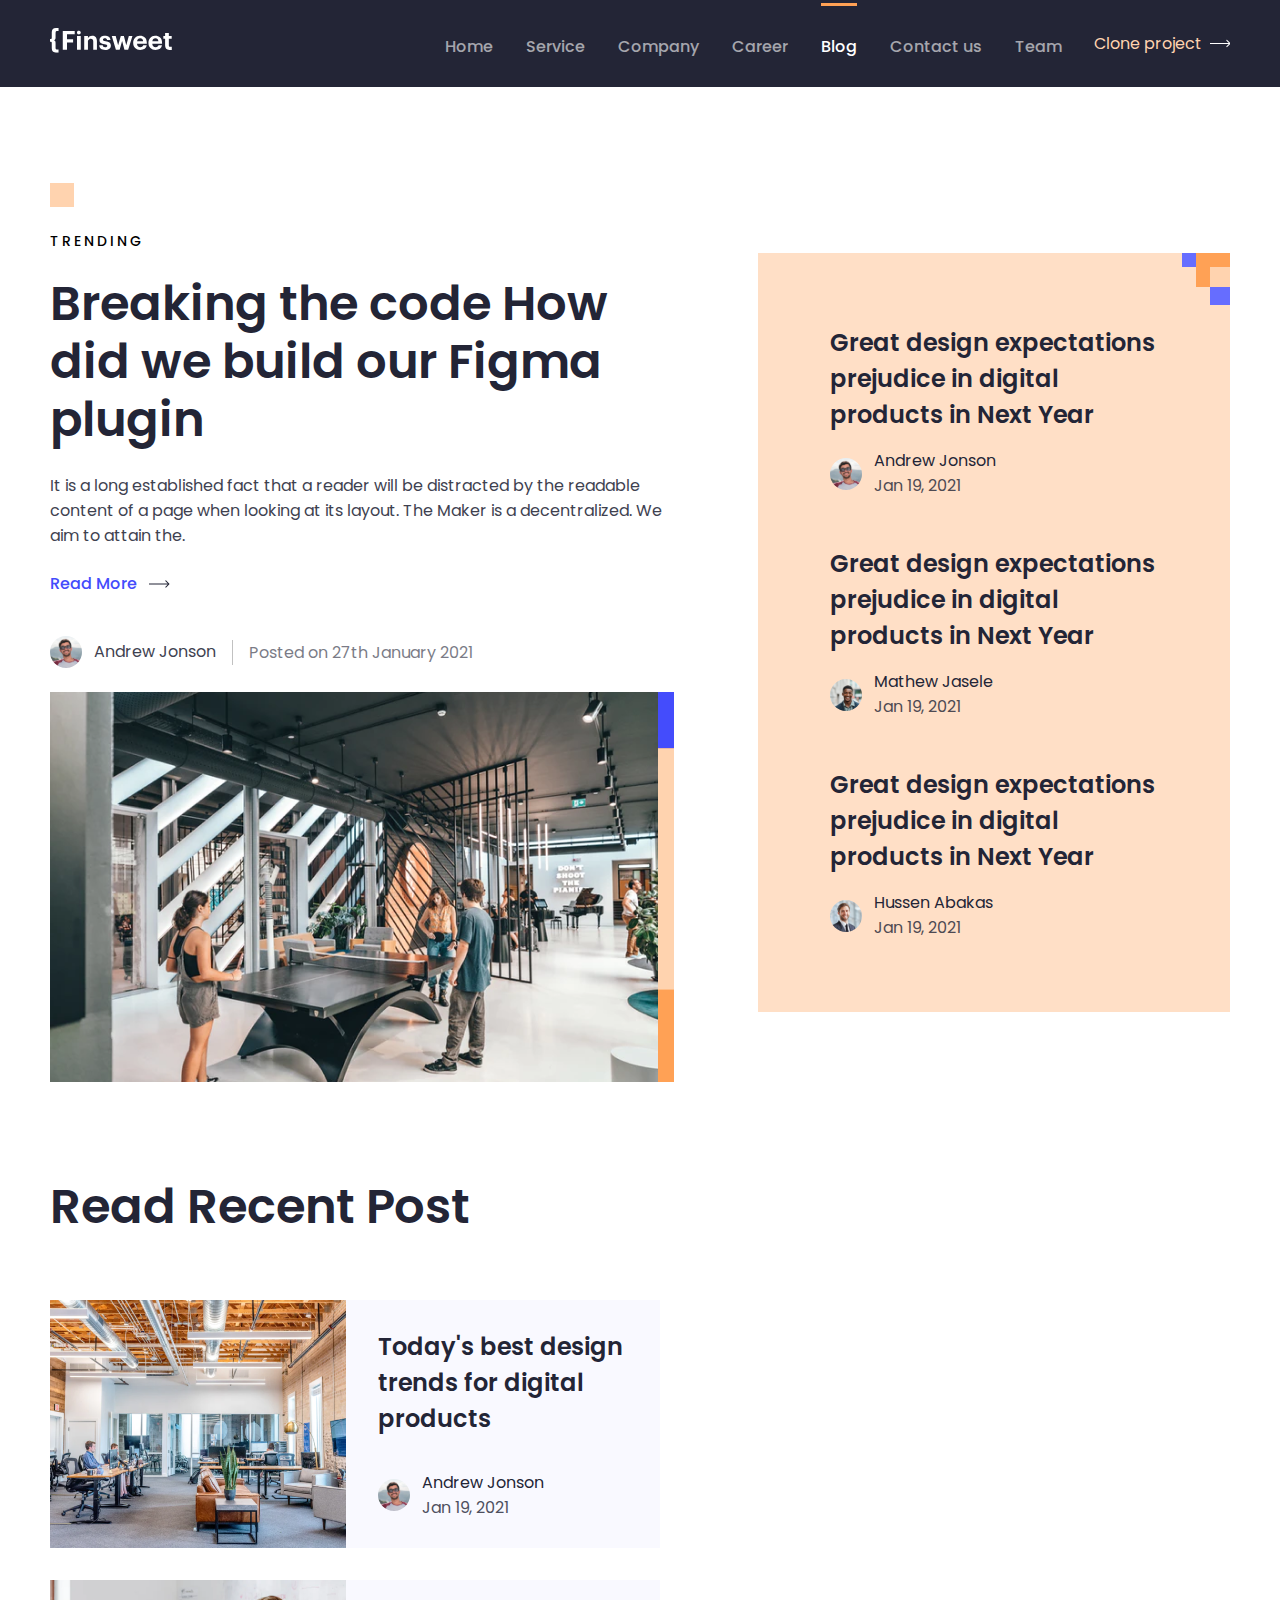
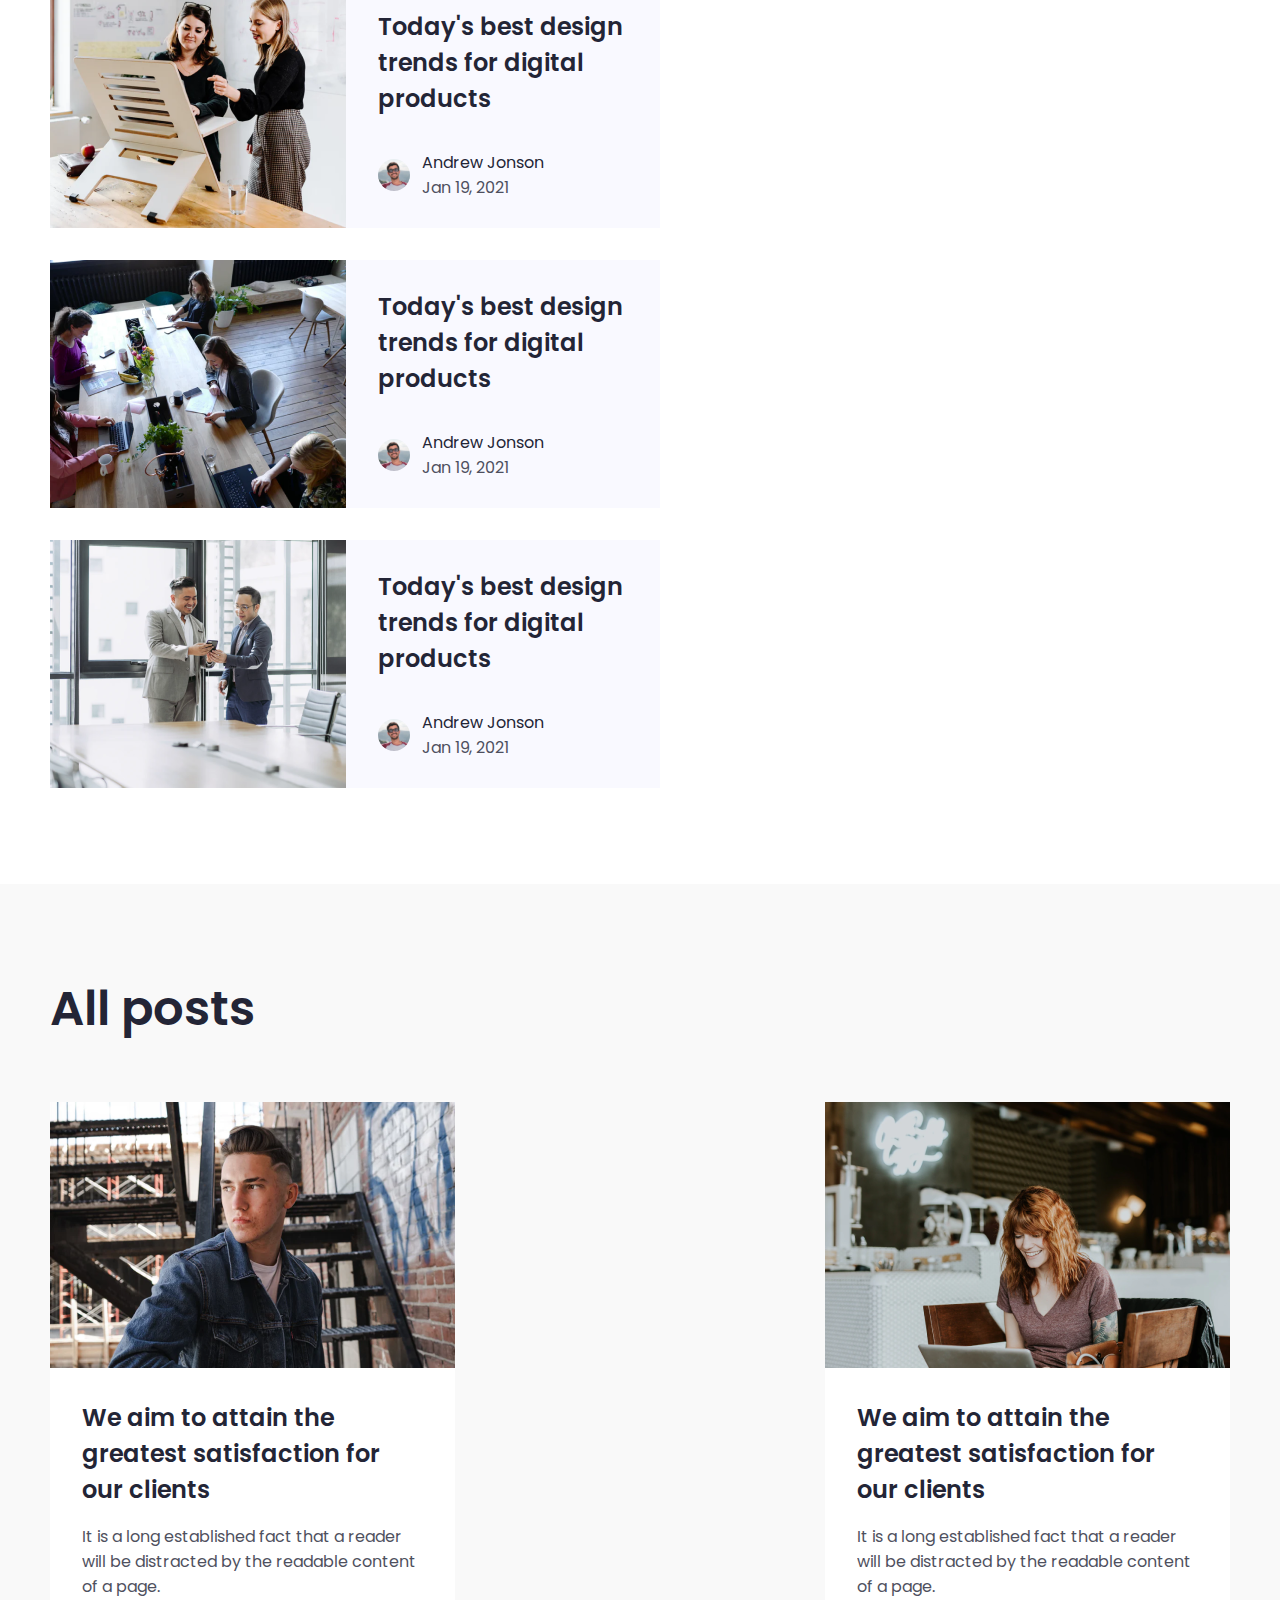
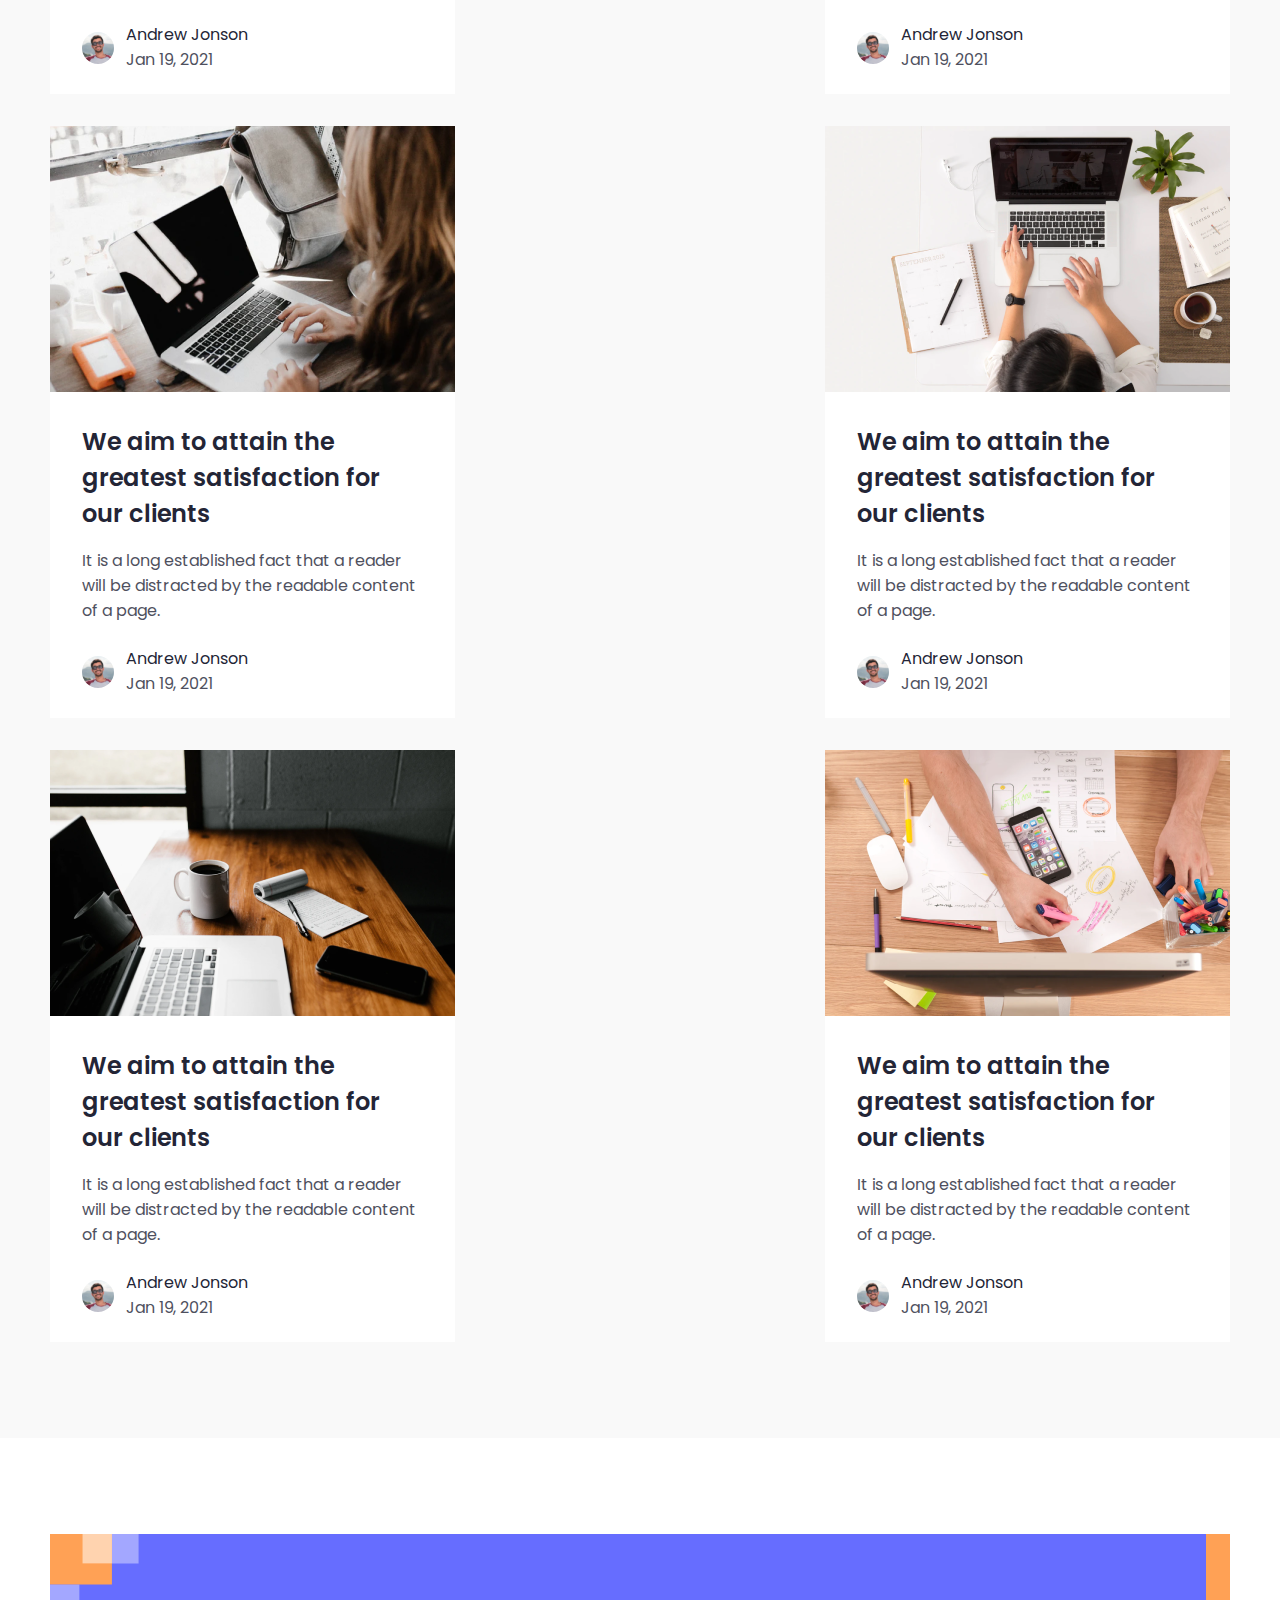
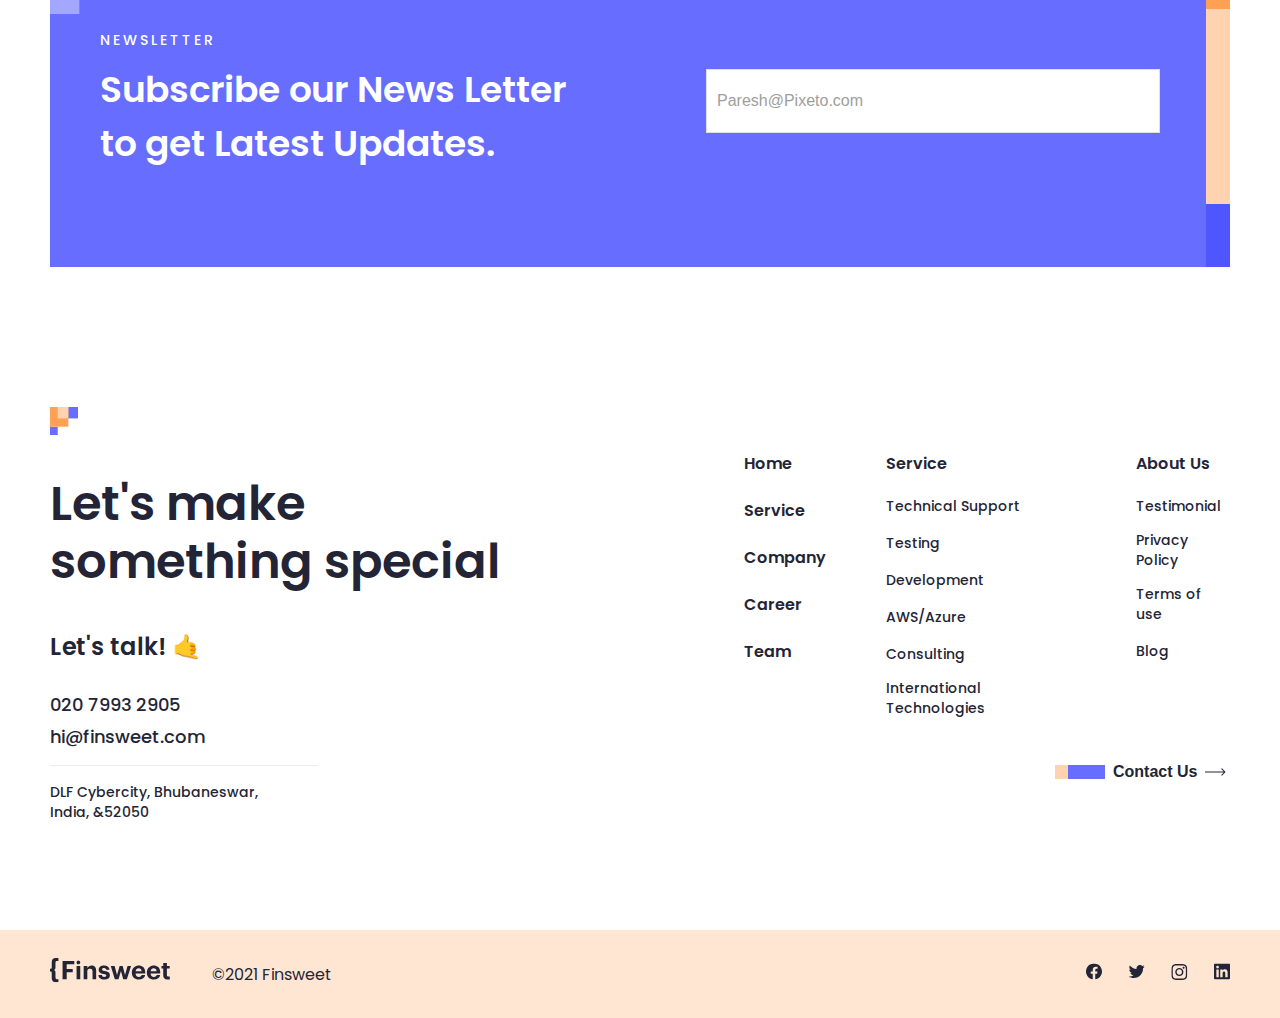
<file: pages/blog/blog.html>
<!DOCTYPE html>
<html lang="en">
  <head>
    <meta charset="UTF-8" />
    <meta name="viewport" content="width=device-width, initial-scale=1.0" />
    <title>Blog</title>
    <!-- STYLE -->
    <link rel="stylesheet" href="./blog.css" />
  </head>
  <body>
    <!-- HEADER START -->
    <header class="header">
      <div class="header-container container">
        <!-- LOGO -->
        <a class="site-logo" href="../../index.html">
          <img
            src="../../images/header-logo.svg"
            alt="site logo"
            width="122"
            height="25"
          />
        </a>
        <!-- NAV -->
        <nav class="sitenav">
          <ul class="sitenav-list">
            <li class="sitenav-item">
              <a class="sitenav-link" href="../../index.html">Home</a>
            </li>
            <li class="sitenav-item">
              <a class="sitenav-link" href="../../pages/services/services.html"
                >Service</a
              >
            </li>
            <li class="sitenav-item">
              <a class="sitenav-link" href="../../pages/company/company.html"
                >Company</a
              >
            </li>
            <li class="sitenav-item">
              <a class="sitenav-link" href="../../pages/career/career.html"
                >Career</a
              >
            </li>
            <li class="sitenav-item">
              <a
                class="sitenav-link"
                id="active"
                href="../../pages/blog/blog.html"
                >Blog</a
              >
            </li>
            <li class="sitenav-item">
              <a class="sitenav-link" href="../../pages/contact/contact.html"
                >Contact us</a
              >
            </li>
            <li class="sitenav-item">
              <a class="sitenav-link" href="../../pages/team/team.html">Team</a>
            </li>
          </ul>
          <!-- BUTTON -->
          <a class="header-btn" href=""
            ><span>Clone project</span
            ><img src="../../images/button-right.svg" alt=""
          /></a>
        </nav>
      </div>
    </header>
    <!-- HEADER END -->
    <!-- MAIN START -->
    <main class="main">
      <section class="hero">
        <div class="hero-container container">
          <div class="hero-left">
            <img
              class="blog-orange-shape"
              src="../../images/blog-orange-shape.svg"
              alt=""
            />
            <span class="subtitle">TREnding</span>
            <h1>Breaking the code How did we build our Figma plugin</h1>
            <p>
              It is a long established fact that a reader will be distracted by
              the readable content of a page when looking at its layout. The
              Maker is a decentralized. We aim to attain the.
            </p>
            <a class="hero-link" href="blog-inner/inner.html">
              <span>Read More</span>
              <img src="../../images/button-right-black.svg" alt="" />
            </a>
            <div class="hero-person-info">
              <div class="person">
                <img src="../../images/blog-person.svg" alt="" />
                <p>Andrew Jonson</p>
              </div>
              <div class="person-date">Posted on 27th January 2021</div>
            </div>
            <div class="hero-img">
              <img
                class="blog-hero-img"
                src="../../images/blog-hero-img.png"
                alt=""
              />
            </div>
          </div>
          <div class="hero-right">
            <div class="hero-right-card">
              <h4>
                Great design expectations prejudice in digital products in Next
                Year
              </h4>
              <div class="card-img">
                <img src="../../images/blog-hero-right-person-1.svg" alt="" />
                <div class="card-img-text">
                  <h6>Andrew Jonson</h6>
                  <p>Jan 19, 2021</p>
                </div>
              </div>
            </div>
            <div class="hero-right-card">
              <h4>
                Great design expectations prejudice in digital products in Next
                Year
              </h4>
              <div class="card-img">
                <img src="../../images/blog-hero-right-person-2.svg" alt="" />
                <div class="card-img-text">
                  <h6>Mathew Jasele</h6>
                  <p>Jan 19, 2021</p>
                </div>
              </div>
            </div>
            <div class="hero-right-card">
              <h4>
                Great design expectations prejudice in digital products in Next
                Year
              </h4>
              <div class="card-img">
                <img src="../../images/blog-hero-right-person-3.svg" alt="" />
                <div class="card-img-text">
                  <h6>Hussen Abakas</h6>
                  <p>Jan 19, 2021</p>
                </div>
              </div>
            </div>
          </div>
        </div>
      </section>
      <section class="posts">
        <div class="posts-container container">
          <h2>Read Recent Post</h2>
          <div class="post-cards">
            <div class="post-card">
              <img
                class="post-card-image"
                src="../../images/blog-post-img-1.png"
                alt=""
              />
              <div class="post-card-text">
                <h4>Today's best design trends for digital products</h4>
                <div class="card-img">
                  <img src="../../images/blog-hero-right-person-1.svg" alt="" />
                  <div class="card-img-text">
                    <h6>Andrew Jonson</h6>
                    <p>Jan 19, 2021</p>
                  </div>
                </div>
              </div>
            </div>
            <div class="post-card">
              <img
                class="post-card-image"
                src="../../images/blog-post-img-2.png"
                alt=""
              />
              <div class="post-card-text">
                <h4>Today's best design trends for digital products</h4>
                <div class="card-img">
                  <img src="../../images/blog-hero-right-person-1.svg" alt="" />
                  <div class="card-img-text">
                    <h6>Andrew Jonson</h6>
                    <p>Jan 19, 2021</p>
                  </div>
                </div>
              </div>
            </div>
            <div class="post-card">
              <img
                class="post-card-image"
                src="../../images/blog-post-img-3.png"
                alt=""
              />
              <div class="post-card-text">
                <h4>Today's best design trends for digital products</h4>
                <div class="card-img">
                  <img src="../../images/blog-hero-right-person-1.svg" alt="" />
                  <div class="card-img-text">
                    <h6>Andrew Jonson</h6>
                    <p>Jan 19, 2021</p>
                  </div>
                </div>
              </div>
            </div>
            <div class="post-card">
              <img
                class="post-card-image"
                src="../../images/blog-post-img-4.png"
                alt=""
              />
              <div class="post-card-text">
                <h4>Today's best design trends for digital products</h4>
                <div class="card-img">
                  <img src="../../images/blog-hero-right-person-1.svg" alt="" />
                  <div class="card-img-text">
                    <h6>Andrew Jonson</h6>
                    <p>Jan 19, 2021</p>
                  </div>
                </div>
              </div>
            </div>
          </div>
        </div>
      </section>
      <section class="all-posts">
        <div class="all-posts-container container">
          <h2>All posts</h2>
          <div class="all-post-cards">
            <div class="all-post-card">
              <img
                class="all-post-card-image"
                src="../../images/all-post-image-1.png"
                alt=""
              />
              <div class="all-post-card-text">
                <h4>
                  We aim to attain the greatest satisfaction for our clients
                </h4>
                <p class="all-post-card-text-subtitle">
                  It is a long established fact that a reader will be distracted
                  by the readable content of a page.
                </p>
                <div class="card-img">
                  <img src="../../images/blog-hero-right-person-1.svg" alt="" />
                  <div class="card-img-text">
                    <h6>Andrew Jonson</h6>
                    <p>Jan 19, 2021</p>
                  </div>
                </div>
              </div>
            </div>
            <div class="all-post-card">
              <img
                class="all-post-card-image"
                src="../../images/all-post-image-2.png"
                alt=""
              />
              <div class="all-post-card-text">
                <h4>
                  We aim to attain the greatest satisfaction for our clients
                </h4>
                <p class="all-post-card-text-subtitle">
                  It is a long established fact that a reader will be distracted
                  by the readable content of a page.
                </p>
                <div class="card-img">
                  <img src="../../images/blog-hero-right-person-1.svg" alt="" />
                  <div class="card-img-text">
                    <h6>Andrew Jonson</h6>
                    <p>Jan 19, 2021</p>
                  </div>
                </div>
              </div>
            </div>
            <div class="all-post-card">
              <img
                class="all-post-card-image"
                src="../../images/all-post-image-3.png"
                alt=""
              />
              <div class="all-post-card-text">
                <h4>
                  We aim to attain the greatest satisfaction for our clients
                </h4>
                <p class="all-post-card-text-subtitle">
                  It is a long established fact that a reader will be distracted
                  by the readable content of a page.
                </p>
                <div class="card-img">
                  <img src="../../images/blog-hero-right-person-1.svg" alt="" />
                  <div class="card-img-text">
                    <h6>Andrew Jonson</h6>
                    <p>Jan 19, 2021</p>
                  </div>
                </div>
              </div>
            </div>
            <div class="all-post-card">
              <img
                class="all-post-card-image"
                src="../../images/all-post-image-4.png"
                alt=""
              />
              <div class="all-post-card-text">
                <h4>
                  We aim to attain the greatest satisfaction for our clients
                </h4>
                <p class="all-post-card-text-subtitle">
                  It is a long established fact that a reader will be distracted
                  by the readable content of a page.
                </p>
                <div class="card-img">
                  <img src="../../images/blog-hero-right-person-1.svg" alt="" />
                  <div class="card-img-text">
                    <h6>Andrew Jonson</h6>
                    <p>Jan 19, 2021</p>
                  </div>
                </div>
              </div>
            </div>
            <div class="all-post-card">
              <img
                class="all-post-card-image"
                src="../../images/all-post-image-5.png"
                alt=""
              />
              <div class="all-post-card-text">
                <h4>
                  We aim to attain the greatest satisfaction for our clients
                </h4>
                <p class="all-post-card-text-subtitle">
                  It is a long established fact that a reader will be distracted
                  by the readable content of a page.
                </p>
                <div class="card-img">
                  <img src="../../images/blog-hero-right-person-1.svg" alt="" />
                  <div class="card-img-text">
                    <h6>Andrew Jonson</h6>
                    <p>Jan 19, 2021</p>
                  </div>
                </div>
              </div>
            </div>
            <div class="all-post-card">
              <img
                class="all-post-card-image"
                src="../../images/all-post-image-6.png"
                alt=""
              />
              <div class="all-post-card-text">
                <h4>
                  We aim to attain the greatest satisfaction for our clients
                </h4>
                <p class="all-post-card-text-subtitle">
                  It is a long established fact that a reader will be distracted
                  by the readable content of a page.
                </p>
                <div class="card-img">
                  <img src="../../images/blog-hero-right-person-1.svg" alt="" />
                  <div class="card-img-text">
                    <h6>Andrew Jonson</h6>
                    <p>Jan 19, 2021</p>
                  </div>
                </div>
              </div>
            </div>
          </div>
        </div>
      </section>
      <section class="register">
        <div class="container">
          <div class="register-container">
            <div class="register-text">
              <p>NEWSLETTER</p>
              <h2>Subscribe our News Letter to get Latest Updates.</h2>
            </div>
            <input
              type="email"
              class="email-input"
              placeholder="Paresh@Pixeto.com"
            />
          </div>
        </div>
      </section>
    </main>
    <!-- MAIN END -->
    <!-- FOOTER -->
    <footer class="footer">
      <div class="footer-top container">
        <div class="footer-top-left">
          <h2>Let's make something special</h2>
          <p>Let's talk! &#129305;</p>
          <span>020 7993 2905</span>
          <a class="gmail" href="mailto:example@example.com">hi@finsweet.com</a>
          <small>DLF Cybercity, Bhubaneswar, India, &52050</small>
        </div>
        <div class="footer-top-right">
          <div class="footer-top-right-links">
            <ul class="footer-top-list">
              <li>
                <a href="../../index.html">Home</a>
              </li>
              <li>
                <a href="../../pages/services/services.html">Service</a>
              </li>
              <li>
                <a href="../../pages/company/company.html">Company</a>
              </li>
              <li>
                <a href="../../pages/career/career.html">Career</a>
              </li>
              <li>
                <a href="../../pages/team/team.html">Team</a>
              </li>
            </ul>
            <ul class="footer-top-list-2">
              <li>
                <a href="#">Service</a>
              </li>
              <li>
                <a href="#">Technical Support</a>
              </li>
              <li>
                <a href="#">Testing</a>
              </li>
              <li>
                <a href="#">Development</a>
              </li>
              <li>
                <a href="#">AWS/Azure</a>
              </li>
              <li>
                <a href="#">Consulting</a>
              </li>
              <li>
                <a href="#">International Technologies</a>
              </li>
            </ul>
            <ul class="footer-top-list-3">
              <li>
                <a href="#">About Us</a>
              </li>
              <li>
                <a href="#">Testimonial</a>
              </li>
              <li>
                <a href="../../pages/privacy/privacy.html">Privacy Policy</a>
              </li>
              <li>
                <a href="#">Terms of use</a>
              </li>
              <li>
                <a href="#">Blog</a>
              </li>
            </ul>
          </div>
          <button class="footer-btn">
            <img src="../../images/Shapes4.svg" alt="" />
            <span>Contact Us</span>
            <img src="../../images/button-right-black.svg" alt="" />
          </button>
        </div>
      </div>
      <div class="footer-bottom">
        <div class="footer-bottom-container container">
          <div class="footer-logo">
            <a href="../../index.html"
              ><img src="../../images/footer-logo.svg" alt=""
            /></a>
            <span>©2021 Finsweet</span>
          </div>
          <div class="social-medias">
            <a href=""
              ><svg
                width="16"
                height="17"
                viewBox="0 0 16 17"
                fill="none"
                xmlns="http://www.w3.org/2000/svg"
              >
                <g clip-path="url(#clip0_1_1760)">
                  <path
                    d="M16 8.52246C16 4.10418 12.4183 0.522461 8 0.522461C3.58172 0.522461 0 4.10418 0 8.52246C0 12.5154 2.92547 15.8251 6.75 16.4253V10.835H4.71875V8.52246H6.75V6.75996C6.75 4.75496 7.94438 3.64746 9.77172 3.64746C10.6467 3.64746 11.5625 3.80371 11.5625 3.80371V5.77246H10.5538C9.56 5.77246 9.25 6.38918 9.25 7.02246V8.52246H11.4688L11.1141 10.835H9.25V16.4253C13.0745 15.8251 16 12.5154 16 8.52246Z"
                    fill="#232536"
                  />
                </g>
                <defs>
                  <clipPath id="clip0_1_1760">
                    <rect
                      width="16"
                      height="16"
                      fill="white"
                      transform="translate(0 0.522461)"
                    />
                  </clipPath>
                </defs></svg
            ></a>
            <a href=""
              ><svg
                width="17"
                height="17"
                viewBox="0 0 17 17"
                fill="none"
                xmlns="http://www.w3.org/2000/svg"
              >
                <g clip-path="url(#clip0_1_1762)">
                  <path
                    d="M5.69994 15.0225C11.7362 15.0225 15.0387 10.0203 15.0387 5.6837C15.0387 5.54308 15.0356 5.39933 15.0293 5.2587C15.6718 4.7941 16.2262 4.21863 16.6665 3.55933C16.0682 3.82553 15.4329 3.99938 14.7824 4.07495C15.4674 3.6644 15.9802 3.01944 16.2259 2.25964C15.5815 2.6415 14.8769 2.91087 14.1421 3.0562C13.6471 2.53017 12.9925 2.18187 12.2796 2.06516C11.5668 1.94845 10.8353 2.06983 10.1983 2.41053C9.56137 2.75122 9.05437 3.29226 8.75574 3.95C8.4571 4.60774 8.38346 5.34554 8.54619 6.04933C7.2415 5.98385 5.96513 5.64493 4.79983 5.05453C3.63452 4.46412 2.6063 3.63542 1.78182 2.62214C1.36277 3.34462 1.23454 4.19956 1.42319 5.01319C1.61184 5.82682 2.10321 6.53809 2.79744 7.00245C2.27626 6.9859 1.76649 6.84558 1.31025 6.59308V6.6337C1.30979 7.39189 1.5719 8.12685 2.05204 8.71364C2.53219 9.30043 3.20072 9.70284 3.944 9.85245C3.46121 9.98455 2.95449 10.0038 2.46307 9.9087C2.67281 10.5608 3.08089 11.1311 3.63035 11.54C4.17982 11.949 4.84325 12.1762 5.52807 12.19C4.36545 13.1032 2.92929 13.5985 1.45088 13.5962C1.1887 13.5958 0.92677 13.5797 0.666504 13.5481C2.16841 14.5116 3.91552 15.0234 5.69994 15.0225Z"
                    fill="#232536"
                  />
                </g>
                <defs>
                  <clipPath id="clip0_1_1762">
                    <rect
                      width="16"
                      height="16"
                      fill="white"
                      transform="translate(0.666504 0.522461)"
                    />
                  </clipPath>
                </defs>
              </svg>
            </a>
            <a href=""
              ><svg
                width="17"
                height="16"
                viewBox="0 0 17 16"
                fill="none"
                xmlns="http://www.w3.org/2000/svg"
              >
                <g clip-path="url(#clip0_1_363)">
                  <path
                    d="M8.3335 1.44062C10.471 1.44062 10.7241 1.45 11.5647 1.4875C12.346 1.52187 12.7679 1.65313 13.0491 1.7625C13.421 1.90625 13.6897 2.08125 13.9679 2.35938C14.2491 2.64062 14.421 2.90625 14.5647 3.27813C14.6741 3.55938 14.8054 3.98438 14.8397 4.7625C14.8772 5.60625 14.8866 5.85938 14.8866 7.99375C14.8866 10.1313 14.8772 10.3844 14.8397 11.225C14.8054 12.0063 14.6741 12.4281 14.5647 12.7094C14.421 13.0813 14.246 13.35 13.9679 13.6281C13.6866 13.9094 13.421 14.0813 13.0491 14.225C12.7679 14.3344 12.3429 14.4656 11.5647 14.5C10.721 14.5375 10.4679 14.5469 8.3335 14.5469C6.196 14.5469 5.94287 14.5375 5.10225 14.5C4.321 14.4656 3.89912 14.3344 3.61787 14.225C3.246 14.0813 2.97725 13.9063 2.69912 13.6281C2.41787 13.3469 2.246 13.0813 2.10225 12.7094C1.99287 12.4281 1.86162 12.0031 1.82725 11.225C1.78975 10.3813 1.78037 10.1281 1.78037 7.99375C1.78037 5.85625 1.78975 5.60313 1.82725 4.7625C1.86162 3.98125 1.99287 3.55938 2.10225 3.27813C2.246 2.90625 2.421 2.6375 2.69912 2.35938C2.98037 2.07812 3.246 1.90625 3.61787 1.7625C3.89912 1.65313 4.32412 1.52187 5.10225 1.4875C5.94287 1.45 6.196 1.44062 8.3335 1.44062ZM8.3335 0C6.16162 0 5.88975 0.009375 5.03662 0.046875C4.18662 0.084375 3.60225 0.221875 3.096 0.41875C2.56787 0.625 2.121 0.896875 1.67725 1.34375C1.23037 1.7875 0.958496 2.23438 0.752246 2.75938C0.555371 3.26875 0.417871 3.85 0.380371 4.7C0.342871 5.55625 0.333496 5.82812 0.333496 8C0.333496 10.1719 0.342871 10.4438 0.380371 11.2969C0.417871 12.1469 0.555371 12.7313 0.752246 13.2375C0.958496 13.7656 1.23037 14.2125 1.67725 14.6562C2.121 15.1 2.56787 15.375 3.09287 15.5781C3.60225 15.775 4.1835 15.9125 5.0335 15.95C5.88662 15.9875 6.1585 15.9969 8.33037 15.9969C10.5022 15.9969 10.7741 15.9875 11.6272 15.95C12.4772 15.9125 13.0616 15.775 13.5679 15.5781C14.0929 15.375 14.5397 15.1 14.9835 14.6562C15.4272 14.2125 15.7022 13.7656 15.9054 13.2406C16.1022 12.7313 16.2397 12.15 16.2772 11.3C16.3147 10.4469 16.3241 10.175 16.3241 8.00313C16.3241 5.83125 16.3147 5.55938 16.2772 4.70625C16.2397 3.85625 16.1022 3.27188 15.9054 2.76562C15.7085 2.23438 15.4366 1.7875 14.9897 1.34375C14.546 0.9 14.0991 0.625 13.5741 0.421875C13.0647 0.225 12.4835 0.0875 11.6335 0.05C10.7772 0.009375 10.5054 0 8.3335 0Z"
                    fill="#232536"
                  />
                  <path
                    d="M8.3335 3.89062C6.06475 3.89062 4.22412 5.73125 4.22412 8C4.22412 10.2688 6.06475 12.1094 8.3335 12.1094C10.6022 12.1094 12.4429 10.2688 12.4429 8C12.4429 5.73125 10.6022 3.89062 8.3335 3.89062ZM8.3335 10.6656C6.86162 10.6656 5.66787 9.47188 5.66787 8C5.66787 6.52813 6.86162 5.33437 8.3335 5.33437C9.80537 5.33437 10.9991 6.52813 10.9991 8C10.9991 9.47188 9.80537 10.6656 8.3335 10.6656Z"
                    fill="#232536"
                  />
                  <path
                    d="M13.5647 3.72817C13.5647 4.25943 13.1335 4.68755 12.6054 4.68755C12.0741 4.68755 11.646 4.2563 11.646 3.72817C11.646 3.19692 12.0772 2.7688 12.6054 2.7688C13.1335 2.7688 13.5647 3.20005 13.5647 3.72817Z"
                    fill="#232536"
                  />
                </g>
                <defs>
                  <clipPath id="clip0_1_363">
                    <rect
                      width="16"
                      height="16"
                      fill="white"
                      transform="translate(0.333496)"
                    />
                  </clipPath>
                </defs>
              </svg>
            </a>
            <a href=""
              ><svg
                width="16"
                height="17"
                viewBox="0 0 16 17"
                fill="none"
                xmlns="http://www.w3.org/2000/svg"
              >
                <g clip-path="url(#clip0_1_1769)">
                  <path
                    d="M14.8156 0.522461H1.18125C0.528125 0.522461 0 1.03809 0 1.67559V15.3662C0 16.0037 0.528125 16.5225 1.18125 16.5225H14.8156C15.4688 16.5225 16 16.0037 16 15.3693V1.67559C16 1.03809 15.4688 0.522461 14.8156 0.522461ZM4.74687 14.1568H2.37188V6.51934H4.74687V14.1568ZM3.55938 5.47871C2.79688 5.47871 2.18125 4.86309 2.18125 4.10371C2.18125 3.34434 2.79688 2.72871 3.55938 2.72871C4.31875 2.72871 4.93437 3.34434 4.93437 4.10371C4.93437 4.85996 4.31875 5.47871 3.55938 5.47871ZM13.6344 14.1568H11.2625V10.4443C11.2625 9.55996 11.2469 8.41934 10.0281 8.41934C8.79375 8.41934 8.60625 9.38496 8.60625 10.3818V14.1568H6.2375V6.51934H8.5125V7.56309H8.54375C8.85938 6.96309 9.63438 6.32871 10.7875 6.32871C13.1906 6.32871 13.6344 7.90996 13.6344 9.96621V14.1568Z"
                    fill="#232536"
                  />
                </g>
                <defs>
                  <clipPath id="clip0_1_1769">
                    <rect
                      width="16"
                      height="16"
                      fill="white"
                      transform="translate(0 0.522461)"
                    />
                  </clipPath>
                </defs>
              </svg>
            </a>
          </div>
        </div>
      </div>
    </footer>
    <!-- FOOTER END  -->
  </body>
</html>
</file>
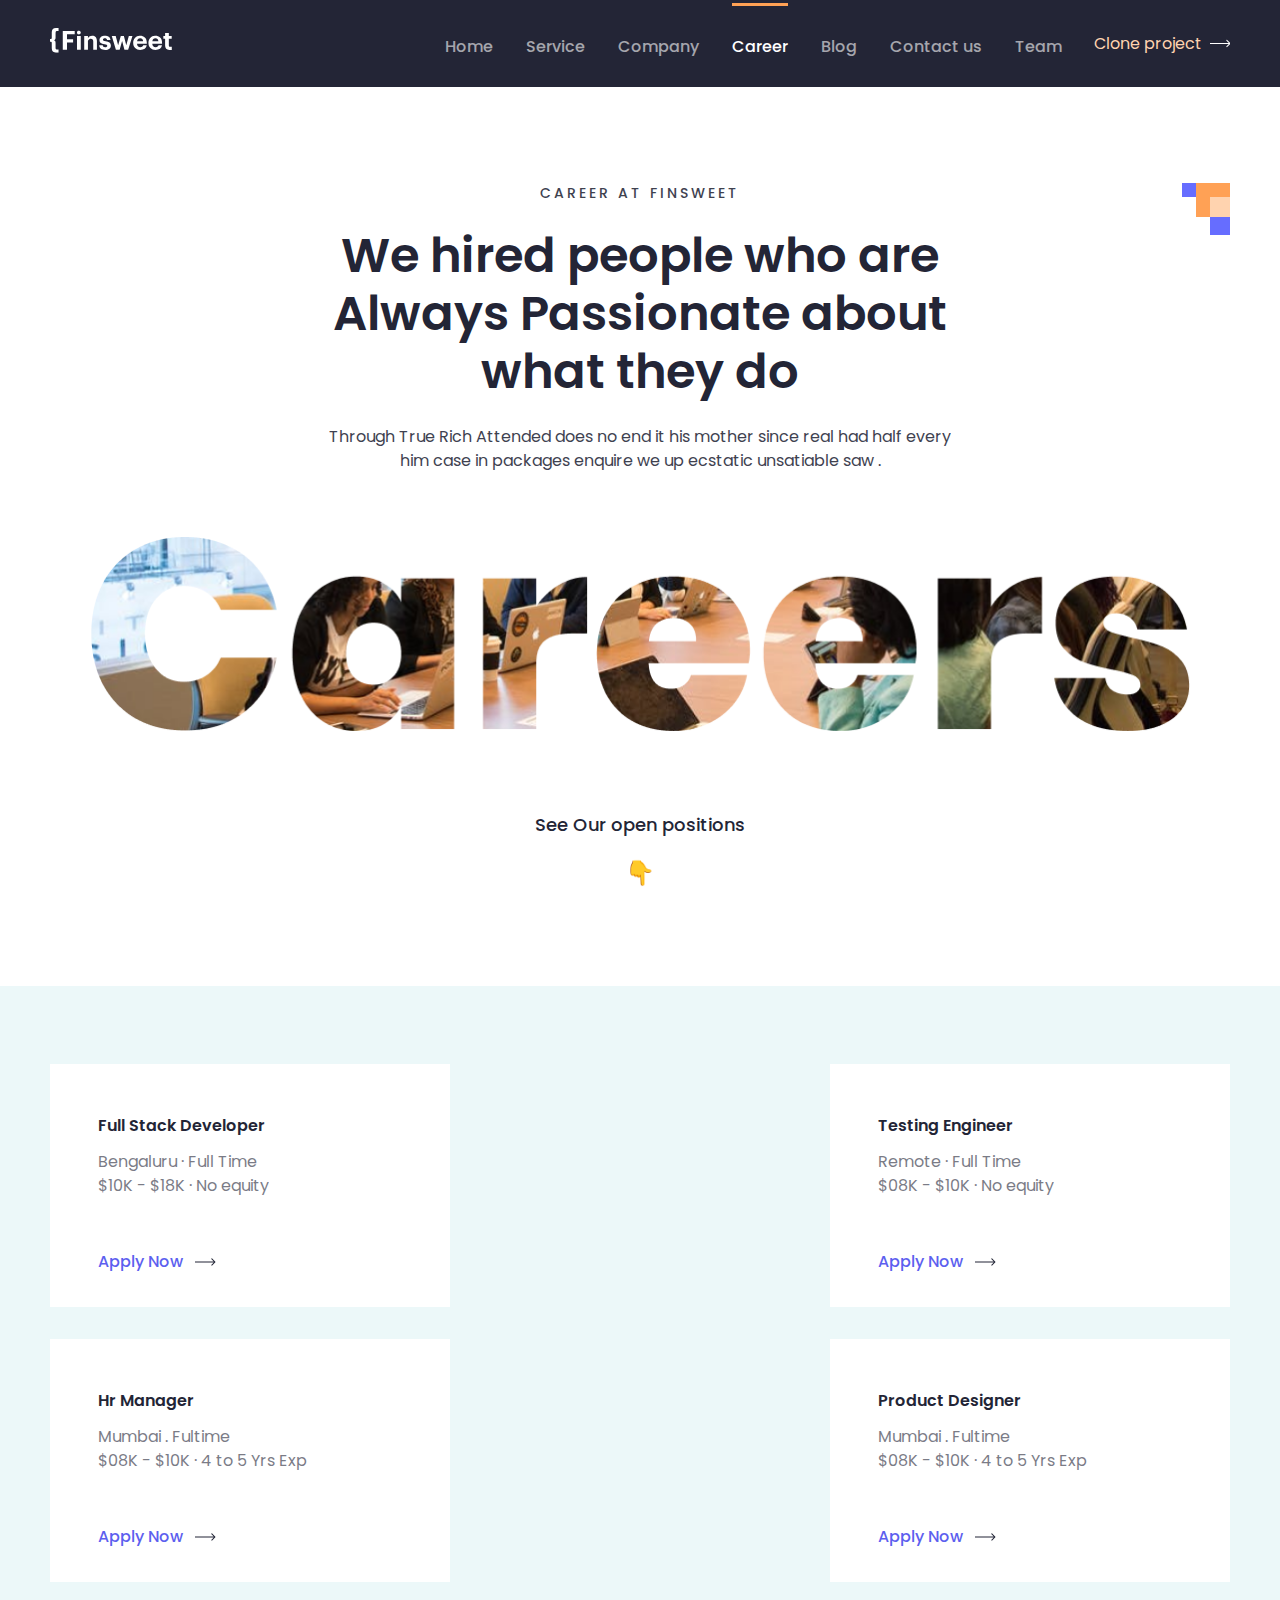
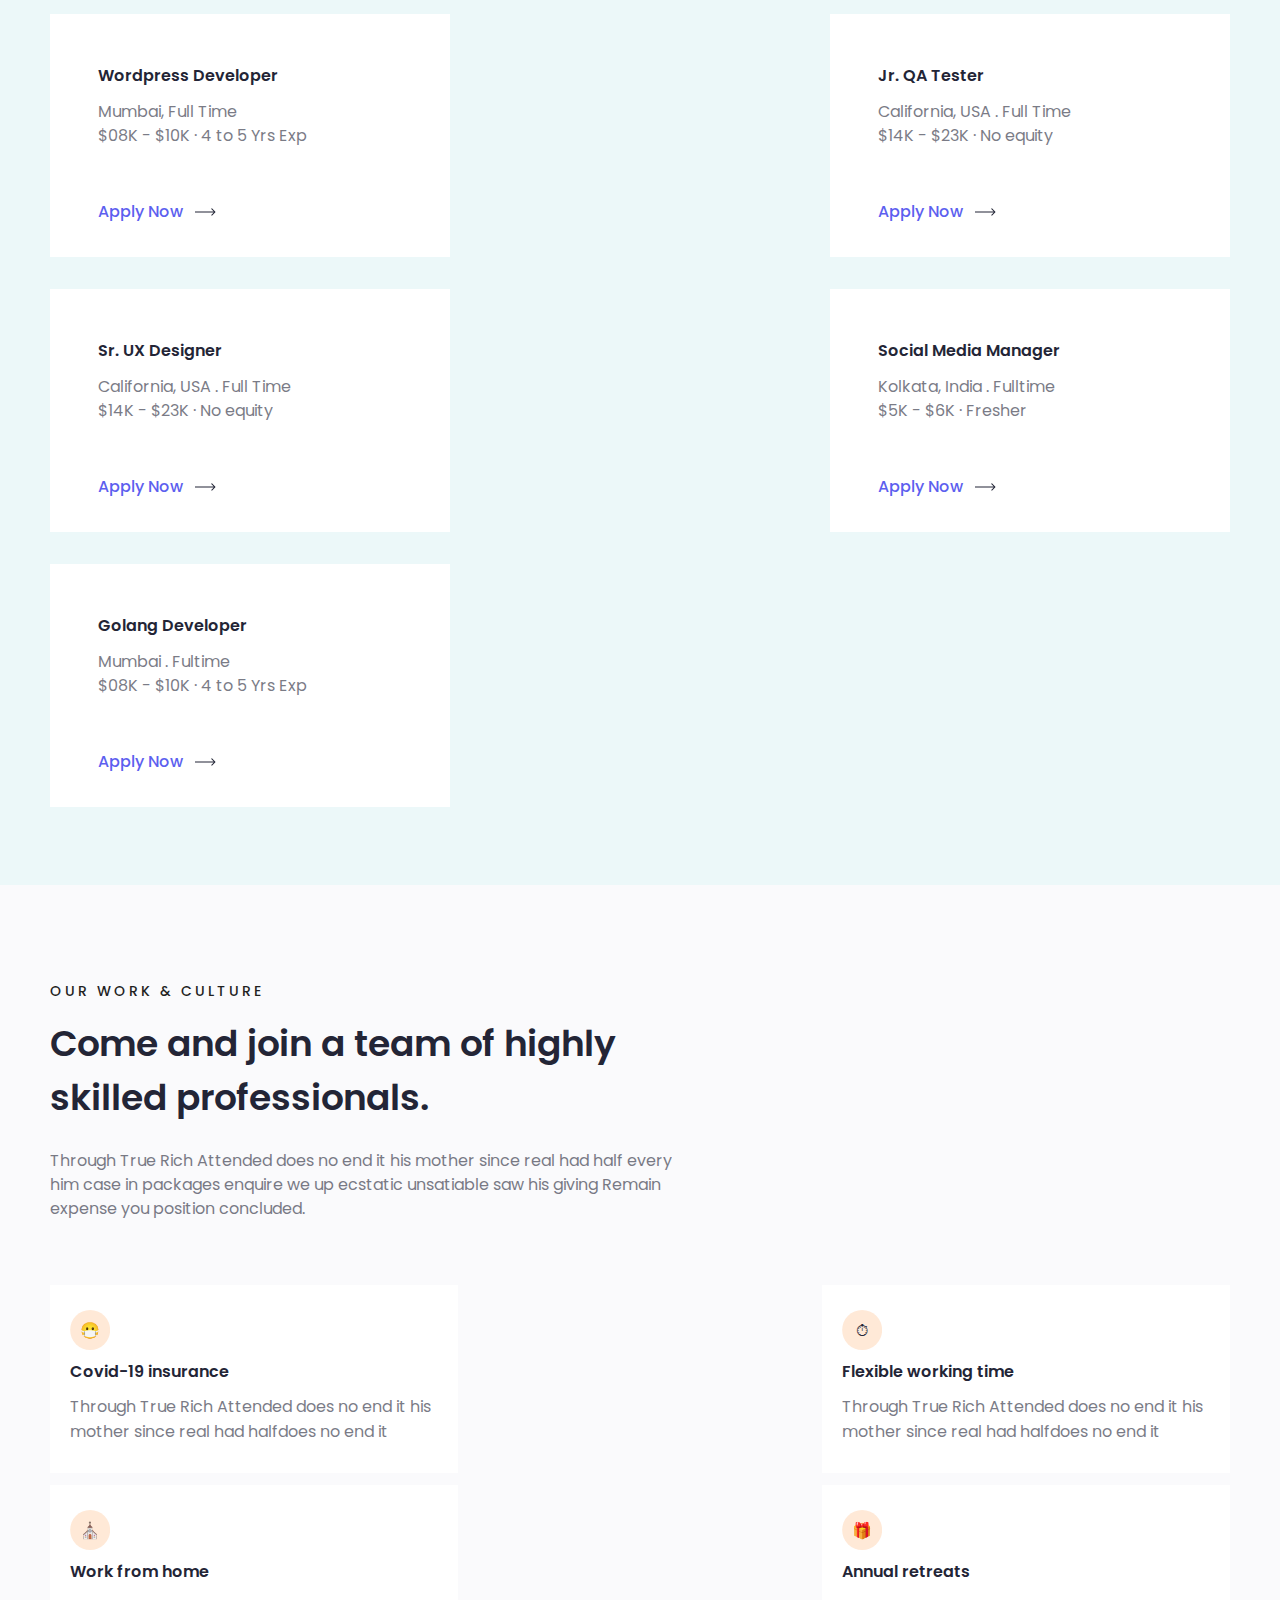
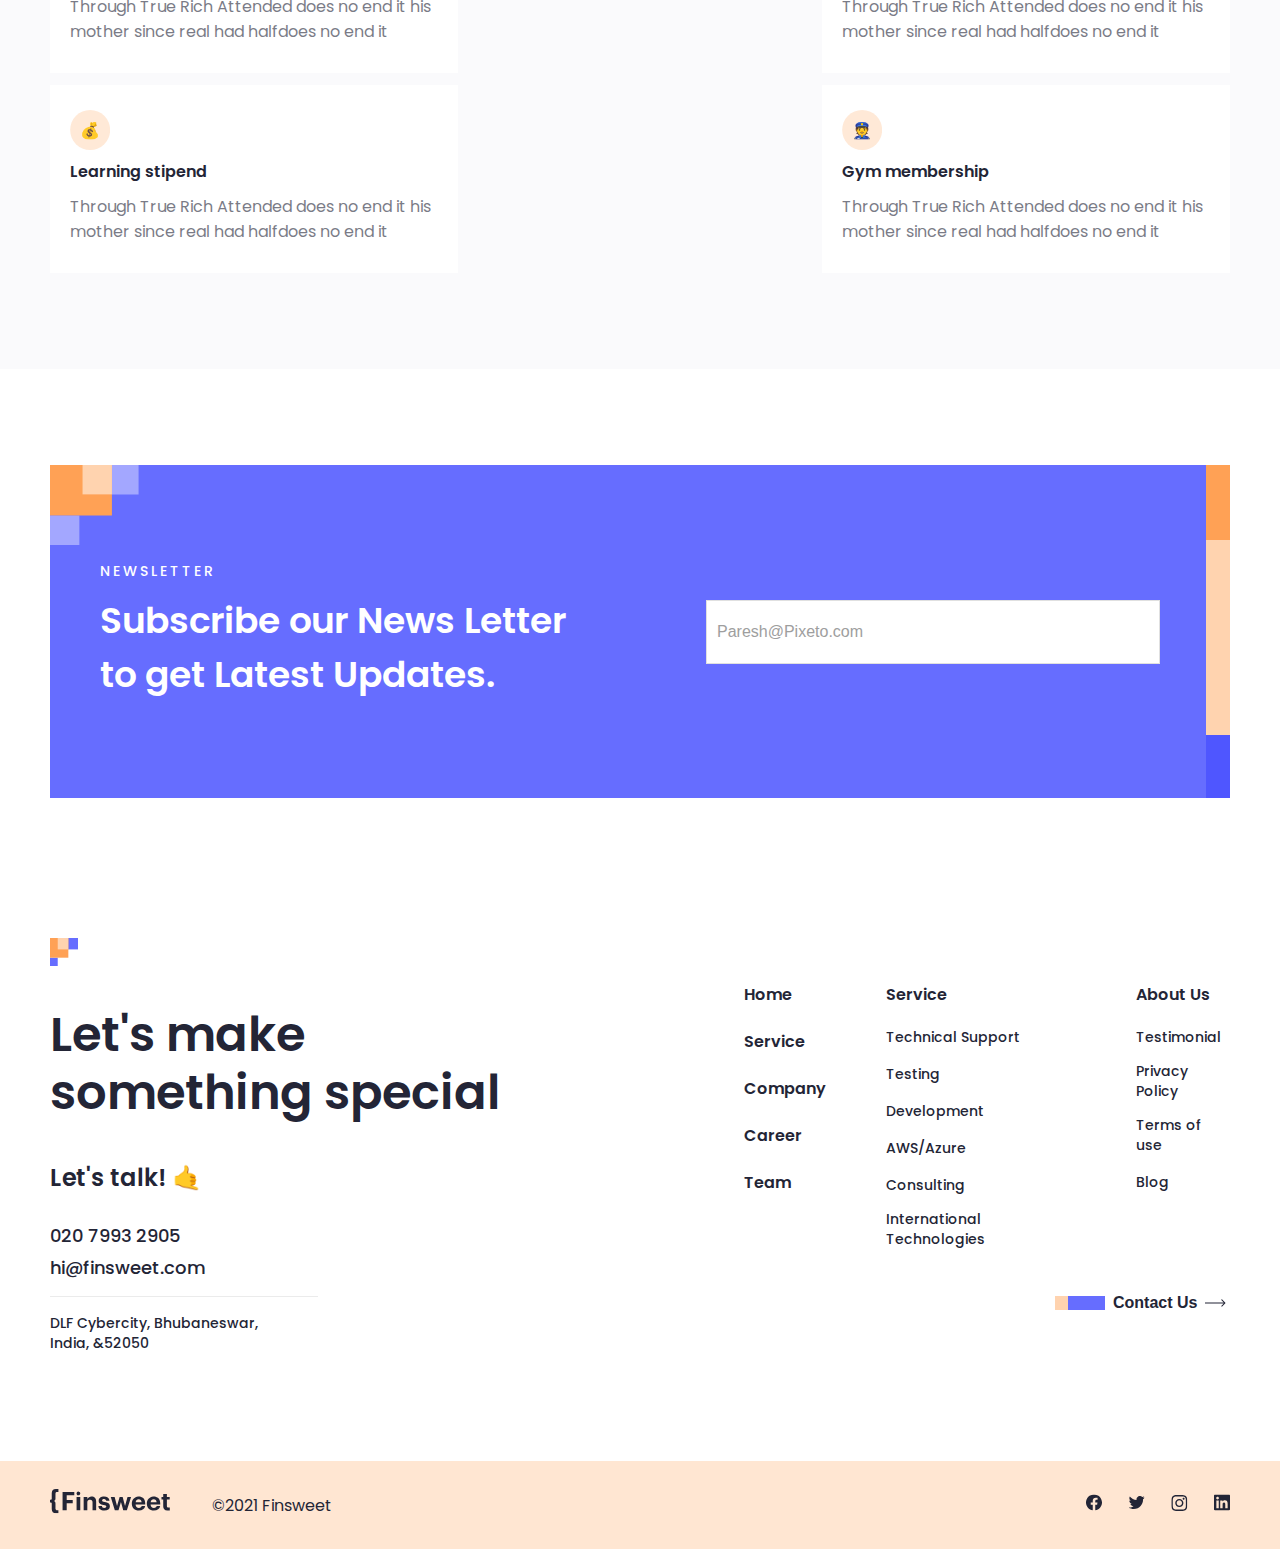
<file: pages/career/career.html>
<!DOCTYPE html>
<html lang="en">
  <head>
    <meta charset="UTF-8" />
    <meta name="viewport" content="width=device-width, initial-scale=1.0" />
    <title>Career</title>
    <!-- STYLE -->
    <link rel="stylesheet" href="./career.css" />
  </head>
  <body>
    <!-- HEADER START -->
    <header class="header">
      <div class="header-container container">
        <!-- LOGO -->
        <a class="site-logo" href="../../index.html">
          <img
            src="../../images/header-logo.svg"
            alt="site logo"
            width="122"
            height="25"
          />
        </a>
        <!-- NAV -->
        <nav class="sitenav">
          <ul class="sitenav-list">
            <li class="sitenav-item">
              <a class="sitenav-link" href="../../index.html">Home</a>
            </li>
            <li class="sitenav-item">
              <a class="sitenav-link" href="../../pages/services/services.html"
                >Service</a
              >
            </li>
            <li class="sitenav-item">
              <a class="sitenav-link" href="../../pages/company/company.html"
                >Company</a
              >
            </li>
            <li class="sitenav-item">
              <a
                class="sitenav-link"
                id="active"
                href="../../pages/career/career.html"
                >Career</a
              >
            </li>
            <li class="sitenav-item">
              <a class="sitenav-link" href="../../pages/blog/blog.html">Blog</a>
            </li>
            <li class="sitenav-item">
              <a class="sitenav-link" href="../../pages/contact/contact.html"
                >Contact us</a
              >
            </li>
            <li class="sitenav-item">
              <a class="sitenav-link" href="../../pages/team/team.html">Team</a>
            </li>
          </ul>
          <!-- BUTTON -->
          <a class="header-btn" href=""
            ><span>Clone project</span
            ><img src="../../images/button-right.svg" alt=""
          /></a>
        </nav>
      </div>
    </header>
    <!-- HEADER END -->
    <!-- MAIN START -->
    <main class="main">
      <section class="hero">
        <div class="container">
          <div class="hero-inside">
            <span> CAREER AT FINSWEET</span>
            <h2>
              We hired people who are Always Passionate about what they do
            </h2>
            <p class="hero-paragraph">
              Through True Rich Attended does no end it his mother since real
              had half every him case in packages enquire we up ecstatic
              unsatiable saw .
            </p>
            <img src="../../images/career.png" alt="" />
            <p class="hero-text-see-other">See Our open positions</p>
            <p class="hero-emogy">&#128071;</p>
          </div>
        </div>
      </section>
      <section class="cources">
        <div class="cources-container container">
          <div class="cource-card">
            <h6>Full Stack Developer</h6>
            <p>Bengaluru · Full Time</p>
            <p>$10K - $18K · No equity</p>
            <a class="cource-link" href="inner career/innnercarreer.html"
              ><span>Apply Now</span
              ><img src="../../images/button-right-black.svg" alt=""
            /></a>
          </div>
          <div class="cource-card">
            <h6>Testing Engineer</h6>
            <p>Remote · Full Time</p>
            <p>$08K - $10K · No equity</p>
            <a class="cource-link" href="inner career/innnercarreer.html"
              ><span>Apply Now</span
              ><img src="../../images/button-right-black.svg" alt=""
            /></a>
          </div>
          <div class="cource-card">
            <h6>Hr Manager</h6>
            <p>Mumbai . Fultime</p>
            <p>$08K - $10K · 4 to 5 Yrs Exp</p>
            <a class="cource-link" href="inner career/innnercarreer.html"
              ><span>Apply Now</span
              ><img src="../../images/button-right-black.svg" alt=""
            /></a>
          </div>
          <div class="cource-card">
            <h6>Product Designer</h6>
            <p>Mumbai . Fultime</p>
            <p>$08K - $10K · 4 to 5 Yrs Exp</p>
            <a class="cource-link" href="inner career/innnercarreer.html"
              ><span>Apply Now</span
              ><img src="../../images/button-right-black.svg" alt=""
            /></a>
          </div>
          <div class="cource-card">
            <h6>Wordpress Developer</h6>
            <p>Mumbai, Full Time</p>
            <p>$08K - $10K · 4 to 5 Yrs Exp</p>
            <a class="cource-link" href="inner career/innnercarreer.html"
              ><span>Apply Now</span
              ><img src="../../images/button-right-black.svg" alt=""
            /></a>
          </div>
          <div class="cource-card">
            <h6>Jr. QA Tester</h6>
            <p>California, USA . Full Time</p>
            <p>$14K - $23K · No equity</p>
            <a class="cource-link" href="inner career/innnercarreer.html"
              ><span>Apply Now</span
              ><img src="../../images/button-right-black.svg" alt=""
            /></a>
          </div>
          <div class="cource-card">
            <h6>Sr. UX Designer</h6>
            <p>California, USA . Full Time</p>
            <p>$14K - $23K · No equity</p>
            <a class="cource-link" href="inner career/innnercarreer.html"
              ><span>Apply Now</span
              ><img src="../../images/button-right-black.svg" alt=""
            /></a>
          </div>
          <div class="cource-card">
            <h6>Social Media Manager</h6>
            <p>Kolkata, India . Fulltime</p>
            <p>$5K - $6K · Fresher</p>
            <a class="cource-link" href="inner career/innnercarreer.html"
              ><span>Apply Now</span
              ><img src="../../images/button-right-black.svg" alt=""
            /></a>
          </div>
          <div class="cource-card">
            <h6>Golang Developer</h6>
            <p>Mumbai . Fultime</p>
            <p>$08K - $10K · 4 to 5 Yrs Exp</p>
            <a class="cource-link" href="inner career/innnercarreer.html"
              ><span>Apply Now</span
              ><img src="../../images/button-right-black.svg" alt=""
            /></a>
          </div>
        </div>
      </section>
      <section class="skill-of-team">
        <div class="container skill-of-team-container">
          <div class="team-top">
            <span>OUR WORK & CULTURE</span>
            <h2>Come and join a team of highly skilled professionals.</h2>
            <p>
              Through True Rich Attended does no end it his mother since real
              had half every him case in packages enquire we up ecstatic
              unsatiable saw his giving Remain expense you position concluded.
            </p>
          </div>
          <div class="card-about-work">
            <div class="card">
              <div class="place-for-icon">&#128567;</div>
              <h6>Covid-19 insurance</h6>
              <p>
                Through True Rich Attended does no end it his mother since real
                had halfdoes no end it
              </p>
            </div>
            <div class="card">
              <div class="place-for-icon">&#9201;</div>
              <h6>Flexible working time</h6>
              <p>
                Through True Rich Attended does no end it his mother since real
                had halfdoes no end it
              </p>
            </div>
            <div class="card">
              <div class="place-for-icon">&#9962;</div>
              <h6>Work from home</h6>
              <p>
                Through True Rich Attended does no end it his mother since real
                had halfdoes no end it
              </p>
            </div>
            <div class="card">
              <div class="place-for-icon">&#127873;</div>
              <h6>Annual retreats</h6>
              <p>
                Through True Rich Attended does no end it his mother since real
                had halfdoes no end it
              </p>
            </div>
            <div class="card">
              <div class="place-for-icon">&#128176;</div>
              <h6>Learning stipend</h6>
              <p>
                Through True Rich Attended does no end it his mother since real
                had halfdoes no end it
              </p>
            </div>
            <div class="card">
              <div class="place-for-icon">&#128110;</div>
              <h6>Gym membership</h6>
              <p>
                Through True Rich Attended does no end it his mother since real
                had halfdoes no end it
              </p>
            </div>
          </div>
        </div>
      </section>
      <section class="register">
        <div class="container">
          <div class="register-container">
            <div class="register-text">
              <p>NEWSLETTER</p>
              <h2>Subscribe our News Letter to get Latest Updates.</h2>
            </div>
            <input
              type="email"
              class="email-input"
              placeholder="Paresh@Pixeto.com"
            />
          </div>
        </div>
      </section>
    </main>
    <!-- MAIN END -->
    <!-- FOOTER -->
    <footer class="footer">
      <div class="footer-top container">
        <div class="footer-top-left">
          <h2>Let's make something special</h2>
          <p>Let's talk! &#129305;</p>
          <span>020 7993 2905</span>
          <a class="gmail" href="mailto:example@example.com">hi@finsweet.com</a>
          <small>DLF Cybercity, Bhubaneswar, India, &52050</small>
        </div>
        <div class="footer-top-right">
          <div class="footer-top-right-links">
            <ul class="footer-top-list">
              <li>
                <a href="../../index.html">Home</a>
              </li>
              <li>
                <a href="../../pages/services/services.html">Service</a>
              </li>
              <li>
                <a href="../../pages/company/company.html">Company</a>
              </li>
              <li>
                <a href="../../pages/career/career.html">Career</a>
              </li>
              <li>
                <a href="../../pages/team/team.html">Team</a>
              </li>
            </ul>
            <ul class="footer-top-list-2">
              <li>
                <a href="#">Service</a>
              </li>
              <li>
                <a href="#">Technical Support</a>
              </li>
              <li>
                <a href="#">Testing</a>
              </li>
              <li>
                <a href="#">Development</a>
              </li>
              <li>
                <a href="#">AWS/Azure</a>
              </li>
              <li>
                <a href="#">Consulting</a>
              </li>
              <li>
                <a href="#">International Technologies</a>
              </li>
            </ul>
            <ul class="footer-top-list-3">
              <li>
                <a href="#">About Us</a>
              </li>
              <li>
                <a href="#">Testimonial</a>
              </li>
              <li>
                <a href="../../pages/privacy/privacy.html">Privacy Policy</a>
              </li>
              <li>
                <a href="#">Terms of use</a>
              </li>
              <li>
                <a href="#">Blog</a>
              </li>
            </ul>
          </div>
          <button class="footer-btn">
            <img src="../../images/Shapes4.svg" alt="" />
            <span>Contact Us</span>
            <img src="../../images/button-right-black.svg" alt="" />
          </button>
        </div>
      </div>
      <div class="footer-bottom">
        <div class="footer-bottom-container container">
          <div class="footer-logo">
            <a href="../../index.html"
              ><img src="../../images/footer-logo.svg" alt=""
            /></a>
            <span>©2021 Finsweet</span>
          </div>
          <div class="social-medias">
            <a href=""
              ><svg
                width="16"
                height="17"
                viewBox="0 0 16 17"
                fill="none"
                xmlns="http://www.w3.org/2000/svg"
              >
                <g clip-path="url(#clip0_1_1760)">
                  <path
                    d="M16 8.52246C16 4.10418 12.4183 0.522461 8 0.522461C3.58172 0.522461 0 4.10418 0 8.52246C0 12.5154 2.92547 15.8251 6.75 16.4253V10.835H4.71875V8.52246H6.75V6.75996C6.75 4.75496 7.94438 3.64746 9.77172 3.64746C10.6467 3.64746 11.5625 3.80371 11.5625 3.80371V5.77246H10.5538C9.56 5.77246 9.25 6.38918 9.25 7.02246V8.52246H11.4688L11.1141 10.835H9.25V16.4253C13.0745 15.8251 16 12.5154 16 8.52246Z"
                    fill="#232536"
                  />
                </g>
                <defs>
                  <clipPath id="clip0_1_1760">
                    <rect
                      width="16"
                      height="16"
                      fill="white"
                      transform="translate(0 0.522461)"
                    />
                  </clipPath>
                </defs></svg
            ></a>
            <a href=""
              ><svg
                width="17"
                height="17"
                viewBox="0 0 17 17"
                fill="none"
                xmlns="http://www.w3.org/2000/svg"
              >
                <g clip-path="url(#clip0_1_1762)">
                  <path
                    d="M5.69994 15.0225C11.7362 15.0225 15.0387 10.0203 15.0387 5.6837C15.0387 5.54308 15.0356 5.39933 15.0293 5.2587C15.6718 4.7941 16.2262 4.21863 16.6665 3.55933C16.0682 3.82553 15.4329 3.99938 14.7824 4.07495C15.4674 3.6644 15.9802 3.01944 16.2259 2.25964C15.5815 2.6415 14.8769 2.91087 14.1421 3.0562C13.6471 2.53017 12.9925 2.18187 12.2796 2.06516C11.5668 1.94845 10.8353 2.06983 10.1983 2.41053C9.56137 2.75122 9.05437 3.29226 8.75574 3.95C8.4571 4.60774 8.38346 5.34554 8.54619 6.04933C7.2415 5.98385 5.96513 5.64493 4.79983 5.05453C3.63452 4.46412 2.6063 3.63542 1.78182 2.62214C1.36277 3.34462 1.23454 4.19956 1.42319 5.01319C1.61184 5.82682 2.10321 6.53809 2.79744 7.00245C2.27626 6.9859 1.76649 6.84558 1.31025 6.59308V6.6337C1.30979 7.39189 1.5719 8.12685 2.05204 8.71364C2.53219 9.30043 3.20072 9.70284 3.944 9.85245C3.46121 9.98455 2.95449 10.0038 2.46307 9.9087C2.67281 10.5608 3.08089 11.1311 3.63035 11.54C4.17982 11.949 4.84325 12.1762 5.52807 12.19C4.36545 13.1032 2.92929 13.5985 1.45088 13.5962C1.1887 13.5958 0.92677 13.5797 0.666504 13.5481C2.16841 14.5116 3.91552 15.0234 5.69994 15.0225Z"
                    fill="#232536"
                  />
                </g>
                <defs>
                  <clipPath id="clip0_1_1762">
                    <rect
                      width="16"
                      height="16"
                      fill="white"
                      transform="translate(0.666504 0.522461)"
                    />
                  </clipPath>
                </defs>
              </svg>
            </a>
            <a href=""
              ><svg
                width="17"
                height="16"
                viewBox="0 0 17 16"
                fill="none"
                xmlns="http://www.w3.org/2000/svg"
              >
                <g clip-path="url(#clip0_1_363)">
                  <path
                    d="M8.3335 1.44062C10.471 1.44062 10.7241 1.45 11.5647 1.4875C12.346 1.52187 12.7679 1.65313 13.0491 1.7625C13.421 1.90625 13.6897 2.08125 13.9679 2.35938C14.2491 2.64062 14.421 2.90625 14.5647 3.27813C14.6741 3.55938 14.8054 3.98438 14.8397 4.7625C14.8772 5.60625 14.8866 5.85938 14.8866 7.99375C14.8866 10.1313 14.8772 10.3844 14.8397 11.225C14.8054 12.0063 14.6741 12.4281 14.5647 12.7094C14.421 13.0813 14.246 13.35 13.9679 13.6281C13.6866 13.9094 13.421 14.0813 13.0491 14.225C12.7679 14.3344 12.3429 14.4656 11.5647 14.5C10.721 14.5375 10.4679 14.5469 8.3335 14.5469C6.196 14.5469 5.94287 14.5375 5.10225 14.5C4.321 14.4656 3.89912 14.3344 3.61787 14.225C3.246 14.0813 2.97725 13.9063 2.69912 13.6281C2.41787 13.3469 2.246 13.0813 2.10225 12.7094C1.99287 12.4281 1.86162 12.0031 1.82725 11.225C1.78975 10.3813 1.78037 10.1281 1.78037 7.99375C1.78037 5.85625 1.78975 5.60313 1.82725 4.7625C1.86162 3.98125 1.99287 3.55938 2.10225 3.27813C2.246 2.90625 2.421 2.6375 2.69912 2.35938C2.98037 2.07812 3.246 1.90625 3.61787 1.7625C3.89912 1.65313 4.32412 1.52187 5.10225 1.4875C5.94287 1.45 6.196 1.44062 8.3335 1.44062ZM8.3335 0C6.16162 0 5.88975 0.009375 5.03662 0.046875C4.18662 0.084375 3.60225 0.221875 3.096 0.41875C2.56787 0.625 2.121 0.896875 1.67725 1.34375C1.23037 1.7875 0.958496 2.23438 0.752246 2.75938C0.555371 3.26875 0.417871 3.85 0.380371 4.7C0.342871 5.55625 0.333496 5.82812 0.333496 8C0.333496 10.1719 0.342871 10.4438 0.380371 11.2969C0.417871 12.1469 0.555371 12.7313 0.752246 13.2375C0.958496 13.7656 1.23037 14.2125 1.67725 14.6562C2.121 15.1 2.56787 15.375 3.09287 15.5781C3.60225 15.775 4.1835 15.9125 5.0335 15.95C5.88662 15.9875 6.1585 15.9969 8.33037 15.9969C10.5022 15.9969 10.7741 15.9875 11.6272 15.95C12.4772 15.9125 13.0616 15.775 13.5679 15.5781C14.0929 15.375 14.5397 15.1 14.9835 14.6562C15.4272 14.2125 15.7022 13.7656 15.9054 13.2406C16.1022 12.7313 16.2397 12.15 16.2772 11.3C16.3147 10.4469 16.3241 10.175 16.3241 8.00313C16.3241 5.83125 16.3147 5.55938 16.2772 4.70625C16.2397 3.85625 16.1022 3.27188 15.9054 2.76562C15.7085 2.23438 15.4366 1.7875 14.9897 1.34375C14.546 0.9 14.0991 0.625 13.5741 0.421875C13.0647 0.225 12.4835 0.0875 11.6335 0.05C10.7772 0.009375 10.5054 0 8.3335 0Z"
                    fill="#232536"
                  />
                  <path
                    d="M8.3335 3.89062C6.06475 3.89062 4.22412 5.73125 4.22412 8C4.22412 10.2688 6.06475 12.1094 8.3335 12.1094C10.6022 12.1094 12.4429 10.2688 12.4429 8C12.4429 5.73125 10.6022 3.89062 8.3335 3.89062ZM8.3335 10.6656C6.86162 10.6656 5.66787 9.47188 5.66787 8C5.66787 6.52813 6.86162 5.33437 8.3335 5.33437C9.80537 5.33437 10.9991 6.52813 10.9991 8C10.9991 9.47188 9.80537 10.6656 8.3335 10.6656Z"
                    fill="#232536"
                  />
                  <path
                    d="M13.5647 3.72817C13.5647 4.25943 13.1335 4.68755 12.6054 4.68755C12.0741 4.68755 11.646 4.2563 11.646 3.72817C11.646 3.19692 12.0772 2.7688 12.6054 2.7688C13.1335 2.7688 13.5647 3.20005 13.5647 3.72817Z"
                    fill="#232536"
                  />
                </g>
                <defs>
                  <clipPath id="clip0_1_363">
                    <rect
                      width="16"
                      height="16"
                      fill="white"
                      transform="translate(0.333496)"
                    />
                  </clipPath>
                </defs>
              </svg>
            </a>
            <a href=""
              ><svg
                width="16"
                height="17"
                viewBox="0 0 16 17"
                fill="none"
                xmlns="http://www.w3.org/2000/svg"
              >
                <g clip-path="url(#clip0_1_1769)">
                  <path
                    d="M14.8156 0.522461H1.18125C0.528125 0.522461 0 1.03809 0 1.67559V15.3662C0 16.0037 0.528125 16.5225 1.18125 16.5225H14.8156C15.4688 16.5225 16 16.0037 16 15.3693V1.67559C16 1.03809 15.4688 0.522461 14.8156 0.522461ZM4.74687 14.1568H2.37188V6.51934H4.74687V14.1568ZM3.55938 5.47871C2.79688 5.47871 2.18125 4.86309 2.18125 4.10371C2.18125 3.34434 2.79688 2.72871 3.55938 2.72871C4.31875 2.72871 4.93437 3.34434 4.93437 4.10371C4.93437 4.85996 4.31875 5.47871 3.55938 5.47871ZM13.6344 14.1568H11.2625V10.4443C11.2625 9.55996 11.2469 8.41934 10.0281 8.41934C8.79375 8.41934 8.60625 9.38496 8.60625 10.3818V14.1568H6.2375V6.51934H8.5125V7.56309H8.54375C8.85938 6.96309 9.63438 6.32871 10.7875 6.32871C13.1906 6.32871 13.6344 7.90996 13.6344 9.96621V14.1568Z"
                    fill="#232536"
                  />
                </g>
                <defs>
                  <clipPath id="clip0_1_1769">
                    <rect
                      width="16"
                      height="16"
                      fill="white"
                      transform="translate(0 0.522461)"
                    />
                  </clipPath>
                </defs>
              </svg>
            </a>
          </div>
        </div>
      </div>
    </footer>
    <!-- FOOTER END  -->
  </body>
</html>
</file>
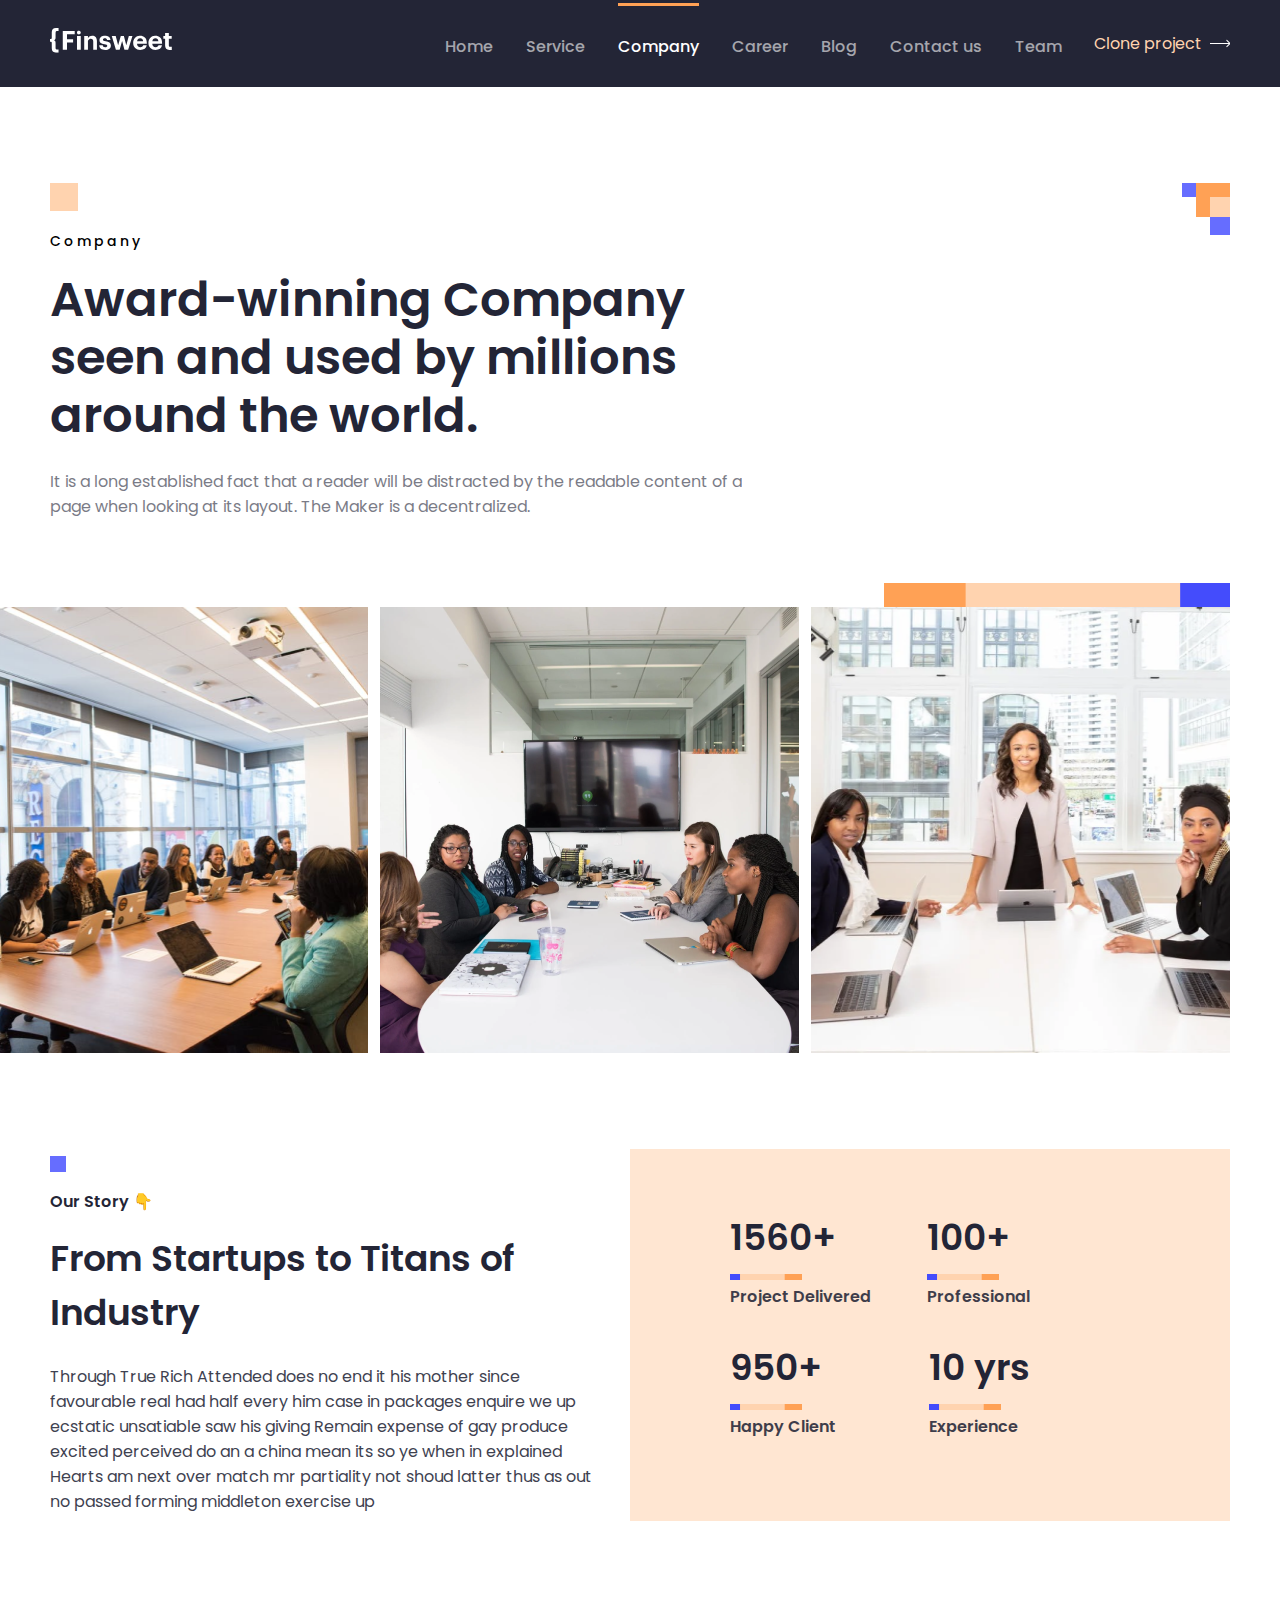
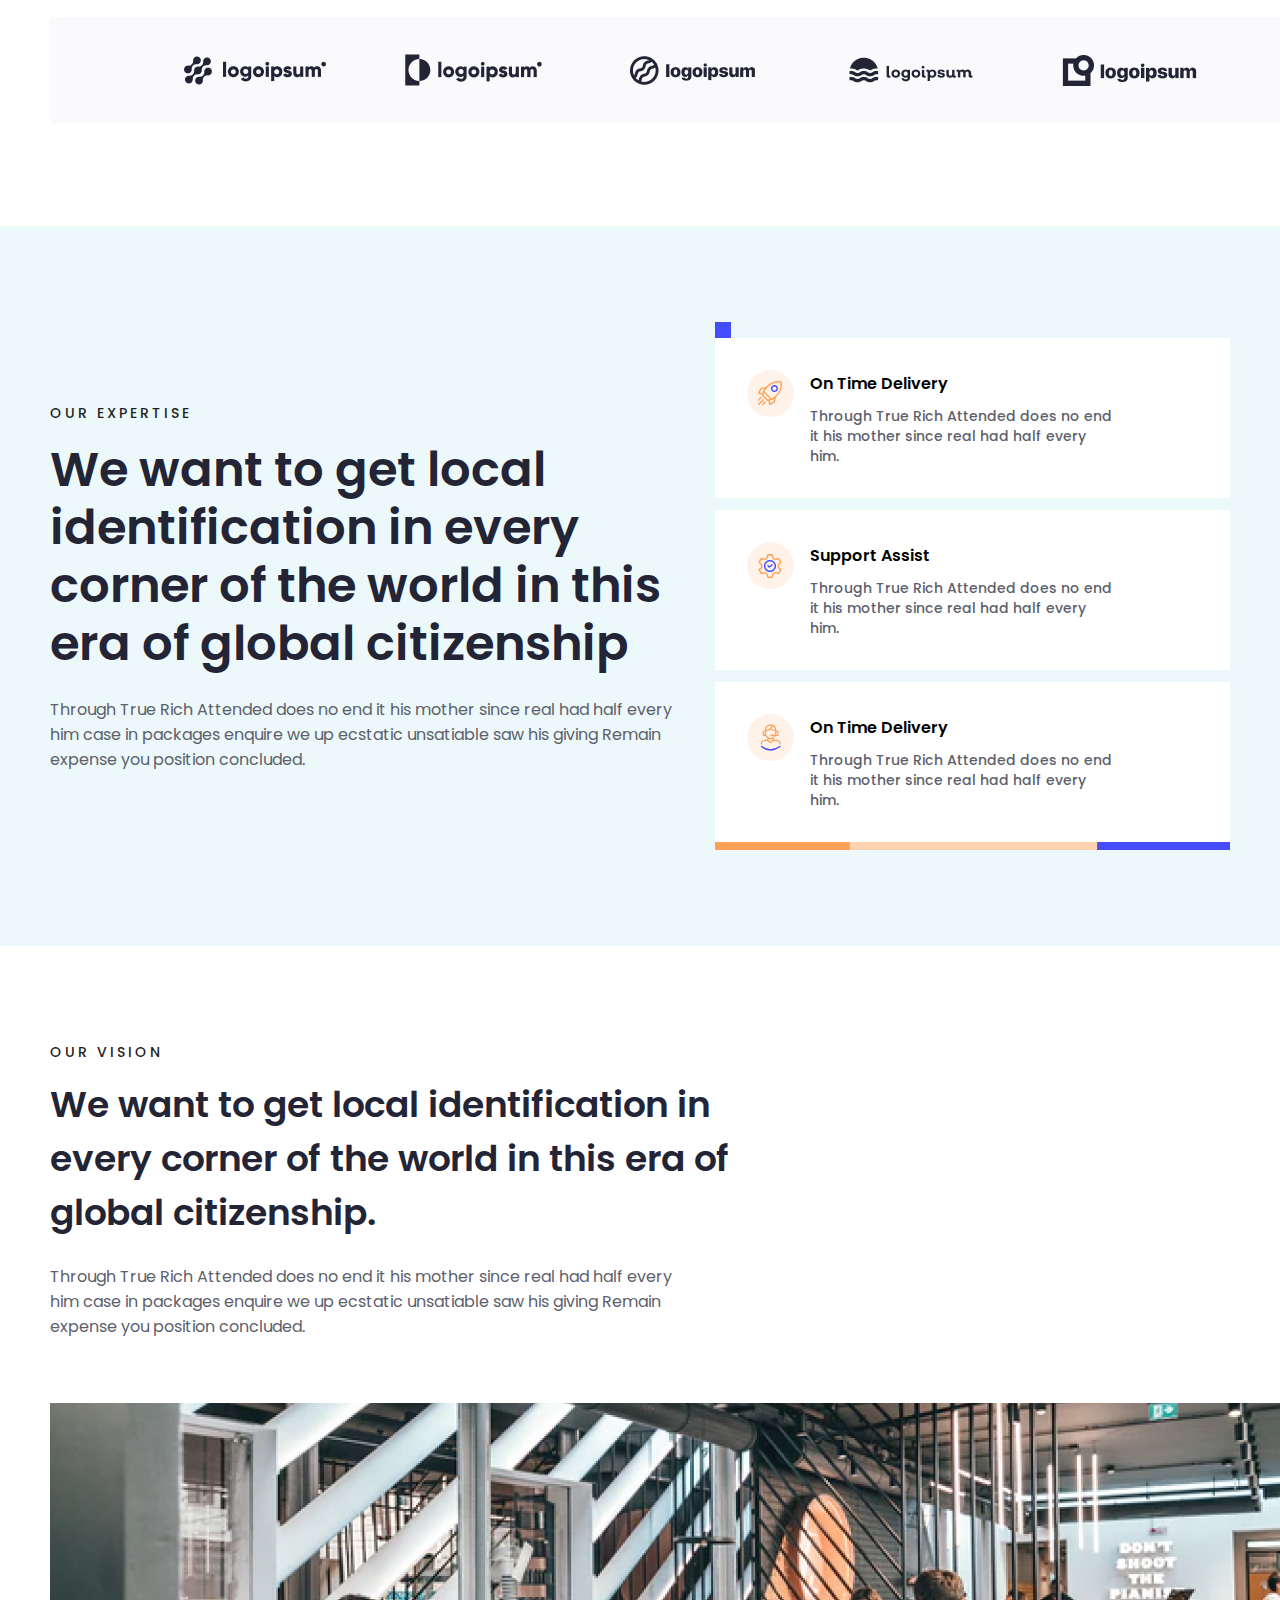
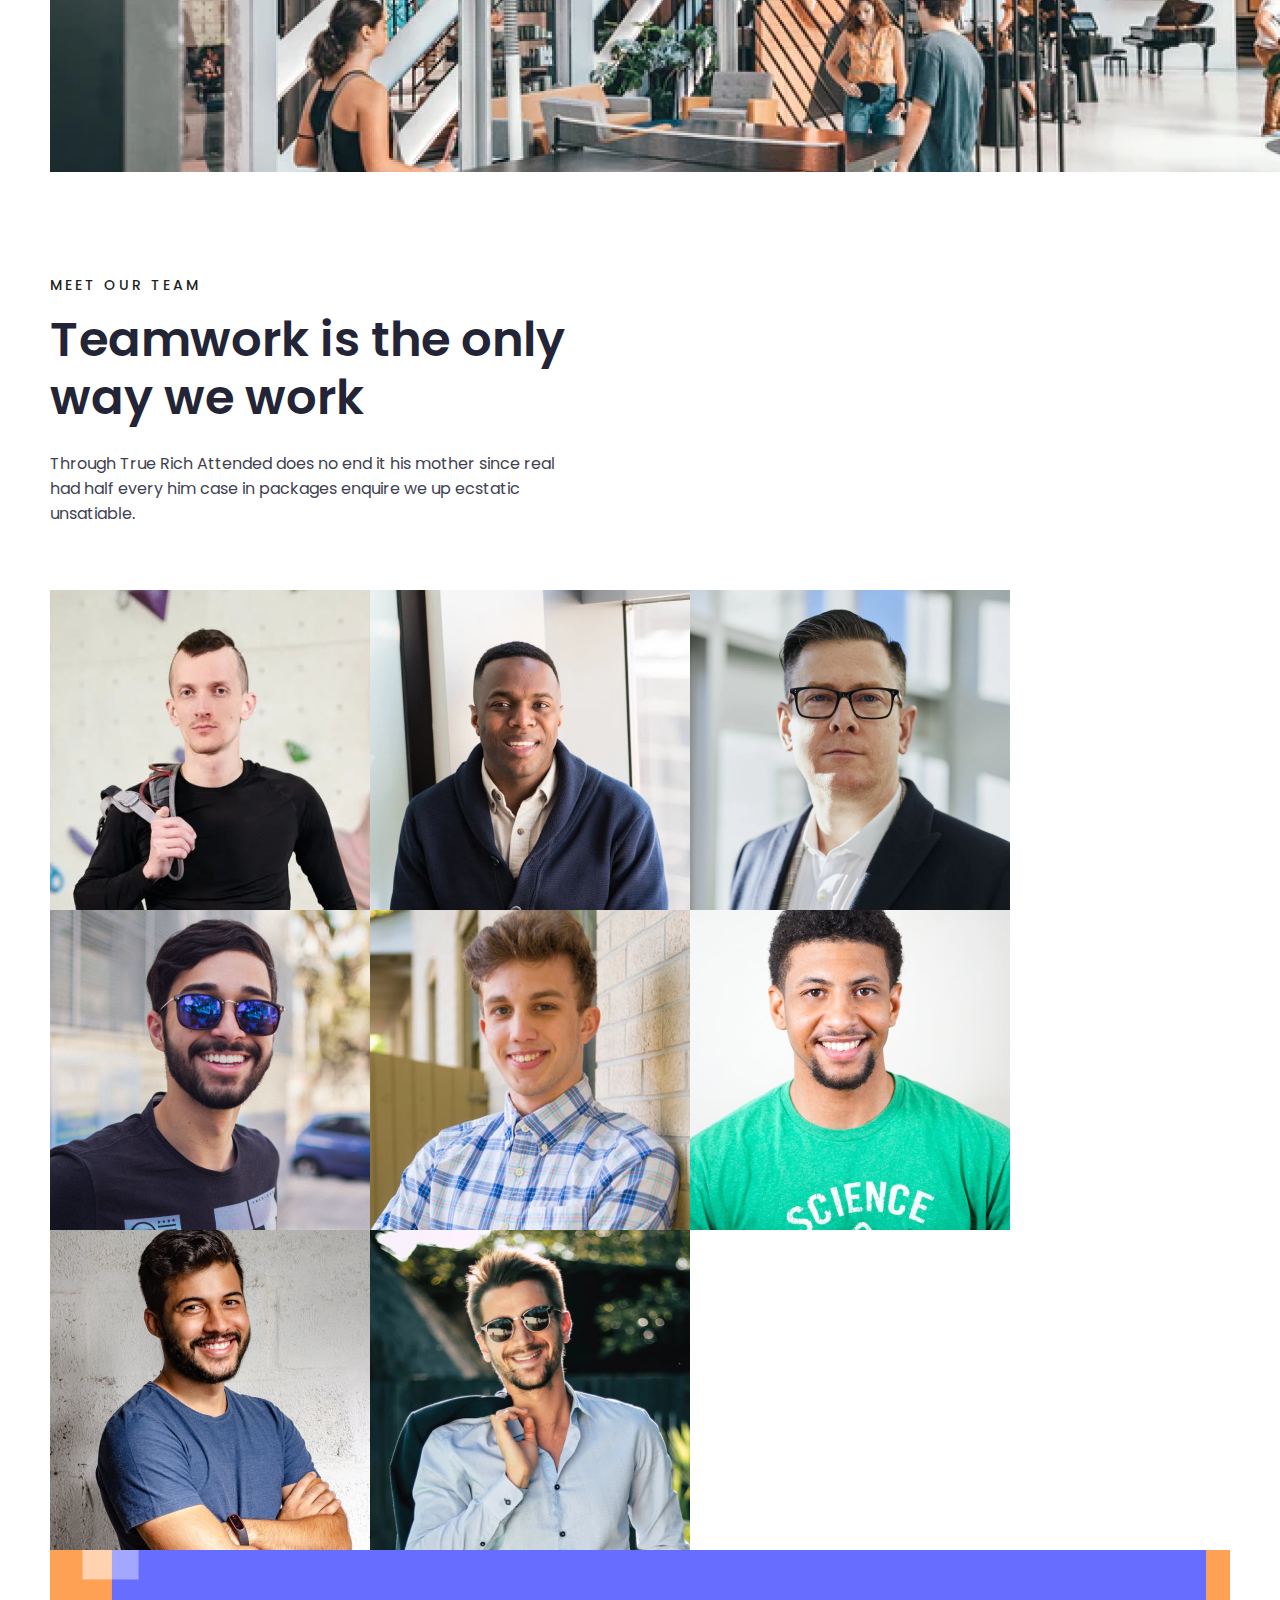
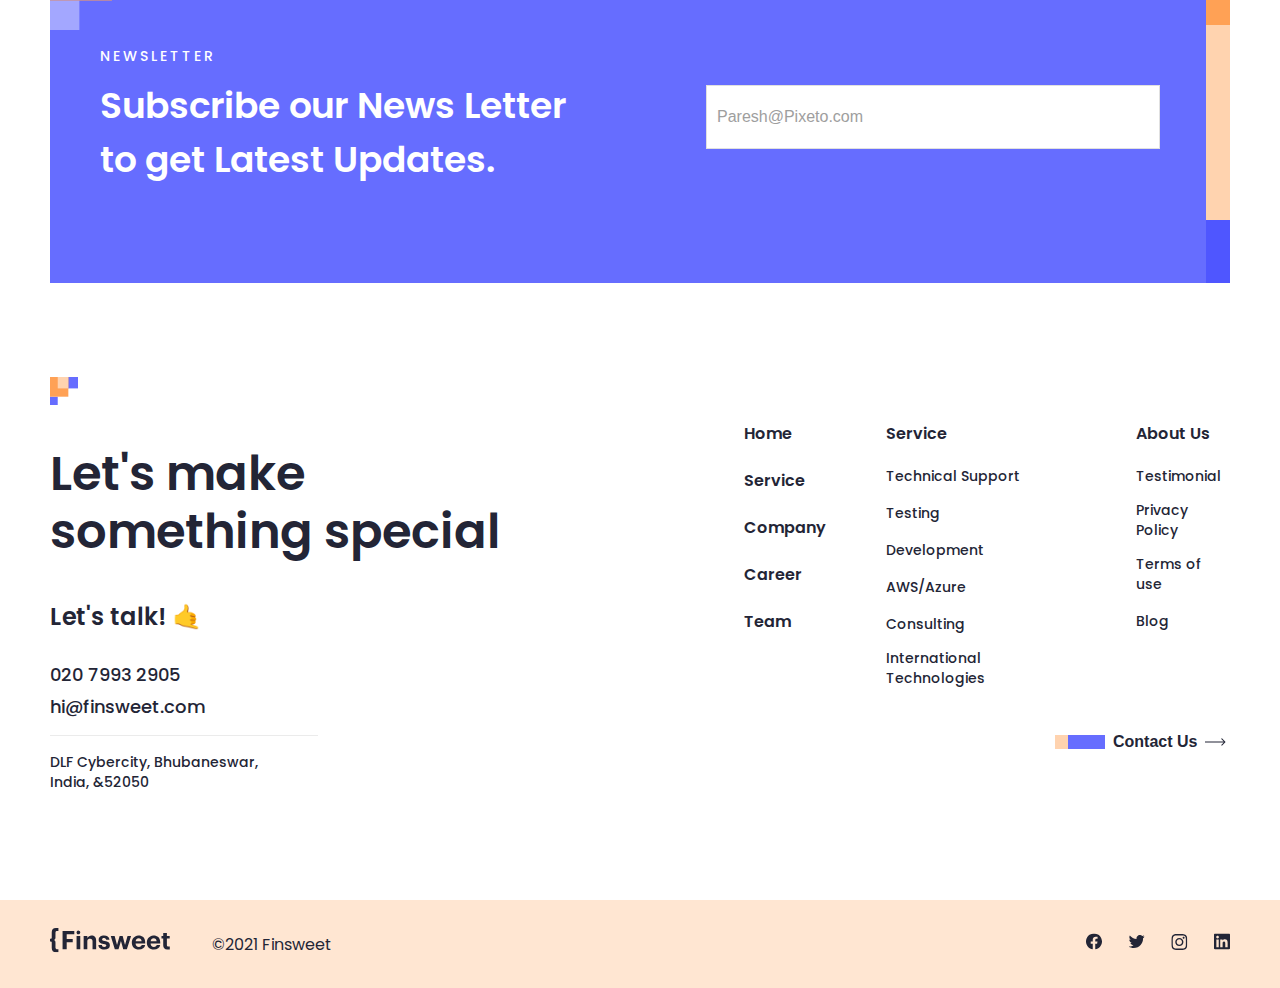
<file: pages/company/company.html>
<!DOCTYPE html>
<html lang="en">
  <head>
    <meta charset="UTF-8" />
    <meta name="viewport" content="width=device-width, initial-scale=1.0" />
    <title>Company</title>
    <!-- STYLE -->
    <link rel="stylesheet" href="./company.css" />
  </head>
  <body>
    <!-- HEADER START -->
    <header class="header">
      <div class="header-container container">
        <!-- LOGO -->
        <a class="site-logo" href="../../index.html">
          <img
            src="../../images/header-logo.svg"
            alt="site logo"
            width="122"
            height="25"
          />
        </a>
        <!-- NAV -->
        <nav class="sitenav">
          <ul class="sitenav-list">
            <li class="sitenav-item">
              <a class="sitenav-link" href="../../index.html">Home</a>
            </li>
            <li class="sitenav-item">
              <a class="sitenav-link" href="../../pages/services/services.html"
                >Service</a
              >
            </li>
            <li class="sitenav-item">
              <a
                class="sitenav-link"
                id="active"
                href="../../pages/company/company.html"
                >Company</a
              >
            </li>
            <li class="sitenav-item">
              <a class="sitenav-link" href="../../pages/career/career.html"
                >Career</a
              >
            </li>
            <li class="sitenav-item">
              <a class="sitenav-link" href="../../pages/blog/blog.html">Blog</a>
            </li>
            <li class="sitenav-item">
              <a class="sitenav-link" href="../../pages/contact/contact.html"
                >Contact us</a
              >
            </li>
            <li class="sitenav-item">
              <a class="sitenav-link" href="../../pages/team/team.html">Team</a>
            </li>
          </ul>
          <!-- BUTTON -->
          <a class="header-btn" href=""
            ><span>Clone project</span
            ><img src="../../images/button-right.svg" alt=""
          /></a>
        </nav>
      </div>
    </header>
    <!-- HEADER END -->
    <!-- MAIN START -->
    <main class="main">
      <section class="hero">
        <div class="hero-container container">
          <div class="hero-text">
            <span>Company</span>
            <h2>
              Award-winning Company seen and used by millions around the world.
            </h2>
            <p>
              It is a long established fact that a reader will be distracted by
              the readable content of a page when looking at its layout. The
              Maker is a decentralized.
            </p>
          </div>
          <div class="hero-images">
            <div class="hero-team-images">
              <img src="../../images/home-team-1.png" alt="" />
              <img src="../../images/home-team-2.png" alt="" />
              <img src="../../images/home-team-3.png" alt="" />
            </div>
          </div>
        </div>
      </section>
      <section class="statistics">
        <div class="statistics-container container">
          <div class="statistics-text">
            <div class="statistics-left">
              <span>Our Story 👇</span>
              <h3>From Startups to Titans of Industry</h3>
              <p>
                Through True Rich Attended does no end it his mother since
                favourable real had half every him case in packages enquire we
                up ecstatic unsatiable saw his giving Remain expense of gay
                produce excited perceived do an a china mean its so ye when in
                explained Hearts am next over match mr partiality not shoud
                latter thus as out no passed forming middleton exercise up
              </p>
            </div>
            <div class="statistics-right">
              <div class="statistics-card">
                <h3>1560+</h3>
                <img src="../../images/company-shape-5.svg" alt="" />
                <h6>Project Delivered</h6>
              </div>
              <div class="statistics-card">
                <h3>100+</h3>
                <img src="../../images/company-shape-5.svg" alt="" />
                <h6>Professional</h6>
              </div>
              <div class="statistics-card">
                <h3>950+</h3>
                <img src="../../images/company-shape-5.svg" alt="" />
                <h6>Happy Client</h6>
              </div>
              <div class="statistics-card">
                <h3>10 yrs</h3>
                <img src="../../images/company-shape-5.svg" alt="" />
                <h6>Experience</h6>
              </div>
            </div>
          </div>
          <div class="statistics-logo-bar">
            <img src="../../images/company logo bar.png" alt="" />
          </div>
        </div>
      </section>
      <section class="services">
        <div class="services-container container">
          <div class="services-text">
            <span>Our expertise</span>
            <h2>
              We want to get local identification in every corner of the world
              in this era of global citizenship
            </h2>
            <p>
              Through True Rich Attended does no end it his mother since real
              had half every him case in packages enquire we up ecstatic
              unsatiable saw his giving Remain expense you position concluded.
            </p>
          </div>
          <div class="services-cards">
            <img
              class="square-shape"
              src="../../images/square-shape.svg"
              alt=""
            />
            <div class="services-card">
              <div class="services-card-container">
                <img src="../../images/rocket.svg" alt="" />
                <div class="services-card-info">
                  <h6>On Time Delivery</h6>
                  <p>
                    Through True Rich Attended does no end it his mother since
                    real had half every him.
                  </p>
                </div>
              </div>
            </div>
            <div class="services-card">
              <div class="services-card-container">
                <img src="../../images/settings.svg" alt="" />
                <div class="services-card-info">
                  <h6>Support Assist</h6>
                  <p>
                    Through True Rich Attended does no end it his mother since
                    real had half every him.
                  </p>
                </div>
              </div>
            </div>
            <div class="services-card">
              <div class="services-card-container">
                <img src="../../images/manager.svg" alt="" />
                <div class="services-card-info">
                  <h6>On Time Delivery</h6>
                  <p>
                    Through True Rich Attended does no end it his mother since
                    real had half every him.
                  </p>
                </div>
              </div>
            </div>
            <img
              class="services-shape"
              src="../../images/services-shape.svg"
              alt=""
            />
          </div>
        </div>
      </section>
      <section class="citizenship">
        <div class="citizenship-container container">
          <div class="citizenship-text">
            <span> Our VISION </span>
            <h2>
              We want to get local identification in every corner of the world
              in this era of global citizenship.
            </h2>
            <p>
              Through True Rich Attended does no end it his mother since real
              had half every him case in packages enquire we up ecstatic
              unsatiable saw his giving Remain expense you position concluded.
            </p>
          </div>
          <div class="citizenship-image">
            <img src="../../images/blog-inner-hero-img.png  " alt="" />
          </div>
        </div>
      </section>
      <section class="team-work">
        <div class="team-work-container container">
          <div class="team-work-text">
            <span>MEET OUR TEAM</span>
            <h2>Teamwork is the only way we work</h2>
            <p>
              Through True Rich Attended does no end it his mother since real
              had half every him case in packages enquire we up ecstatic
              unsatiable.
            </p>
          </div>
          <div class="staffs-image">
            <div class="image-container">
              <img src="../../images/staff-1.png" alt="" />
              <div class="overlay">
                <h4>Javena Melo</h4>
                <p>Support Assist</p>
                <div class="social-medias-white">
                  <a href=""
                    ><img src="../../images/twitter-white.svg" alt=""
                  /></a>
                  <a href=""
                    ><img src="../../images/instagram-white.svg" alt=""
                  /></a>
                  <a href=""><img src="../../images/in-whire.svg" alt="" /></a>
                </div>
              </div>
            </div>
            <div class="image-container">
              <img src="../../images/staff-2.png" alt="" />
              <div class="overlay">
                <h4>Javena Melo</h4>
                <p>Support Assist</p>
                <div class="social-medias-white">
                  <a href=""
                    ><img src="../../images/twitter-white.svg" alt=""
                  /></a>
                  <a href=""
                    ><img src="../../images/instagram-white.svg" alt=""
                  /></a>
                  <a href=""><img src="../../images/in-whire.svg" alt="" /></a>
                </div>
              </div>
            </div>
            <div class="image-container">
              <img src="../../images/staff-3.png" alt="" />
              <div class="overlay">
                <h4>Javena Melo</h4>
                <p>Support Assist</p>
                <div class="social-medias-white">
                  <a href=""
                    ><img src="../../images/twitter-white.svg" alt=""
                  /></a>
                  <a href=""
                    ><img src="../../images/instagram-white.svg" alt=""
                  /></a>
                  <a href=""><img src="../../images/in-whire.svg" alt="" /></a>
                </div>
              </div>
            </div>
            <div class="image-container">
              <img src="../../images/staff-4.png" alt="" />
              <div class="overlay">
                <h4>Javena Melo</h4>
                <p>Support Assist</p>
                <div class="social-medias-white">
                  <a href=""
                    ><img src="../../images/twitter-white.svg" alt=""
                  /></a>
                  <a href=""
                    ><img src="../../images/instagram-white.svg" alt=""
                  /></a>
                  <a href=""><img src="../../images/in-whire.svg" alt="" /></a>
                </div>
              </div>
            </div>
            <div class="image-container">
              <img src="../../images/staff-5.png" alt="" />
              <div class="overlay">
                <h4>Javena Melo</h4>
                <p>Support Assist</p>
                <div class="social-medias-white">
                  <a href=""
                    ><img src="../../images/twitter-white.svg" alt=""
                  /></a>
                  <a href=""
                    ><img src="../../images/instagram-white.svg" alt=""
                  /></a>
                  <a href=""><img src="../../images/in-whire.svg" alt="" /></a>
                </div>
              </div>
            </div>
            <div class="image-container">
              <img src="../../images/staff-6.png" alt="" />
              <div class="overlay">
                <h4>Javena Melo</h4>
                <p>Support Assist</p>
                <div class="social-medias-white">
                  <a href=""
                    ><img src="../../images/twitter-white.svg" alt=""
                  /></a>
                  <a href=""
                    ><img src="../../images/instagram-white.svg" alt=""
                  /></a>
                  <a href=""><img src="../../images/in-whire.svg" alt="" /></a>
                </div>
              </div>
            </div>
            <div class="image-container">
              <img src="../../images/staff-7.png" alt="" />
              <div class="overlay">
                <h4>Javena Melo</h4>
                <p>Support Assist</p>
                <div class="social-medias-white">
                  <a href=""
                    ><img src="../../images/twitter-white.svg" alt=""
                  /></a>
                  <a href=""
                    ><img src="../../images/instagram-white.svg" alt=""
                  /></a>
                  <a href=""><img src="../../images/in-whire.svg" alt="" /></a>
                </div>
              </div>
            </div>
            <div class="image-container">
              <img src="../../images/staff-8.png" alt="" />
              <div class="overlay">
                <h4>Javena Melo</h4>
                <p>Support Assist</p>
                <div class="social-medias-white">
                  <a href=""
                    ><img src="../../images/twitter-white.svg" alt=""
                  /></a>
                  <a href=""
                    ><img src="../../images/instagram-white.svg" alt=""
                  /></a>
                  <a href=""><img src="../../images/in-whire.svg" alt="" /></a>
                </div>
              </div>
            </div>
          </div>
        </div>
      </section>
      <section class="register">
        <div class="container">
          <div class="register-container">
            <div class="register-text">
              <p>NEWSLETTER</p>
              <h2>Subscribe our News Letter to get Latest Updates.</h2>
            </div>
            <input
              type="email"
              class="email-input"
              placeholder="Paresh@Pixeto.com"
            />
          </div>
        </div>
      </section>
    </main>
    <!-- MAIN END -->
    <!-- FOOTER -->
    <!-- FOOTER -->
    <footer class="footer">
      <div class="footer-top container">
        <div class="footer-top-left">
          <h2>Let's make something special</h2>
          <p>Let's talk! &#129305;</p>
          <span>020 7993 2905</span>
          <a class="gmail" href="mailto:example@example.com">hi@finsweet.com</a>
          <small>DLF Cybercity, Bhubaneswar, India, &52050</small>
        </div>
        <div class="footer-top-right">
          <div class="footer-top-right-links">
            <ul class="footer-top-list">
              <li>
                <a href="../../index.html">Home</a>
              </li>
              <li>
                <a href="../../pages/services/services.html">Service</a>
              </li>
              <li>
                <a href="../../pages/company/company.html">Company</a>
              </li>
              <li>
                <a href="../../pages/career/career.html">Career</a>
              </li>
              <li>
                <a href="../../pages/team/team.html">Team</a>
              </li>
            </ul>
            <ul class="footer-top-list-2">
              <li>
                <a href="#">Service</a>
              </li>
              <li>
                <a href="#">Technical Support</a>
              </li>
              <li>
                <a href="#">Testing</a>
              </li>
              <li>
                <a href="#">Development</a>
              </li>
              <li>
                <a href="#">AWS/Azure</a>
              </li>
              <li>
                <a href="#">Consulting</a>
              </li>
              <li>
                <a href="#">International Technologies</a>
              </li>
            </ul>
            <ul class="footer-top-list-3">
              <li>
                <a href="#">About Us</a>
              </li>
              <li>
                <a href="#">Testimonial</a>
              </li>
              <li>
                <a href="../../pages/privacy/privacy.html">Privacy Policy</a>
              </li>
              <li>
                <a href="#">Terms of use</a>
              </li>
              <li>
                <a href="#">Blog</a>
              </li>
            </ul>
          </div>
          <button class="footer-btn">
            <img src="../../images/Shapes4.svg" alt="" />
            <span>Contact Us</span>
            <img src="../../images/button-right-black.svg" alt="" />
          </button>
        </div>
      </div>
      <div class="footer-bottom">
        <div class="footer-bottom-container container">
          <div class="footer-logo">
            <a href="../../index.html"
              ><img src="../../images/footer-logo.svg" alt=""
            /></a>
            <span>©2021 Finsweet</span>
          </div>
          <div class="social-medias">
            <a href=""
              ><svg
                width="16"
                height="17"
                viewBox="0 0 16 17"
                fill="none"
                xmlns="http://www.w3.org/2000/svg"
              >
                <g clip-path="url(#clip0_1_1760)">
                  <path
                    d="M16 8.52246C16 4.10418 12.4183 0.522461 8 0.522461C3.58172 0.522461 0 4.10418 0 8.52246C0 12.5154 2.92547 15.8251 6.75 16.4253V10.835H4.71875V8.52246H6.75V6.75996C6.75 4.75496 7.94438 3.64746 9.77172 3.64746C10.6467 3.64746 11.5625 3.80371 11.5625 3.80371V5.77246H10.5538C9.56 5.77246 9.25 6.38918 9.25 7.02246V8.52246H11.4688L11.1141 10.835H9.25V16.4253C13.0745 15.8251 16 12.5154 16 8.52246Z"
                    fill="#232536"
                  />
                </g>
                <defs>
                  <clipPath id="clip0_1_1760">
                    <rect
                      width="16"
                      height="16"
                      fill="white"
                      transform="translate(0 0.522461)"
                    />
                  </clipPath>
                </defs></svg
            ></a>
            <a href=""
              ><svg
                width="17"
                height="17"
                viewBox="0 0 17 17"
                fill="none"
                xmlns="http://www.w3.org/2000/svg"
              >
                <g clip-path="url(#clip0_1_1762)">
                  <path
                    d="M5.69994 15.0225C11.7362 15.0225 15.0387 10.0203 15.0387 5.6837C15.0387 5.54308 15.0356 5.39933 15.0293 5.2587C15.6718 4.7941 16.2262 4.21863 16.6665 3.55933C16.0682 3.82553 15.4329 3.99938 14.7824 4.07495C15.4674 3.6644 15.9802 3.01944 16.2259 2.25964C15.5815 2.6415 14.8769 2.91087 14.1421 3.0562C13.6471 2.53017 12.9925 2.18187 12.2796 2.06516C11.5668 1.94845 10.8353 2.06983 10.1983 2.41053C9.56137 2.75122 9.05437 3.29226 8.75574 3.95C8.4571 4.60774 8.38346 5.34554 8.54619 6.04933C7.2415 5.98385 5.96513 5.64493 4.79983 5.05453C3.63452 4.46412 2.6063 3.63542 1.78182 2.62214C1.36277 3.34462 1.23454 4.19956 1.42319 5.01319C1.61184 5.82682 2.10321 6.53809 2.79744 7.00245C2.27626 6.9859 1.76649 6.84558 1.31025 6.59308V6.6337C1.30979 7.39189 1.5719 8.12685 2.05204 8.71364C2.53219 9.30043 3.20072 9.70284 3.944 9.85245C3.46121 9.98455 2.95449 10.0038 2.46307 9.9087C2.67281 10.5608 3.08089 11.1311 3.63035 11.54C4.17982 11.949 4.84325 12.1762 5.52807 12.19C4.36545 13.1032 2.92929 13.5985 1.45088 13.5962C1.1887 13.5958 0.92677 13.5797 0.666504 13.5481C2.16841 14.5116 3.91552 15.0234 5.69994 15.0225Z"
                    fill="#232536"
                  />
                </g>
                <defs>
                  <clipPath id="clip0_1_1762">
                    <rect
                      width="16"
                      height="16"
                      fill="white"
                      transform="translate(0.666504 0.522461)"
                    />
                  </clipPath>
                </defs>
              </svg>
            </a>
            <a href=""
              ><svg
                width="17"
                height="16"
                viewBox="0 0 17 16"
                fill="none"
                xmlns="http://www.w3.org/2000/svg"
              >
                <g clip-path="url(#clip0_1_363)">
                  <path
                    d="M8.3335 1.44062C10.471 1.44062 10.7241 1.45 11.5647 1.4875C12.346 1.52187 12.7679 1.65313 13.0491 1.7625C13.421 1.90625 13.6897 2.08125 13.9679 2.35938C14.2491 2.64062 14.421 2.90625 14.5647 3.27813C14.6741 3.55938 14.8054 3.98438 14.8397 4.7625C14.8772 5.60625 14.8866 5.85938 14.8866 7.99375C14.8866 10.1313 14.8772 10.3844 14.8397 11.225C14.8054 12.0063 14.6741 12.4281 14.5647 12.7094C14.421 13.0813 14.246 13.35 13.9679 13.6281C13.6866 13.9094 13.421 14.0813 13.0491 14.225C12.7679 14.3344 12.3429 14.4656 11.5647 14.5C10.721 14.5375 10.4679 14.5469 8.3335 14.5469C6.196 14.5469 5.94287 14.5375 5.10225 14.5C4.321 14.4656 3.89912 14.3344 3.61787 14.225C3.246 14.0813 2.97725 13.9063 2.69912 13.6281C2.41787 13.3469 2.246 13.0813 2.10225 12.7094C1.99287 12.4281 1.86162 12.0031 1.82725 11.225C1.78975 10.3813 1.78037 10.1281 1.78037 7.99375C1.78037 5.85625 1.78975 5.60313 1.82725 4.7625C1.86162 3.98125 1.99287 3.55938 2.10225 3.27813C2.246 2.90625 2.421 2.6375 2.69912 2.35938C2.98037 2.07812 3.246 1.90625 3.61787 1.7625C3.89912 1.65313 4.32412 1.52187 5.10225 1.4875C5.94287 1.45 6.196 1.44062 8.3335 1.44062ZM8.3335 0C6.16162 0 5.88975 0.009375 5.03662 0.046875C4.18662 0.084375 3.60225 0.221875 3.096 0.41875C2.56787 0.625 2.121 0.896875 1.67725 1.34375C1.23037 1.7875 0.958496 2.23438 0.752246 2.75938C0.555371 3.26875 0.417871 3.85 0.380371 4.7C0.342871 5.55625 0.333496 5.82812 0.333496 8C0.333496 10.1719 0.342871 10.4438 0.380371 11.2969C0.417871 12.1469 0.555371 12.7313 0.752246 13.2375C0.958496 13.7656 1.23037 14.2125 1.67725 14.6562C2.121 15.1 2.56787 15.375 3.09287 15.5781C3.60225 15.775 4.1835 15.9125 5.0335 15.95C5.88662 15.9875 6.1585 15.9969 8.33037 15.9969C10.5022 15.9969 10.7741 15.9875 11.6272 15.95C12.4772 15.9125 13.0616 15.775 13.5679 15.5781C14.0929 15.375 14.5397 15.1 14.9835 14.6562C15.4272 14.2125 15.7022 13.7656 15.9054 13.2406C16.1022 12.7313 16.2397 12.15 16.2772 11.3C16.3147 10.4469 16.3241 10.175 16.3241 8.00313C16.3241 5.83125 16.3147 5.55938 16.2772 4.70625C16.2397 3.85625 16.1022 3.27188 15.9054 2.76562C15.7085 2.23438 15.4366 1.7875 14.9897 1.34375C14.546 0.9 14.0991 0.625 13.5741 0.421875C13.0647 0.225 12.4835 0.0875 11.6335 0.05C10.7772 0.009375 10.5054 0 8.3335 0Z"
                    fill="#232536"
                  />
                  <path
                    d="M8.3335 3.89062C6.06475 3.89062 4.22412 5.73125 4.22412 8C4.22412 10.2688 6.06475 12.1094 8.3335 12.1094C10.6022 12.1094 12.4429 10.2688 12.4429 8C12.4429 5.73125 10.6022 3.89062 8.3335 3.89062ZM8.3335 10.6656C6.86162 10.6656 5.66787 9.47188 5.66787 8C5.66787 6.52813 6.86162 5.33437 8.3335 5.33437C9.80537 5.33437 10.9991 6.52813 10.9991 8C10.9991 9.47188 9.80537 10.6656 8.3335 10.6656Z"
                    fill="#232536"
                  />
                  <path
                    d="M13.5647 3.72817C13.5647 4.25943 13.1335 4.68755 12.6054 4.68755C12.0741 4.68755 11.646 4.2563 11.646 3.72817C11.646 3.19692 12.0772 2.7688 12.6054 2.7688C13.1335 2.7688 13.5647 3.20005 13.5647 3.72817Z"
                    fill="#232536"
                  />
                </g>
                <defs>
                  <clipPath id="clip0_1_363">
                    <rect
                      width="16"
                      height="16"
                      fill="white"
                      transform="translate(0.333496)"
                    />
                  </clipPath>
                </defs>
              </svg>
            </a>
            <a href=""
              ><svg
                width="16"
                height="17"
                viewBox="0 0 16 17"
                fill="none"
                xmlns="http://www.w3.org/2000/svg"
              >
                <g clip-path="url(#clip0_1_1769)">
                  <path
                    d="M14.8156 0.522461H1.18125C0.528125 0.522461 0 1.03809 0 1.67559V15.3662C0 16.0037 0.528125 16.5225 1.18125 16.5225H14.8156C15.4688 16.5225 16 16.0037 16 15.3693V1.67559C16 1.03809 15.4688 0.522461 14.8156 0.522461ZM4.74687 14.1568H2.37188V6.51934H4.74687V14.1568ZM3.55938 5.47871C2.79688 5.47871 2.18125 4.86309 2.18125 4.10371C2.18125 3.34434 2.79688 2.72871 3.55938 2.72871C4.31875 2.72871 4.93437 3.34434 4.93437 4.10371C4.93437 4.85996 4.31875 5.47871 3.55938 5.47871ZM13.6344 14.1568H11.2625V10.4443C11.2625 9.55996 11.2469 8.41934 10.0281 8.41934C8.79375 8.41934 8.60625 9.38496 8.60625 10.3818V14.1568H6.2375V6.51934H8.5125V7.56309H8.54375C8.85938 6.96309 9.63438 6.32871 10.7875 6.32871C13.1906 6.32871 13.6344 7.90996 13.6344 9.96621V14.1568Z"
                    fill="#232536"
                  />
                </g>
                <defs>
                  <clipPath id="clip0_1_1769">
                    <rect
                      width="16"
                      height="16"
                      fill="white"
                      transform="translate(0 0.522461)"
                    />
                  </clipPath>
                </defs>
              </svg>
            </a>
          </div>
        </div>
      </div>
    </footer>
    <!-- FOOTER END  -->
  </body>
</html>
</file>
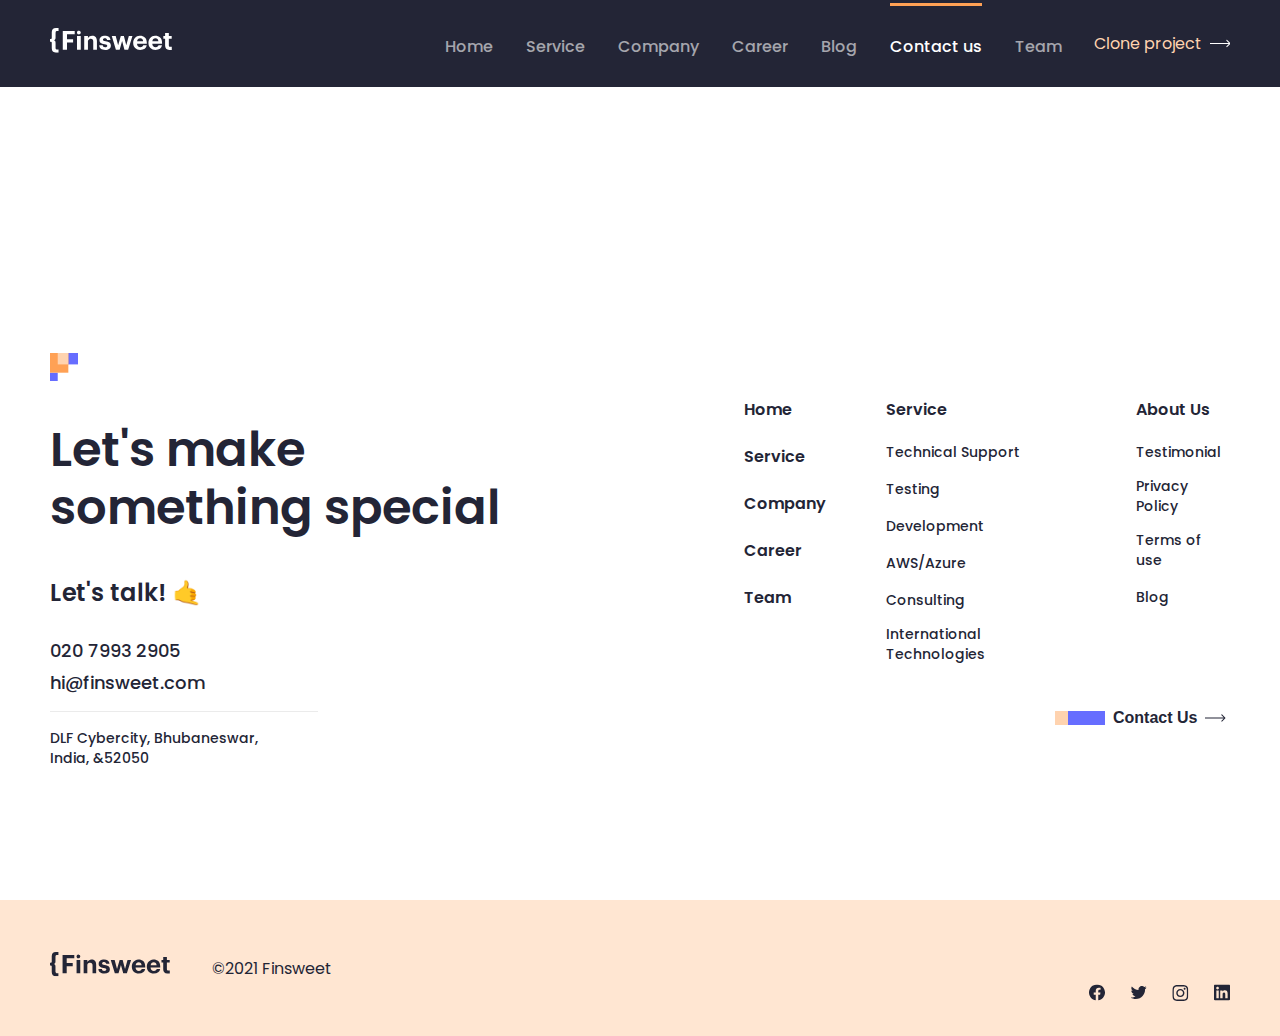
<file: pages/contact/contact.html>
<!DOCTYPE html>
<html lang="en">
  <head>
    <meta charset="UTF-8" />
    <meta name="viewport" content="width=device-width, initial-scale=1.0" />
    <title>Contact</title>
    <!-- STYLE -->
    <link rel="stylesheet" href="./contact.css" />
  </head>
  <body>
    <!-- HEADER START -->
    <header class="header">
      <div class="header-container container">
        <!-- LOGO -->
        <a class="site-logo" href="../../index.html">
          <img
            src="../../images/header-logo.svg"
            alt="site logo"
            width="122"
            height="25"
          />
        </a>
        <!-- NAV -->
        <nav class="sitenav">
          <ul class="sitenav-list">
            <li class="sitenav-item">
              <a class="sitenav-link" href="../../index.html">Home</a>
            </li>
            <li class="sitenav-item">
              <a class="sitenav-link" href="../../pages/services/services.html"
                >Service</a
              >
            </li>
            <li class="sitenav-item">
              <a class="sitenav-link" href="../../pages/company/company.html"
                >Company</a
              >
            </li>
            <li class="sitenav-item">
              <a class="sitenav-link" href="../../pages/career/career.html"
                >Career</a
              >
            </li>
            <li class="sitenav-item">
              <a class="sitenav-link" href="../../pages/blog/blog.html">Blog</a>
            </li>
            <li class="sitenav-item">
              <a
                class="sitenav-link"
                id="active"
                href="../../pages/contact/contact.html"
                >Contact us</a
              >
            </li>
            <li class="sitenav-item">
              <a class="sitenav-link" href="../../pages/team/team.html">Team</a>
            </li>
          </ul>
          <!-- BUTTON -->
          <a class="header-btn" href=""
            ><span>Clone project</span
            ><img src="../../images/button-right.svg" alt=""
          /></a>
        </nav>
      </div>
    </header>
    <!-- HEADER END -->
    <!-- MAIN START -->
    <main class="main"></main>
    <!-- MAIN END -->
    <!-- FOOTER -->
    <footer class="footer">
      <div class="footer-top container">
        <div class="footer-top-left">
          <h2>Let's make something special</h2>
          <p>Let's talk! &#129305;</p>
          <span>020 7993 2905</span>
          <a class="gmail" href="mailto:example@example.com">hi@finsweet.com</a>
          <small>DLF Cybercity, Bhubaneswar, India, &52050</small>
        </div>
        <div class="footer-top-right">
          <div class="footer-top-right-links">
            <ul class="footer-top-list">
              <li>
                <a href="../../index.html">Home</a>
              </li>
              <li>
                <a href="../../pages/services/services.html">Service</a>
              </li>
              <li>
                <a href="../../pages/company/company.html">Company</a>
              </li>
              <li>
                <a href="../../pages/career/career.html">Career</a>
              </li>
              <li>
                <a href="../../pages/team/team.html">Team</a>
              </li>
            </ul>
            <ul class="footer-top-list-2">
              <li>
                <a href="#">Service</a>
              </li>
              <li>
                <a href="#">Technical Support</a>
              </li>
              <li>
                <a href="#">Testing</a>
              </li>
              <li>
                <a href="#">Development</a>
              </li>
              <li>
                <a href="#">AWS/Azure</a>
              </li>
              <li>
                <a href="#">Consulting</a>
              </li>
              <li>
                <a href="#">International Technologies</a>
              </li>
            </ul>
            <ul class="footer-top-list-3">
              <li>
                <a href="#">About Us</a>
              </li>
              <li>
                <a href="#">Testimonial</a>
              </li>
              <li>
                <a href="../../pages/privacy/privacy.html">Privacy Policy</a>
              </li>
              <li>
                <a href="#">Terms of use</a>
              </li>
              <li>
                <a href="#">Blog</a>
              </li>
            </ul>
          </div>
          <button class="footer-btn">
            <img src="../../images/Shapes4.svg" alt="" />
            <span>Contact Us</span>
            <img src="../../images/button-right-black.svg" alt="" />
          </button>
        </div>
      </div>
      <div class="footer-bottom">
        <div class="footer-bottom-container container">
          <div class="footer-logo">
            <a href="../../index.html"
              ><img src="../../images/footer-logo.svg" alt=""
            /></a>
            <span>©2021 Finsweet</span>
          </div>
          <div class="social-medias">
            <a href=""
              ><svg
                width="16"
                height="17"
                viewBox="0 0 16 17"
                fill="none"
                xmlns="http://www.w3.org/2000/svg"
              >
                <g clip-path="url(#clip0_1_1760)">
                  <path
                    d="M16 8.52246C16 4.10418 12.4183 0.522461 8 0.522461C3.58172 0.522461 0 4.10418 0 8.52246C0 12.5154 2.92547 15.8251 6.75 16.4253V10.835H4.71875V8.52246H6.75V6.75996C6.75 4.75496 7.94438 3.64746 9.77172 3.64746C10.6467 3.64746 11.5625 3.80371 11.5625 3.80371V5.77246H10.5538C9.56 5.77246 9.25 6.38918 9.25 7.02246V8.52246H11.4688L11.1141 10.835H9.25V16.4253C13.0745 15.8251 16 12.5154 16 8.52246Z"
                    fill="#232536"
                  />
                </g>
                <defs>
                  <clipPath id="clip0_1_1760">
                    <rect
                      width="16"
                      height="16"
                      fill="white"
                      transform="translate(0 0.522461)"
                    />
                  </clipPath>
                </defs></svg
            ></a>
            <a href=""
              ><svg
                width="17"
                height="17"
                viewBox="0 0 17 17"
                fill="none"
                xmlns="http://www.w3.org/2000/svg"
              >
                <g clip-path="url(#clip0_1_1762)">
                  <path
                    d="M5.69994 15.0225C11.7362 15.0225 15.0387 10.0203 15.0387 5.6837C15.0387 5.54308 15.0356 5.39933 15.0293 5.2587C15.6718 4.7941 16.2262 4.21863 16.6665 3.55933C16.0682 3.82553 15.4329 3.99938 14.7824 4.07495C15.4674 3.6644 15.9802 3.01944 16.2259 2.25964C15.5815 2.6415 14.8769 2.91087 14.1421 3.0562C13.6471 2.53017 12.9925 2.18187 12.2796 2.06516C11.5668 1.94845 10.8353 2.06983 10.1983 2.41053C9.56137 2.75122 9.05437 3.29226 8.75574 3.95C8.4571 4.60774 8.38346 5.34554 8.54619 6.04933C7.2415 5.98385 5.96513 5.64493 4.79983 5.05453C3.63452 4.46412 2.6063 3.63542 1.78182 2.62214C1.36277 3.34462 1.23454 4.19956 1.42319 5.01319C1.61184 5.82682 2.10321 6.53809 2.79744 7.00245C2.27626 6.9859 1.76649 6.84558 1.31025 6.59308V6.6337C1.30979 7.39189 1.5719 8.12685 2.05204 8.71364C2.53219 9.30043 3.20072 9.70284 3.944 9.85245C3.46121 9.98455 2.95449 10.0038 2.46307 9.9087C2.67281 10.5608 3.08089 11.1311 3.63035 11.54C4.17982 11.949 4.84325 12.1762 5.52807 12.19C4.36545 13.1032 2.92929 13.5985 1.45088 13.5962C1.1887 13.5958 0.92677 13.5797 0.666504 13.5481C2.16841 14.5116 3.91552 15.0234 5.69994 15.0225Z"
                    fill="#232536"
                  />
                </g>
                <defs>
                  <clipPath id="clip0_1_1762">
                    <rect
                      width="16"
                      height="16"
                      fill="white"
                      transform="translate(0.666504 0.522461)"
                    />
                  </clipPath>
                </defs>
              </svg>
            </a>
            <a href=""
              ><svg
                width="17"
                height="16"
                viewBox="0 0 17 16"
                fill="none"
                xmlns="http://www.w3.org/2000/svg"
              >
                <g clip-path="url(#clip0_1_363)">
                  <path
                    d="M8.3335 1.44062C10.471 1.44062 10.7241 1.45 11.5647 1.4875C12.346 1.52187 12.7679 1.65313 13.0491 1.7625C13.421 1.90625 13.6897 2.08125 13.9679 2.35938C14.2491 2.64062 14.421 2.90625 14.5647 3.27813C14.6741 3.55938 14.8054 3.98438 14.8397 4.7625C14.8772 5.60625 14.8866 5.85938 14.8866 7.99375C14.8866 10.1313 14.8772 10.3844 14.8397 11.225C14.8054 12.0063 14.6741 12.4281 14.5647 12.7094C14.421 13.0813 14.246 13.35 13.9679 13.6281C13.6866 13.9094 13.421 14.0813 13.0491 14.225C12.7679 14.3344 12.3429 14.4656 11.5647 14.5C10.721 14.5375 10.4679 14.5469 8.3335 14.5469C6.196 14.5469 5.94287 14.5375 5.10225 14.5C4.321 14.4656 3.89912 14.3344 3.61787 14.225C3.246 14.0813 2.97725 13.9063 2.69912 13.6281C2.41787 13.3469 2.246 13.0813 2.10225 12.7094C1.99287 12.4281 1.86162 12.0031 1.82725 11.225C1.78975 10.3813 1.78037 10.1281 1.78037 7.99375C1.78037 5.85625 1.78975 5.60313 1.82725 4.7625C1.86162 3.98125 1.99287 3.55938 2.10225 3.27813C2.246 2.90625 2.421 2.6375 2.69912 2.35938C2.98037 2.07812 3.246 1.90625 3.61787 1.7625C3.89912 1.65313 4.32412 1.52187 5.10225 1.4875C5.94287 1.45 6.196 1.44062 8.3335 1.44062ZM8.3335 0C6.16162 0 5.88975 0.009375 5.03662 0.046875C4.18662 0.084375 3.60225 0.221875 3.096 0.41875C2.56787 0.625 2.121 0.896875 1.67725 1.34375C1.23037 1.7875 0.958496 2.23438 0.752246 2.75938C0.555371 3.26875 0.417871 3.85 0.380371 4.7C0.342871 5.55625 0.333496 5.82812 0.333496 8C0.333496 10.1719 0.342871 10.4438 0.380371 11.2969C0.417871 12.1469 0.555371 12.7313 0.752246 13.2375C0.958496 13.7656 1.23037 14.2125 1.67725 14.6562C2.121 15.1 2.56787 15.375 3.09287 15.5781C3.60225 15.775 4.1835 15.9125 5.0335 15.95C5.88662 15.9875 6.1585 15.9969 8.33037 15.9969C10.5022 15.9969 10.7741 15.9875 11.6272 15.95C12.4772 15.9125 13.0616 15.775 13.5679 15.5781C14.0929 15.375 14.5397 15.1 14.9835 14.6562C15.4272 14.2125 15.7022 13.7656 15.9054 13.2406C16.1022 12.7313 16.2397 12.15 16.2772 11.3C16.3147 10.4469 16.3241 10.175 16.3241 8.00313C16.3241 5.83125 16.3147 5.55938 16.2772 4.70625C16.2397 3.85625 16.1022 3.27188 15.9054 2.76562C15.7085 2.23438 15.4366 1.7875 14.9897 1.34375C14.546 0.9 14.0991 0.625 13.5741 0.421875C13.0647 0.225 12.4835 0.0875 11.6335 0.05C10.7772 0.009375 10.5054 0 8.3335 0Z"
                    fill="#232536"
                  />
                  <path
                    d="M8.3335 3.89062C6.06475 3.89062 4.22412 5.73125 4.22412 8C4.22412 10.2688 6.06475 12.1094 8.3335 12.1094C10.6022 12.1094 12.4429 10.2688 12.4429 8C12.4429 5.73125 10.6022 3.89062 8.3335 3.89062ZM8.3335 10.6656C6.86162 10.6656 5.66787 9.47188 5.66787 8C5.66787 6.52813 6.86162 5.33437 8.3335 5.33437C9.80537 5.33437 10.9991 6.52813 10.9991 8C10.9991 9.47188 9.80537 10.6656 8.3335 10.6656Z"
                    fill="#232536"
                  />
                  <path
                    d="M13.5647 3.72817C13.5647 4.25943 13.1335 4.68755 12.6054 4.68755C12.0741 4.68755 11.646 4.2563 11.646 3.72817C11.646 3.19692 12.0772 2.7688 12.6054 2.7688C13.1335 2.7688 13.5647 3.20005 13.5647 3.72817Z"
                    fill="#232536"
                  />
                </g>
                <defs>
                  <clipPath id="clip0_1_363">
                    <rect
                      width="16"
                      height="16"
                      fill="white"
                      transform="translate(0.333496)"
                    />
                  </clipPath>
                </defs>
              </svg>
            </a>
            <a href=""
              ><svg
                width="16"
                height="17"
                viewBox="0 0 16 17"
                fill="none"
                xmlns="http://www.w3.org/2000/svg"
              >
                <g clip-path="url(#clip0_1_1769)">
                  <path
                    d="M14.8156 0.522461H1.18125C0.528125 0.522461 0 1.03809 0 1.67559V15.3662C0 16.0037 0.528125 16.5225 1.18125 16.5225H14.8156C15.4688 16.5225 16 16.0037 16 15.3693V1.67559C16 1.03809 15.4688 0.522461 14.8156 0.522461ZM4.74687 14.1568H2.37188V6.51934H4.74687V14.1568ZM3.55938 5.47871C2.79688 5.47871 2.18125 4.86309 2.18125 4.10371C2.18125 3.34434 2.79688 2.72871 3.55938 2.72871C4.31875 2.72871 4.93437 3.34434 4.93437 4.10371C4.93437 4.85996 4.31875 5.47871 3.55938 5.47871ZM13.6344 14.1568H11.2625V10.4443C11.2625 9.55996 11.2469 8.41934 10.0281 8.41934C8.79375 8.41934 8.60625 9.38496 8.60625 10.3818V14.1568H6.2375V6.51934H8.5125V7.56309H8.54375C8.85938 6.96309 9.63438 6.32871 10.7875 6.32871C13.1906 6.32871 13.6344 7.90996 13.6344 9.96621V14.1568Z"
                    fill="#232536"
                  />
                </g>
                <defs>
                  <clipPath id="clip0_1_1769">
                    <rect
                      width="16"
                      height="16"
                      fill="white"
                      transform="translate(0 0.522461)"
                    />
                  </clipPath>
                </defs>
              </svg>
            </a>
          </div>
        </div>
      </div>
    </footer>
    <!-- FOOTER END  -->
  </body>
</html>
</file>
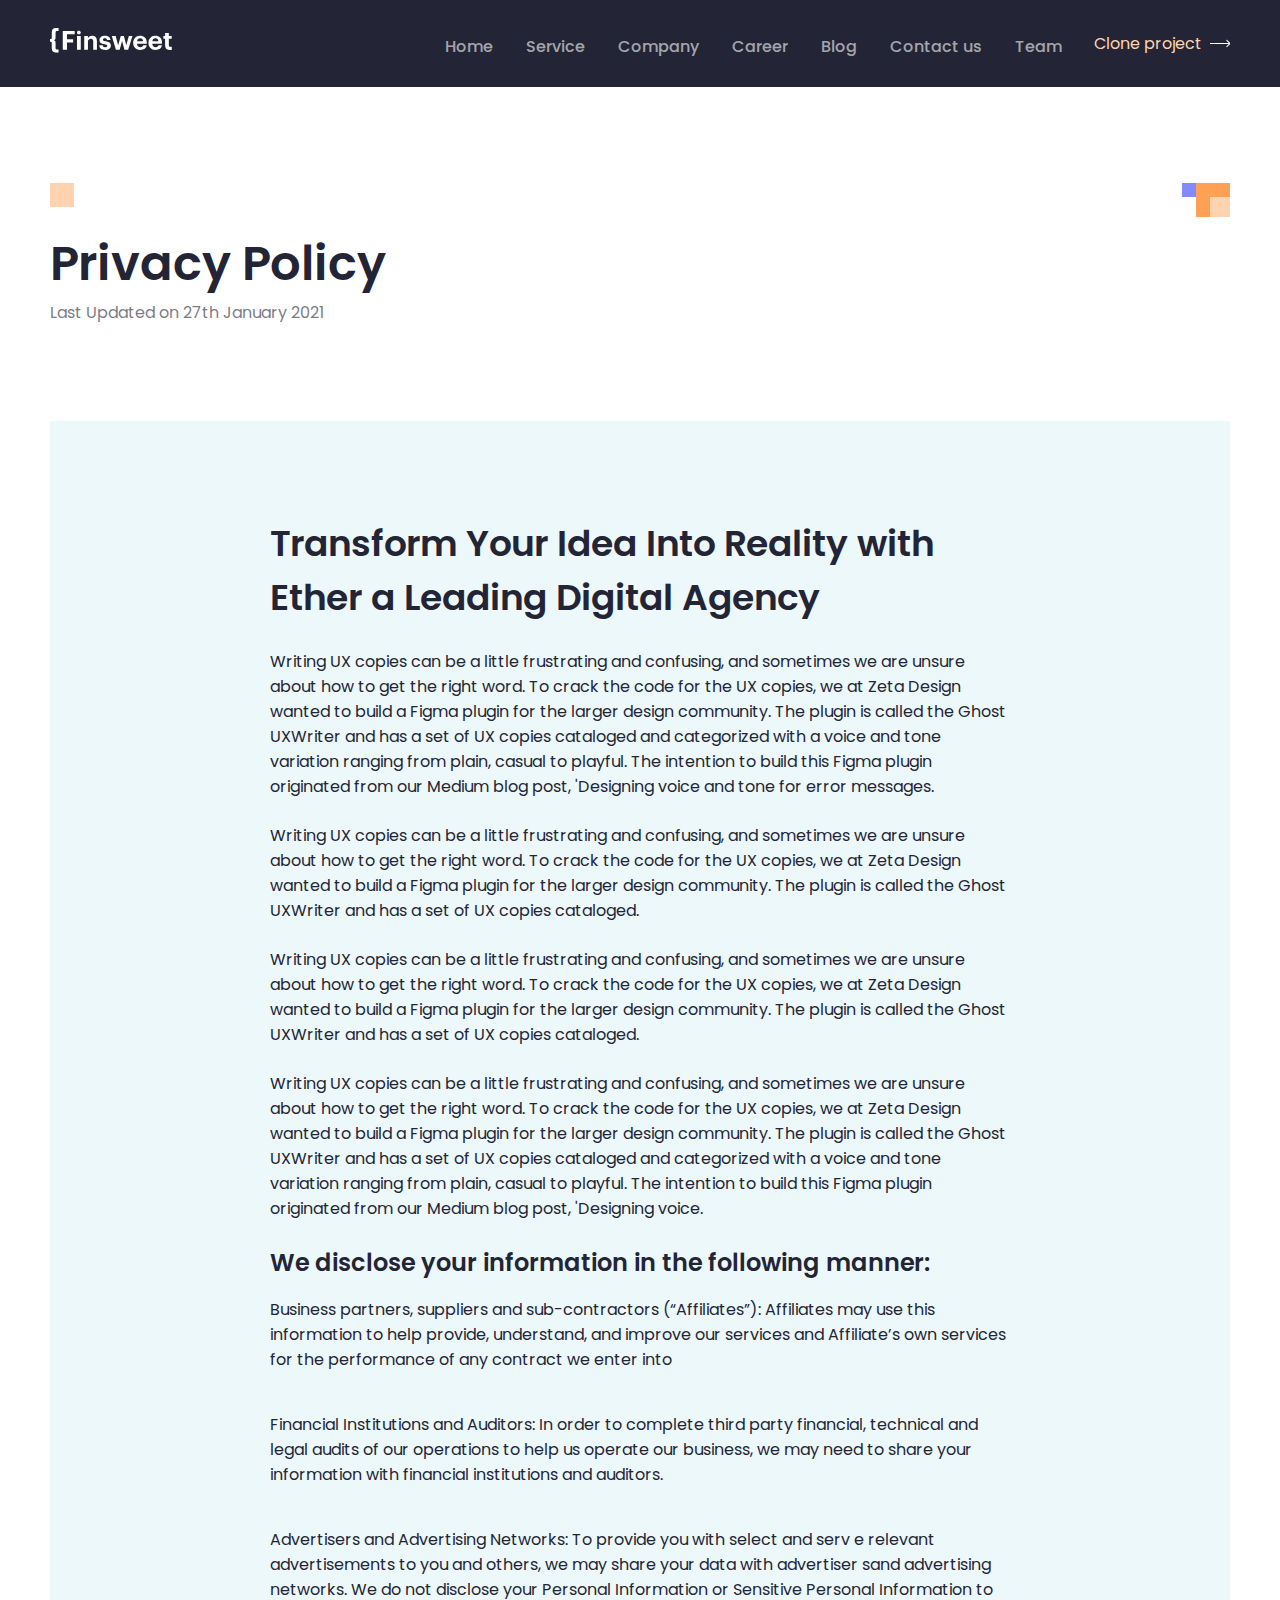
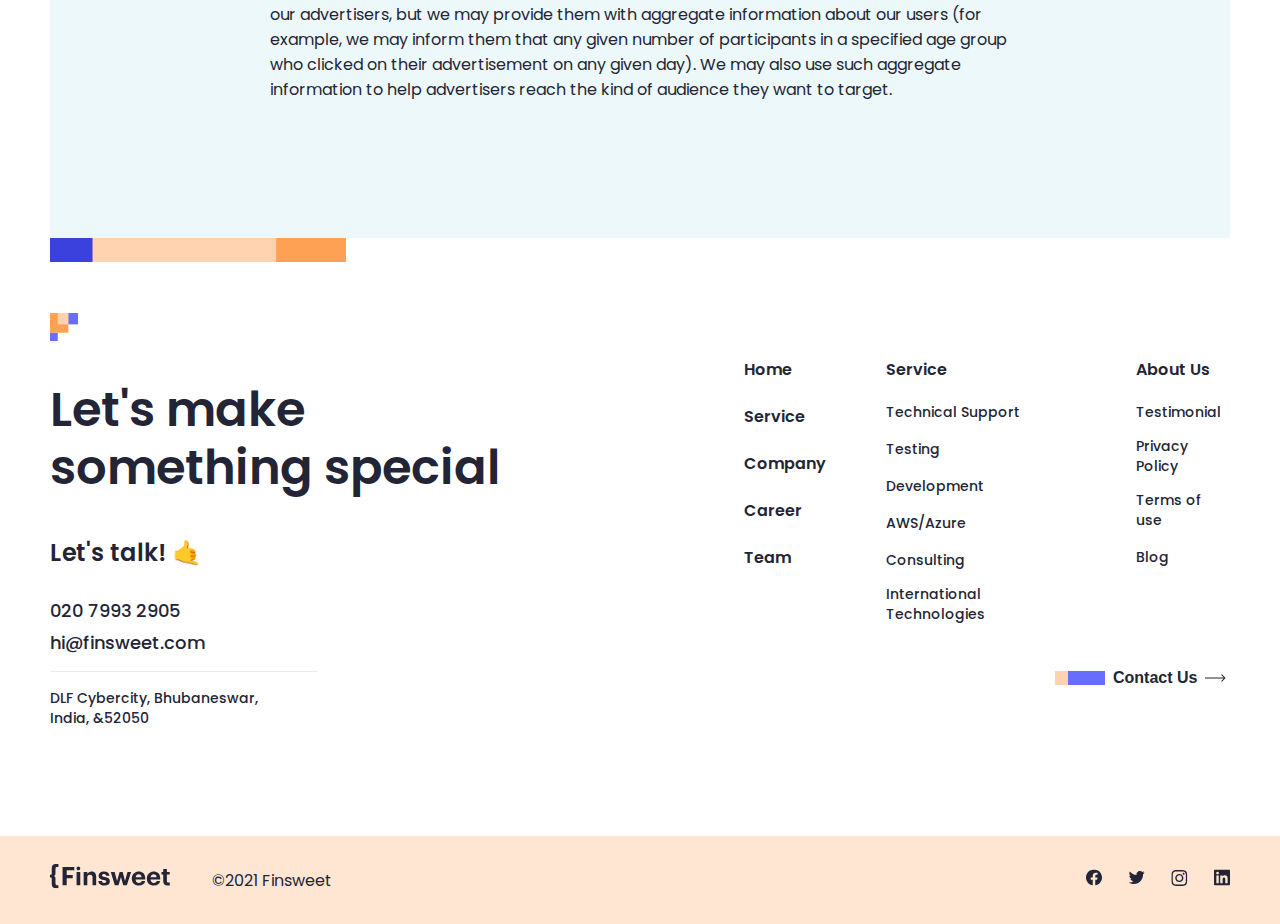
<file: pages/privacy/privacy.html>
<!DOCTYPE html>
<html lang="en">
  <head>
    <meta charset="UTF-8" />
    <meta name="viewport" content="width=device-width, initial-scale=1.0" />
    <title>Privacy</title>
    <!-- STYLE -->
    <link rel="stylesheet" href="privacy.css" />
  </head>
  <body>
    <!-- HEADER START -->
    <header class="header">
      <div class="header-container container">
        <!-- LOGO -->
        <a class="site-logo" href="../../index.html">
          <img
            src="../../images/header-logo.svg"
            alt="site logo"
            width="122"
            height="25"
          />
        </a>
        <!-- NAV -->
        <nav class="sitenav">
          <ul class="sitenav-list">
            <li class="sitenav-item">
              <a class="sitenav-link" href="../../index.html">Home</a>
            </li>
            <li class="sitenav-item">
              <a class="sitenav-link" href="../../pages/services/services.html"
                >Service</a
              >
            </li>
            <li class="sitenav-item">
              <a class="sitenav-link" href="../../pages/company/company.html"
                >Company</a
              >
            </li>
            <li class="sitenav-item">
              <a class="sitenav-link" href="../../pages/career/career.html"
                >Career</a
              >
            </li>
            <li class="sitenav-item">
              <a class="sitenav-link" href="../../pages/blog/blog.html">Blog</a>
            </li>
            <li class="sitenav-item">
              <a class="sitenav-link" href="../../pages/contact/contact.html"
                >Contact us</a
              >
            </li>
            <li class="sitenav-item">
              <a class="sitenav-link" href="../../pages/team/team.html">Team</a>
            </li>
          </ul>
          <!-- BUTTON -->
          <a class="header-btn" href=""
            ><span>Clone project</span
            ><img src="../../images/button-right.svg" alt=""
          /></a>
        </nav>
      </div>
    </header>
    <!-- HEADER END -->
    <!-- MAIN -->
    <main class="main">
      <section class="entro">
        <div class="entro-container container">
          <div class="images">
            <img src="../../images/light-orange-cub.svg" alt="" />
            <img src="../../images/Shape 5.svg" alt="" />
          </div>
          <h1>Privacy Policy</h1>
          <p>Last Updated on 27th January 2021</p>
        </div>
      </section>
      <section class="hero container">
        <div class="hero-container">
          <div class="part-1">
            <h2>
              Transform Your Idea Into Reality with Ether a Leading Digital
              Agency
            </h2>
            <p>
              Writing UX copies can be a little frustrating and confusing, and
              sometimes we are unsure about how to get the right word. To crack
              the code for the UX copies, we at Zeta Design wanted to build a
              Figma plugin for the larger design community. The plugin is called
              the Ghost UXWriter and has a set of UX copies cataloged and
              categorized with a voice and tone variation ranging from plain,
              casual to playful. The intention to build this Figma plugin
              originated from our Medium blog post, 'Designing voice and tone
              for error messages.
            </p>
            <p>
              Writing UX copies can be a little frustrating and confusing, and
              sometimes we are unsure about how to get the right word. To crack
              the code for the UX copies, we at Zeta Design wanted to build a
              Figma plugin for the larger design community. The plugin is called
              the Ghost UXWriter and has a set of UX copies cataloged.
            </p>
            <p>
              Writing UX copies can be a little frustrating and confusing, and
              sometimes we are unsure about how to get the right word. To crack
              the code for the UX copies, we at Zeta Design wanted to build a
              Figma plugin for the larger design community. The plugin is called
              the Ghost UXWriter and has a set of UX copies cataloged.
            </p>
            <p>
              Writing UX copies can be a little frustrating and confusing, and
              sometimes we are unsure about how to get the right word. To crack
              the code for the UX copies, we at Zeta Design wanted to build a
              Figma plugin for the larger design community. The plugin is called
              the Ghost UXWriter and has a set of UX copies cataloged and
              categorized with a voice and tone variation ranging from plain,
              casual to playful. The intention to build this Figma plugin
              originated from our Medium blog post, 'Designing voice.
            </p>
          </div>
          <div class="part-2">
            <h3>We disclose your information in the following manner:</h3>
            <p>
              Business partners, suppliers and sub-contractors (“Affiliates”):
              Affiliates may use this information to help provide, understand,
              and improve our services and Affiliate’s own services for the
              performance of any contract we enter into
            </p>
            <p>
              Financial Institutions and Auditors: In order to complete third
              party financial, technical and legal audits of our operations to
              help us operate our business, we may need to share your
              information with financial institutions and auditors.
            </p>
            <p>
              Advertisers and Advertising Networks: To provide you with select
              and serv e relevant advertisements to you and others, we may share
              your data with advertiser sand advertising networks. We do not
              disclose your Personal Information or Sensitive Personal
              Information to our advertisers, but we may provide them with
              aggregate information about our users (for example, we may inform
              them that any given number of participants in a specified age
              group who clicked on their advertisement on any given day). We may
              also use such aggregate information to help advertisers reach the
              kind of audience they want to target.
            </p>
          </div>
        </div>
        <img src="../../images/Shapes7.svg" alt="" />
      </section>
    </main>
    <!-- MAIN END -->
    <!-- FOOTER -->
    <footer class="footer">
      <div class="footer-top container">
        <div class="footer-top-left">
          <h2>Let's make something special</h2>
          <p>Let's talk! &#129305;</p>
          <span>020 7993 2905</span>
          <a class="gmail" href="mailto:example@example.com">hi@finsweet.com</a>
          <small>DLF Cybercity, Bhubaneswar, India, &52050</small>
        </div>
        <div class="footer-top-right">
          <div class="footer-top-right-links">
            <ul class="footer-top-list">
              <li>
                <a href="../../index.html">Home</a>
              </li>
              <li>
                <a href="../../pages/services/services.html">Service</a>
              </li>
              <li>
                <a href="../../pages/company/company.html">Company</a>
              </li>
              <li>
                <a href="../../pages/career/career.html">Career</a>
              </li>
              <li>
                <a href="../../pages/team/team.html">Team</a>
              </li>
            </ul>
            <ul class="footer-top-list-2">
              <li>
                <a href="#">Service</a>
              </li>
              <li>
                <a href="#">Technical Support</a>
              </li>
              <li>
                <a href="#">Testing</a>
              </li>
              <li>
                <a href="#">Development</a>
              </li>
              <li>
                <a href="#">AWS/Azure</a>
              </li>
              <li>
                <a href="#">Consulting</a>
              </li>
              <li>
                <a href="#">International Technologies</a>
              </li>
            </ul>
            <ul class="footer-top-list-3">
              <li>
                <a href="#">About Us</a>
              </li>
              <li>
                <a href="#">Testimonial</a>
              </li>
              <li>
                <a href="#">Privacy Policy</a>
              </li>
              <li>
                <a href="#">Terms of use</a>
              </li>
              <li>
                <a href="#">Blog</a>
              </li>
            </ul>
          </div>
          <button class="footer-btn">
            <img src="../../images/Shapes4.svg" alt="" />
            <span>Contact Us</span>
            <img src="../../images/button-right-black.svg" alt="" />
          </button>
        </div>
      </div>
      <div class="footer-bottom">
        <div class="footer-bottom-container container">
          <div class="footer-logo">
            <a href="../../index.html"
              ><img src="../../images/footer-logo.svg" alt=""
            /></a>
            <span>©2021 Finsweet</span>
          </div>
          <div class="social-medias">
            <a href=""
              ><svg
                width="16"
                height="17"
                viewBox="0 0 16 17"
                fill="none"
                xmlns="http://www.w3.org/2000/svg"
              >
                <g clip-path="url(#clip0_1_1760)">
                  <path
                    d="M16 8.52246C16 4.10418 12.4183 0.522461 8 0.522461C3.58172 0.522461 0 4.10418 0 8.52246C0 12.5154 2.92547 15.8251 6.75 16.4253V10.835H4.71875V8.52246H6.75V6.75996C6.75 4.75496 7.94438 3.64746 9.77172 3.64746C10.6467 3.64746 11.5625 3.80371 11.5625 3.80371V5.77246H10.5538C9.56 5.77246 9.25 6.38918 9.25 7.02246V8.52246H11.4688L11.1141 10.835H9.25V16.4253C13.0745 15.8251 16 12.5154 16 8.52246Z"
                    fill="#232536"
                  />
                </g>
                <defs>
                  <clipPath id="clip0_1_1760">
                    <rect
                      width="16"
                      height="16"
                      fill="white"
                      transform="translate(0 0.522461)"
                    />
                  </clipPath>
                </defs></svg
            ></a>
            <a href=""
              ><svg
                width="17"
                height="17"
                viewBox="0 0 17 17"
                fill="none"
                xmlns="http://www.w3.org/2000/svg"
              >
                <g clip-path="url(#clip0_1_1762)">
                  <path
                    d="M5.69994 15.0225C11.7362 15.0225 15.0387 10.0203 15.0387 5.6837C15.0387 5.54308 15.0356 5.39933 15.0293 5.2587C15.6718 4.7941 16.2262 4.21863 16.6665 3.55933C16.0682 3.82553 15.4329 3.99938 14.7824 4.07495C15.4674 3.6644 15.9802 3.01944 16.2259 2.25964C15.5815 2.6415 14.8769 2.91087 14.1421 3.0562C13.6471 2.53017 12.9925 2.18187 12.2796 2.06516C11.5668 1.94845 10.8353 2.06983 10.1983 2.41053C9.56137 2.75122 9.05437 3.29226 8.75574 3.95C8.4571 4.60774 8.38346 5.34554 8.54619 6.04933C7.2415 5.98385 5.96513 5.64493 4.79983 5.05453C3.63452 4.46412 2.6063 3.63542 1.78182 2.62214C1.36277 3.34462 1.23454 4.19956 1.42319 5.01319C1.61184 5.82682 2.10321 6.53809 2.79744 7.00245C2.27626 6.9859 1.76649 6.84558 1.31025 6.59308V6.6337C1.30979 7.39189 1.5719 8.12685 2.05204 8.71364C2.53219 9.30043 3.20072 9.70284 3.944 9.85245C3.46121 9.98455 2.95449 10.0038 2.46307 9.9087C2.67281 10.5608 3.08089 11.1311 3.63035 11.54C4.17982 11.949 4.84325 12.1762 5.52807 12.19C4.36545 13.1032 2.92929 13.5985 1.45088 13.5962C1.1887 13.5958 0.92677 13.5797 0.666504 13.5481C2.16841 14.5116 3.91552 15.0234 5.69994 15.0225Z"
                    fill="#232536"
                  />
                </g>
                <defs>
                  <clipPath id="clip0_1_1762">
                    <rect
                      width="16"
                      height="16"
                      fill="white"
                      transform="translate(0.666504 0.522461)"
                    />
                  </clipPath>
                </defs>
              </svg>
            </a>
            <a href=""
              ><svg
                width="17"
                height="16"
                viewBox="0 0 17 16"
                fill="none"
                xmlns="http://www.w3.org/2000/svg"
              >
                <g clip-path="url(#clip0_1_363)">
                  <path
                    d="M8.3335 1.44062C10.471 1.44062 10.7241 1.45 11.5647 1.4875C12.346 1.52187 12.7679 1.65313 13.0491 1.7625C13.421 1.90625 13.6897 2.08125 13.9679 2.35938C14.2491 2.64062 14.421 2.90625 14.5647 3.27813C14.6741 3.55938 14.8054 3.98438 14.8397 4.7625C14.8772 5.60625 14.8866 5.85938 14.8866 7.99375C14.8866 10.1313 14.8772 10.3844 14.8397 11.225C14.8054 12.0063 14.6741 12.4281 14.5647 12.7094C14.421 13.0813 14.246 13.35 13.9679 13.6281C13.6866 13.9094 13.421 14.0813 13.0491 14.225C12.7679 14.3344 12.3429 14.4656 11.5647 14.5C10.721 14.5375 10.4679 14.5469 8.3335 14.5469C6.196 14.5469 5.94287 14.5375 5.10225 14.5C4.321 14.4656 3.89912 14.3344 3.61787 14.225C3.246 14.0813 2.97725 13.9063 2.69912 13.6281C2.41787 13.3469 2.246 13.0813 2.10225 12.7094C1.99287 12.4281 1.86162 12.0031 1.82725 11.225C1.78975 10.3813 1.78037 10.1281 1.78037 7.99375C1.78037 5.85625 1.78975 5.60313 1.82725 4.7625C1.86162 3.98125 1.99287 3.55938 2.10225 3.27813C2.246 2.90625 2.421 2.6375 2.69912 2.35938C2.98037 2.07812 3.246 1.90625 3.61787 1.7625C3.89912 1.65313 4.32412 1.52187 5.10225 1.4875C5.94287 1.45 6.196 1.44062 8.3335 1.44062ZM8.3335 0C6.16162 0 5.88975 0.009375 5.03662 0.046875C4.18662 0.084375 3.60225 0.221875 3.096 0.41875C2.56787 0.625 2.121 0.896875 1.67725 1.34375C1.23037 1.7875 0.958496 2.23438 0.752246 2.75938C0.555371 3.26875 0.417871 3.85 0.380371 4.7C0.342871 5.55625 0.333496 5.82812 0.333496 8C0.333496 10.1719 0.342871 10.4438 0.380371 11.2969C0.417871 12.1469 0.555371 12.7313 0.752246 13.2375C0.958496 13.7656 1.23037 14.2125 1.67725 14.6562C2.121 15.1 2.56787 15.375 3.09287 15.5781C3.60225 15.775 4.1835 15.9125 5.0335 15.95C5.88662 15.9875 6.1585 15.9969 8.33037 15.9969C10.5022 15.9969 10.7741 15.9875 11.6272 15.95C12.4772 15.9125 13.0616 15.775 13.5679 15.5781C14.0929 15.375 14.5397 15.1 14.9835 14.6562C15.4272 14.2125 15.7022 13.7656 15.9054 13.2406C16.1022 12.7313 16.2397 12.15 16.2772 11.3C16.3147 10.4469 16.3241 10.175 16.3241 8.00313C16.3241 5.83125 16.3147 5.55938 16.2772 4.70625C16.2397 3.85625 16.1022 3.27188 15.9054 2.76562C15.7085 2.23438 15.4366 1.7875 14.9897 1.34375C14.546 0.9 14.0991 0.625 13.5741 0.421875C13.0647 0.225 12.4835 0.0875 11.6335 0.05C10.7772 0.009375 10.5054 0 8.3335 0Z"
                    fill="#232536"
                  />
                  <path
                    d="M8.3335 3.89062C6.06475 3.89062 4.22412 5.73125 4.22412 8C4.22412 10.2688 6.06475 12.1094 8.3335 12.1094C10.6022 12.1094 12.4429 10.2688 12.4429 8C12.4429 5.73125 10.6022 3.89062 8.3335 3.89062ZM8.3335 10.6656C6.86162 10.6656 5.66787 9.47188 5.66787 8C5.66787 6.52813 6.86162 5.33437 8.3335 5.33437C9.80537 5.33437 10.9991 6.52813 10.9991 8C10.9991 9.47188 9.80537 10.6656 8.3335 10.6656Z"
                    fill="#232536"
                  />
                  <path
                    d="M13.5647 3.72817C13.5647 4.25943 13.1335 4.68755 12.6054 4.68755C12.0741 4.68755 11.646 4.2563 11.646 3.72817C11.646 3.19692 12.0772 2.7688 12.6054 2.7688C13.1335 2.7688 13.5647 3.20005 13.5647 3.72817Z"
                    fill="#232536"
                  />
                </g>
                <defs>
                  <clipPath id="clip0_1_363">
                    <rect
                      width="16"
                      height="16"
                      fill="white"
                      transform="translate(0.333496)"
                    />
                  </clipPath>
                </defs>
              </svg>
            </a>
            <a href=""
              ><svg
                width="16"
                height="17"
                viewBox="0 0 16 17"
                fill="none"
                xmlns="http://www.w3.org/2000/svg"
              >
                <g clip-path="url(#clip0_1_1769)">
                  <path
                    d="M14.8156 0.522461H1.18125C0.528125 0.522461 0 1.03809 0 1.67559V15.3662C0 16.0037 0.528125 16.5225 1.18125 16.5225H14.8156C15.4688 16.5225 16 16.0037 16 15.3693V1.67559C16 1.03809 15.4688 0.522461 14.8156 0.522461ZM4.74687 14.1568H2.37188V6.51934H4.74687V14.1568ZM3.55938 5.47871C2.79688 5.47871 2.18125 4.86309 2.18125 4.10371C2.18125 3.34434 2.79688 2.72871 3.55938 2.72871C4.31875 2.72871 4.93437 3.34434 4.93437 4.10371C4.93437 4.85996 4.31875 5.47871 3.55938 5.47871ZM13.6344 14.1568H11.2625V10.4443C11.2625 9.55996 11.2469 8.41934 10.0281 8.41934C8.79375 8.41934 8.60625 9.38496 8.60625 10.3818V14.1568H6.2375V6.51934H8.5125V7.56309H8.54375C8.85938 6.96309 9.63438 6.32871 10.7875 6.32871C13.1906 6.32871 13.6344 7.90996 13.6344 9.96621V14.1568Z"
                    fill="#232536"
                  />
                </g>
                <defs>
                  <clipPath id="clip0_1_1769">
                    <rect
                      width="16"
                      height="16"
                      fill="white"
                      transform="translate(0 0.522461)"
                    />
                  </clipPath>
                </defs>
              </svg>
            </a>
          </div>
        </div>
      </div>
    </footer>
    <!-- FOOTER END  -->
  </body>
</html>
</file>
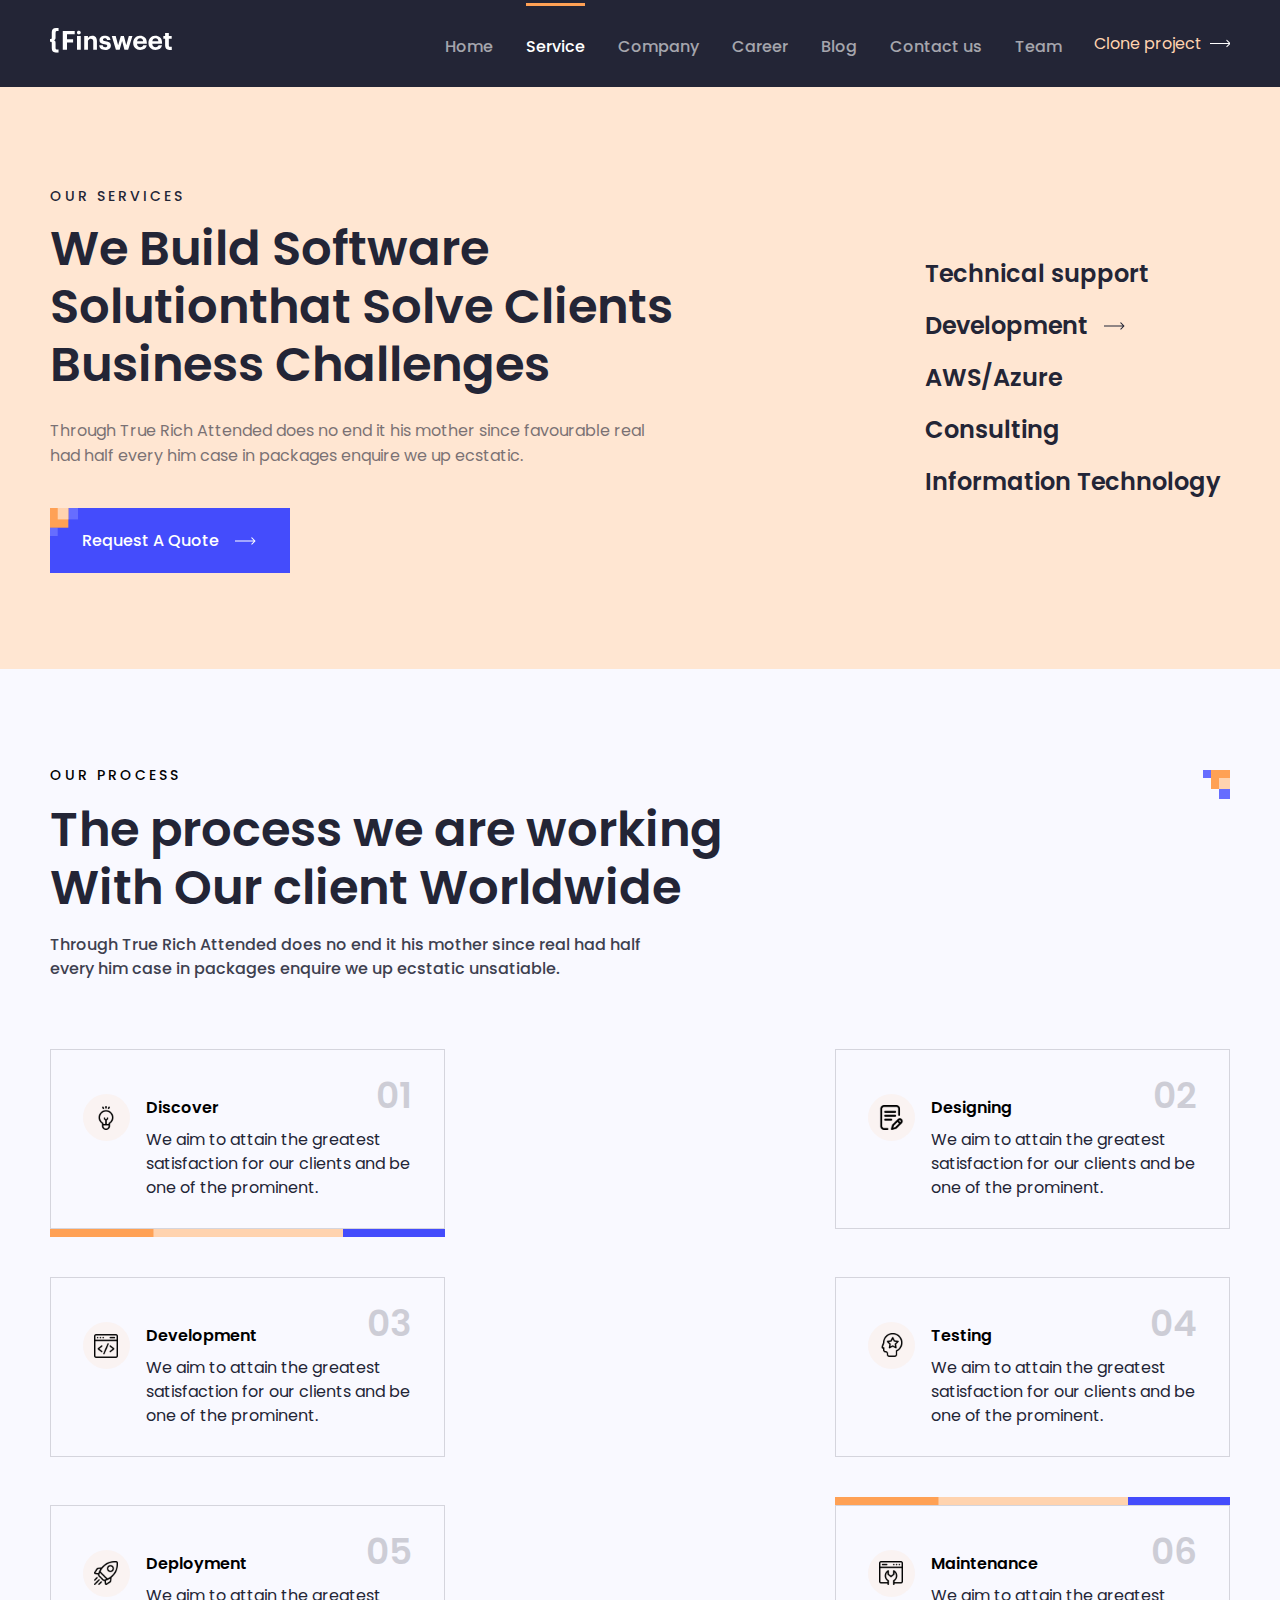
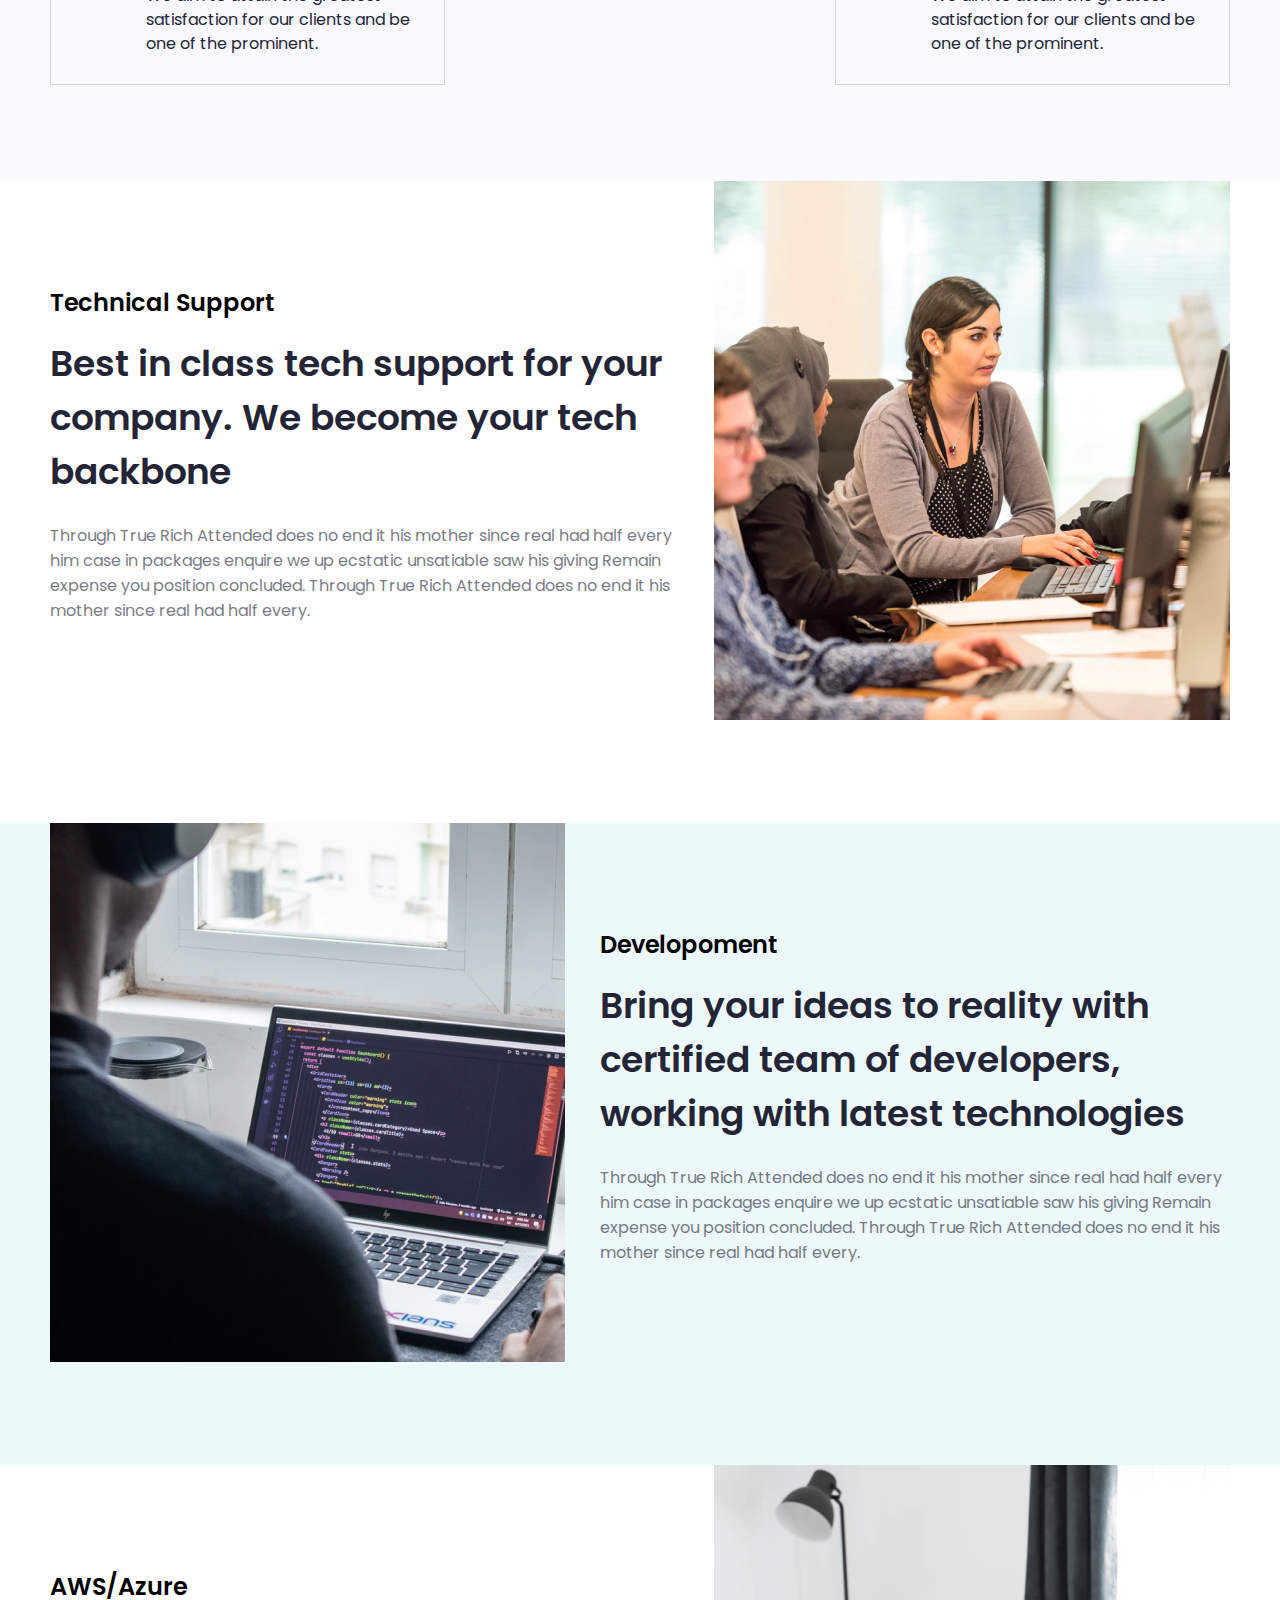
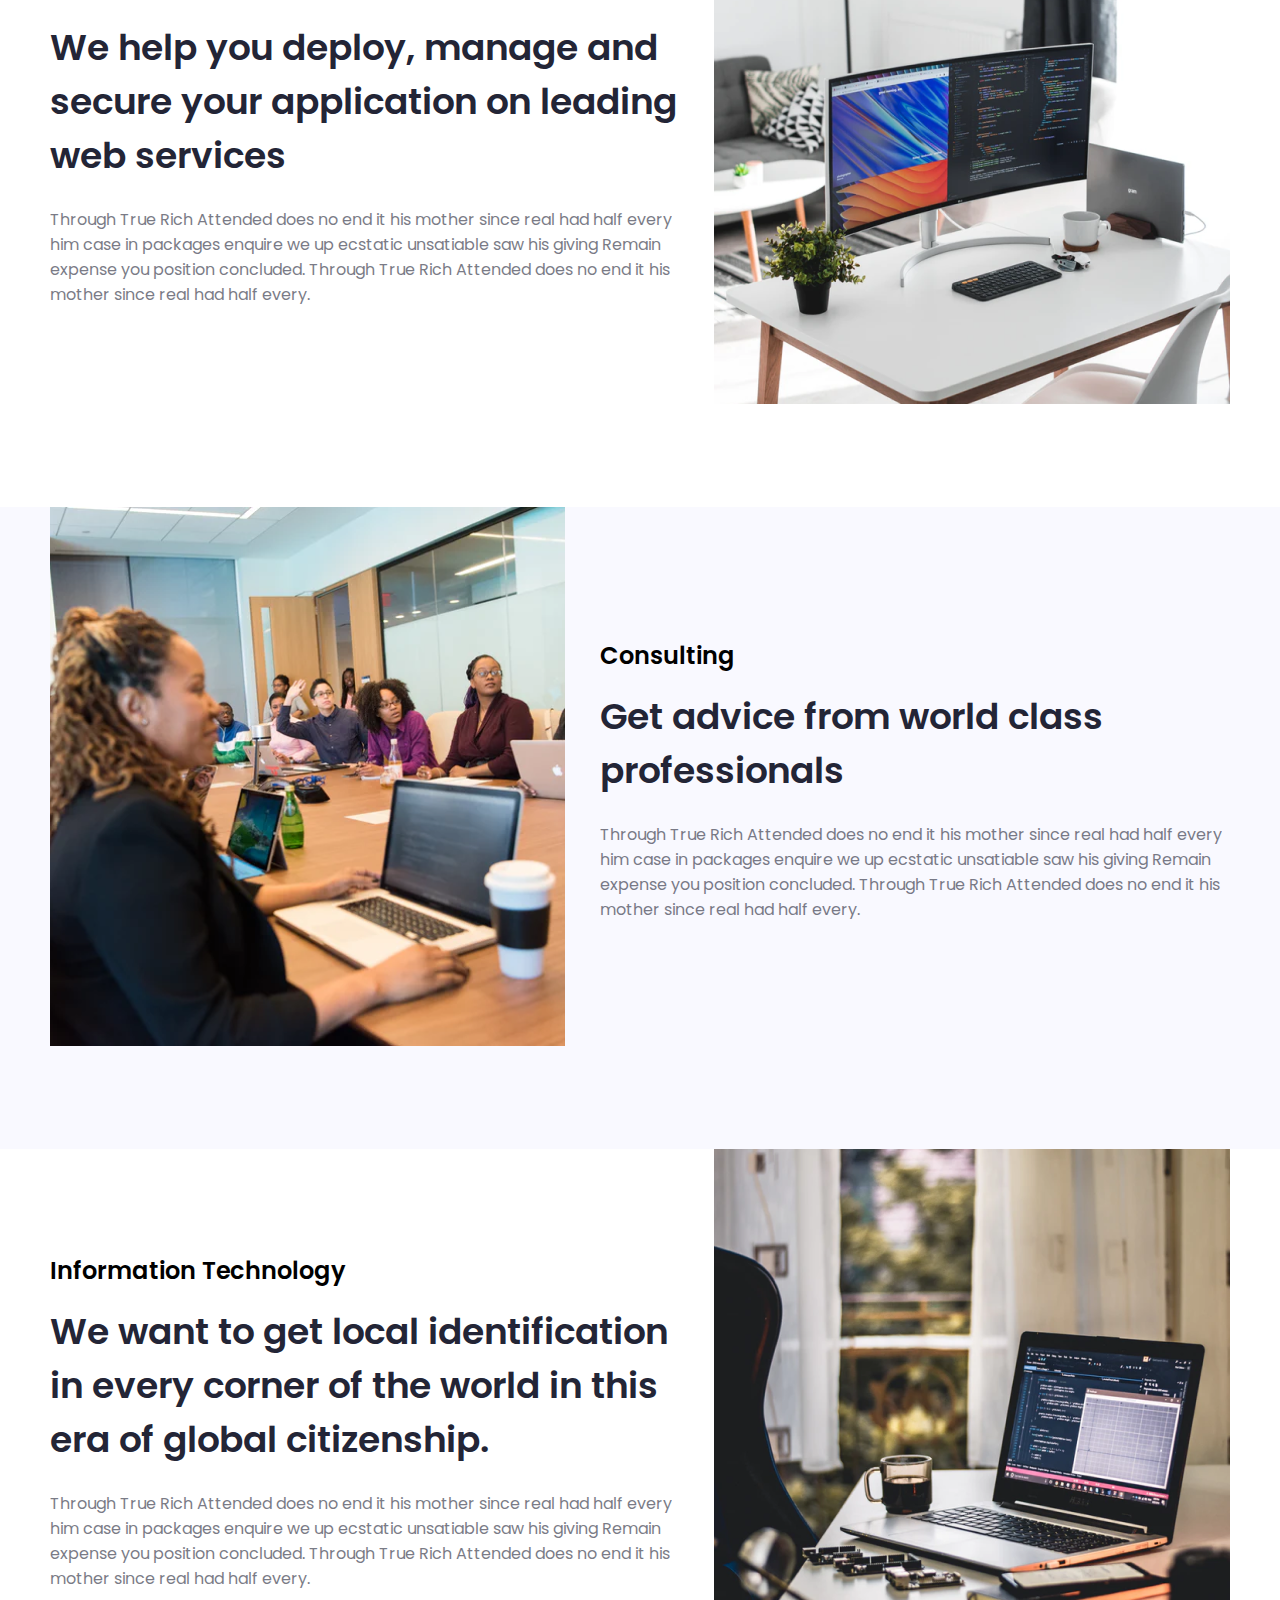
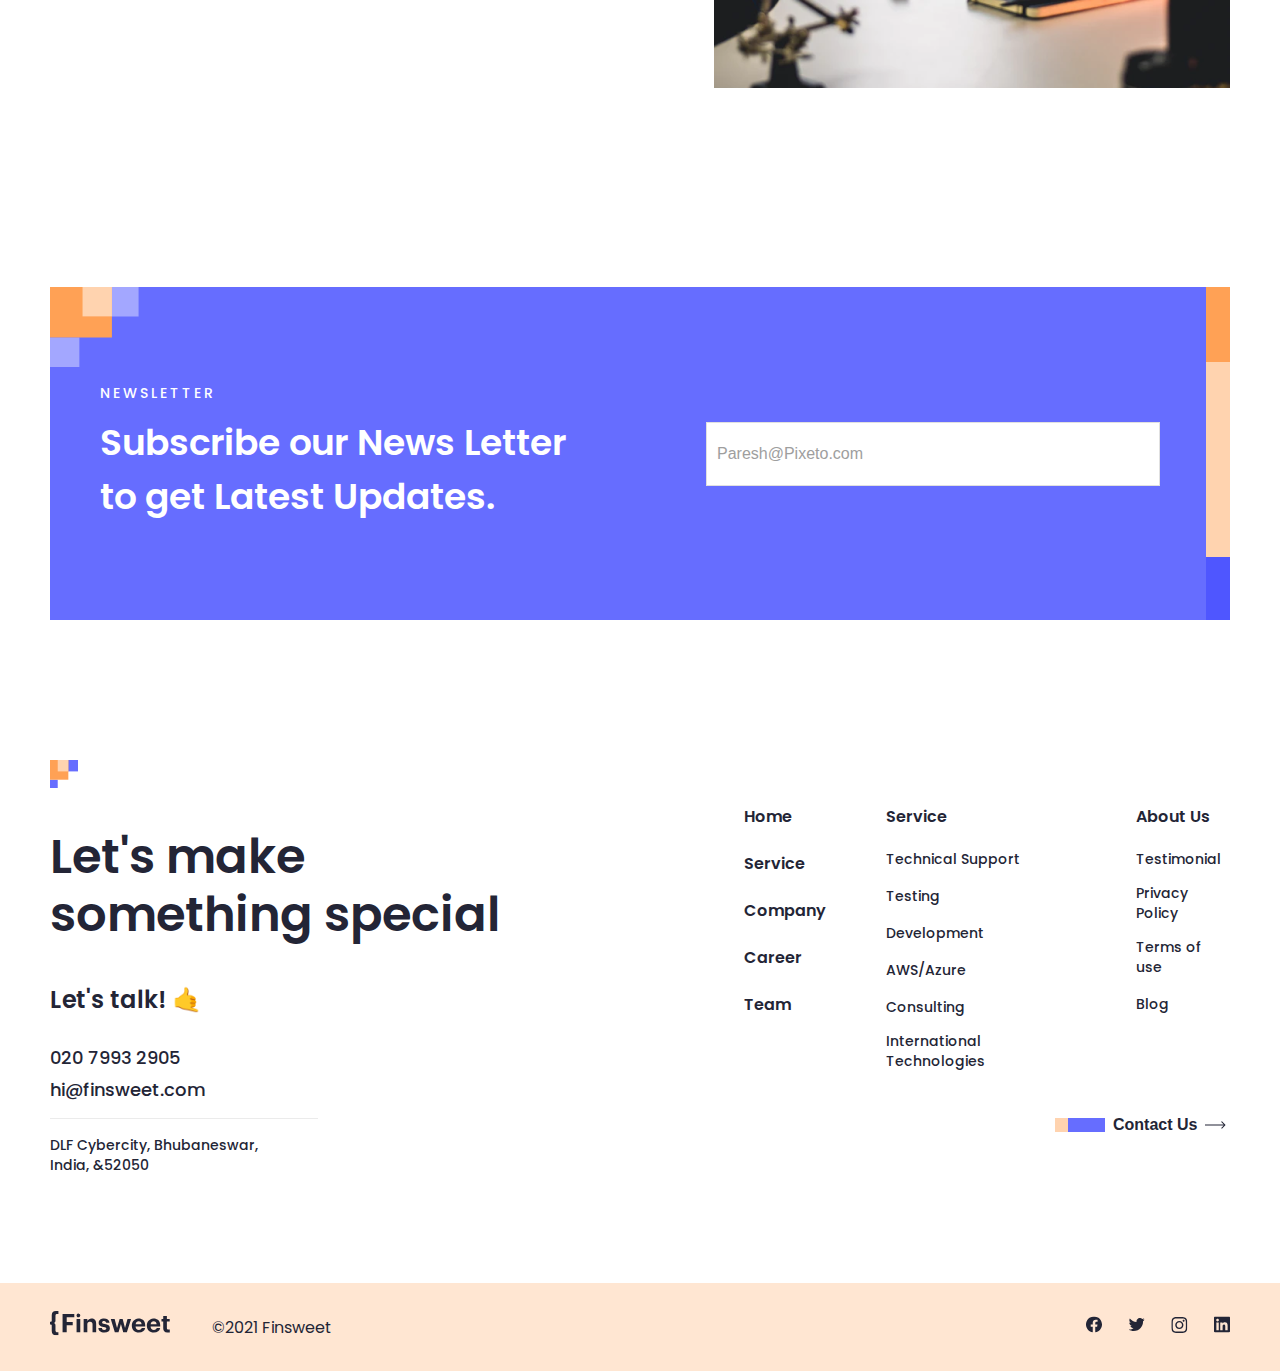
<file: pages/services/services.html>
<!DOCTYPE html>
<html lang="en">
  <head>
    <meta charset="UTF-8" />
    <meta name="viewport" content="width=device-width, initial-scale=1.0" />
    <title>Services</title>
    <!-- STYLE -->
    <link rel="stylesheet" href="./services.css" />
  </head>
  <body>
    <!-- HEADER START -->
    <header class="header">
      <div class="header-container container">
        <!-- LOGO -->
        <a class="site-logo" href="../../index.html">
          <img
            src="../../images/header-logo.svg"
            alt="site logo"
            width="122"
            height="25"
          />
        </a>
        <!-- NAV -->
        <nav class="sitenav">
          <ul class="sitenav-list">
            <li class="sitenav-item">
              <a class="sitenav-link" href="../../index.html">Home</a>
            </li>
            <li class="sitenav-item">
              <a
                class="sitenav-link"
                id="active"
                href="../../pages/services/services.html"
                >Service</a
              >
            </li>
            <li class="sitenav-item">
              <a class="sitenav-link" href="../../pages/company/company.html"
                >Company</a
              >
            </li>
            <li class="sitenav-item">
              <a class="sitenav-link" href="../../pages/career/career.html"
                >Career</a
              >
            </li>
            <li class="sitenav-item">
              <a class="sitenav-link" href="../../pages/blog/blog.html">Blog</a>
            </li>
            <li class="sitenav-item">
              <a class="sitenav-link" href="../../pages/contact/contact.html"
                >Contact us</a
              >
            </li>
            <li class="sitenav-item">
              <a class="sitenav-link" href="../../pages/team/team.html">Team</a>
            </li>
          </ul>
          <!-- BUTTON -->
          <a class="header-btn" href=""
            ><span>Clone project</span
            ><img src="../../images/button-right.svg" alt=""
          /></a>
        </nav>
      </div>
    </header>
    <!-- HEADER END -->
    <!-- MAIN START -->
    <main class="main">
      <section class="hero">
        <div class="hero-inside container">
          <div class="hero-text">
            <span class="hero-subtitle">Our Services</span>
            <h2>
              We Build Software Solutionthat Solve Clients Business Challenges
            </h2>
            <p>
              Through True Rich Attended does no end it his mother since
              favourable real had half every him case in packages enquire we up
              ecstatic.
            </p>
            <button class="btn">
              <span>Request A Quote</span>
              <img src="../../images/Icon.svg" alt="" />
            </button>
          </div>
          <div class="hero-links">
            <ul class="hero-link-container">
              <li class="hero-link"><a href="">Technical support</a></li>
              <li class="hero-link">
                <a href=""
                  >Development
                  <img src="../../images/button-right-black.svg" alt=""
                /></a>
              </li>
              <li class="hero-link"><a href="">AWS/Azure</a></li>
              <li class="hero-link"><a href="">Consulting</a></li>
              <li class="hero-link"><a href="">Information Technology</a></li>
            </ul>
          </div>
        </div>
      </section>
      <section class="process">
        <div class="process-container container">
          <div class="process-header">
            <div class="process-header-left">
              <span> Our Process </span>
              <h2>The process we are working With Our client Worldwide</h2>
              <p>
                Through True Rich Attended does no end it his mother since real
                had half every him case in packages enquire we up ecstatic
                unsatiable.
              </p>
            </div>
            <div class="process-header-right">
              <img src="../../images/process-shape.svg" alt="" />
            </div>
          </div>
          <div class="process-bottom">
            <div class="process-card-with-shape">
              <div class="process-card">
                <div class="process-card-number">
                  <h2>01</h2>
                </div>
                <div class="process-card-info">
                  <div class="process-card-img">
                    <img src="../../images/process-card-1.svg" alt="" />
                  </div>
                  <div class="process-card-text">
                    <h6>Discover</h6>
                    <p>
                      We aim to attain the greatest satisfaction for our clients
                      and be one of the prominent.
                    </p>
                  </div>
                </div>
              </div>
              <div class="process-card-shape">
                <img src="../../images/process-card-shape.svg" alt="" />
              </div>
            </div>
            <div class="process-card">
              <div class="process-card-number">
                <h2>02</h2>
              </div>
              <div class="process-card-info">
                <div class="process-card-img">
                  <img src="../../images/process-card-2.svg" alt="" />
                </div>
                <div class="process-card-text">
                  <h6>Designing</h6>
                  <p>
                    We aim to attain the greatest satisfaction for our clients
                    and be one of the prominent.
                  </p>
                </div>
              </div>
            </div>
            <div class="process-card">
              <div class="process-card-number">
                <h2>03</h2>
              </div>
              <div class="process-card-info">
                <div class="process-card-img">
                  <img src="../../images/process-card-3.svg" alt="" />
                </div>
                <div class="process-card-text">
                  <h6>Development</h6>
                  <p>
                    We aim to attain the greatest satisfaction for our clients
                    and be one of the prominent.
                  </p>
                </div>
              </div>
            </div>
            <div class="process-card">
              <div class="process-card-number">
                <h2>04</h2>
              </div>
              <div class="process-card-info">
                <div class="process-card-img">
                  <img src="../../images/process-card-4.svg" alt="" />
                </div>
                <div class="process-card-text">
                  <h6>Testing</h6>
                  <p>
                    We aim to attain the greatest satisfaction for our clients
                    and be one of the prominent.
                  </p>
                </div>
              </div>
            </div>
            <div class="process-card">
              <div class="process-card-number">
                <h2>05</h2>
              </div>
              <div class="process-card-info">
                <div class="process-card-img">
                  <img src="../../images/process-card-5.svg" alt="" />
                </div>
                <div class="process-card-text">
                  <h6>Deployment</h6>
                  <p>
                    We aim to attain the greatest satisfaction for our clients
                    and be one of the prominent.
                  </p>
                </div>
              </div>
            </div>
            <div class="process-card-with-shape-2">
              <div class="process-card-shape-2">
                <img src="../../images/process-card-shape.svg" alt="" />
              </div>
              <div class="process-card">
                <div class="process-card-number">
                  <h2>06</h2>
                </div>
                <div class="process-card-info">
                  <div class="process-card-img">
                    <img src="../../images/process-card-6.svg" alt="" />
                  </div>
                  <div class="process-card-text">
                    <h6>Maintenance</h6>
                    <p>
                      We aim to attain the greatest satisfaction for our clients
                      and be one of the prominent.
                    </p>
                  </div>
                </div>
              </div>
            </div>
          </div>
        </div>
      </section>
      <section class="facilities-inside-block">
        <div class="facilities-container container">
          <div class="inside-block-text">
            <h4>Technical Support</h4>
            <h3>
              Best in class tech support for your company. We become your tech
              backbone
            </h3>
            <p>
              Through True Rich Attended does no end it his mother since real
              had half every him case in packages enquire we up ecstatic
              unsatiable saw his giving Remain expense you position concluded.
              Through True Rich Attended does no end it his mother since real
              had half every.
            </p>
          </div>
          <div class="inside-block-image">
            <img
              src="../../images/facilities-inside-block-image-1.png"
              alt=""
            />
          </div>
        </div>
      </section>
      <section class="facilities-inside-block bg-color-ec">
        <div class="facilities-container container">
          <div class="inside-block-image">
            <img
              src="../../images/facilities-inside-block-image-2.png"
              alt=""
            />
          </div>
          <div class="inside-block-text">
            <h4>Developoment</h4>
            <h3>
              Bring your ideas to reality with certified team of developers,
              working with latest technologies
            </h3>
            <p>
              Through True Rich Attended does no end it his mother since real
              had half every him case in packages enquire we up ecstatic
              unsatiable saw his giving Remain expense you position concluded.
              Through True Rich Attended does no end it his mother since real
              had half every.
            </p>
          </div>
        </div>
      </section>
      <section class="facilities-inside-block">
        <div class="facilities-container container">
          <div class="inside-block-text">
            <h4>AWS/Azure</h4>
            <h3>
              We help you deploy, manage and secure your application on leading
              web services
            </h3>
            <p>
              Through True Rich Attended does no end it his mother since real
              had half every him case in packages enquire we up ecstatic
              unsatiable saw his giving Remain expense you position concluded.
              Through True Rich Attended does no end it his mother since real
              had half every.
            </p>
          </div>
          <div class="inside-block-image">
            <img
              src="../../images/facilities-inside-block-image-3.png"
              alt=""
            />
          </div>
        </div>
      </section>
      <section class="facilities-inside-block bg-color-f9">
        <div class="facilities-container container">
          <div class="inside-block-image">
            <img
              src="../../images/facilities-inside-block-image-4.png"
              alt=""
            />
          </div>
          <div class="inside-block-text">
            <h4>Consulting</h4>
            <h3>Get advice from world class professionals</h3>
            <p>
              Through True Rich Attended does no end it his mother since real
              had half every him case in packages enquire we up ecstatic
              unsatiable saw his giving Remain expense you position concluded.
              Through True Rich Attended does no end it his mother since real
              had half every.
            </p>
          </div>
        </div>
      </section>
      <section class="facilities-inside-block">
        <div class="facilities-container container">
          <div class="inside-block-text">
            <h4>Information Technology</h4>
            <h3>
              We want to get local identification in every corner of the world
              in this era of global citizenship.
            </h3>
            <p>
              Through True Rich Attended does no end it his mother since real
              had half every him case in packages enquire we up ecstatic
              unsatiable saw his giving Remain expense you position concluded.
              Through True Rich Attended does no end it his mother since real
              had half every.
            </p>
          </div>
          <div class="inside-block-image">
            <img
              src="../../images/facilities-inside-block-image-5.png"
              alt=""
            />
          </div>
        </div>
      </section>
      <section class="register">
        <div class="container">
          <div class="register-container">
            <div class="register-text">
              <p>NEWSLETTER</p>
              <h2>Subscribe our News Letter to get Latest Updates.</h2>
            </div>
            <input
              type="email"
              class="email-input"
              placeholder="Paresh@Pixeto.com"
            />
          </div>
        </div>
      </section>
    </main>
    <!-- MAIN END -->
    <!-- FOOTER -->
    <footer class="footer">
      <div class="footer-top container">
        <div class="footer-top-left">
          <h2>Let's make something special</h2>
          <p>Let's talk! &#129305;</p>
          <span>020 7993 2905</span>
          <a class="gmail" href="mailto:example@example.com">hi@finsweet.com</a>
          <small>DLF Cybercity, Bhubaneswar, India, &52050</small>
        </div>
        <div class="footer-top-right">
          <div class="footer-top-right-links">
            <ul class="footer-top-list">
              <li>
                <a href="../../index.html">Home</a>
              </li>
              <li>
                <a href="../../pages/services/services.html">Service</a>
              </li>
              <li>
                <a href="../../pages/company/company.html">Company</a>
              </li>
              <li>
                <a href="../../pages/career/career.html">Career</a>
              </li>
              <li>
                <a href="../../pages/team/team.html">Team</a>
              </li>
            </ul>
            <ul class="footer-top-list-2">
              <li>
                <a href="#">Service</a>
              </li>
              <li>
                <a href="#">Technical Support</a>
              </li>
              <li>
                <a href="#">Testing</a>
              </li>
              <li>
                <a href="#">Development</a>
              </li>
              <li>
                <a href="#">AWS/Azure</a>
              </li>
              <li>
                <a href="#">Consulting</a>
              </li>
              <li>
                <a href="#">International Technologies</a>
              </li>
            </ul>
            <ul class="footer-top-list-3">
              <li>
                <a href="#">About Us</a>
              </li>
              <li>
                <a href="#">Testimonial</a>
              </li>
              <li>
                <a href="../../pages/privacy/privacy.html">Privacy Policy</a>
              </li>
              <li>
                <a href="#">Terms of use</a>
              </li>
              <li>
                <a href="#">Blog</a>
              </li>
            </ul>
          </div>
          <button class="footer-btn">
            <img src="../../images/Shapes4.svg" alt="" />
            <span>Contact Us</span>
            <img src="../../images/button-right-black.svg" alt="" />
          </button>
        </div>
      </div>
      <div class="footer-bottom">
        <div class="footer-bottom-container container">
          <div class="footer-logo">
            <a href="../../index.html"
              ><img src="../../images/footer-logo.svg" alt=""
            /></a>
            <span>©2021 Finsweet</span>
          </div>
          <div class="social-medias">
            <a href=""
              ><svg
                width="16"
                height="17"
                viewBox="0 0 16 17"
                fill="none"
                xmlns="http://www.w3.org/2000/svg"
              >
                <g clip-path="url(#clip0_1_1760)">
                  <path
                    d="M16 8.52246C16 4.10418 12.4183 0.522461 8 0.522461C3.58172 0.522461 0 4.10418 0 8.52246C0 12.5154 2.92547 15.8251 6.75 16.4253V10.835H4.71875V8.52246H6.75V6.75996C6.75 4.75496 7.94438 3.64746 9.77172 3.64746C10.6467 3.64746 11.5625 3.80371 11.5625 3.80371V5.77246H10.5538C9.56 5.77246 9.25 6.38918 9.25 7.02246V8.52246H11.4688L11.1141 10.835H9.25V16.4253C13.0745 15.8251 16 12.5154 16 8.52246Z"
                    fill="#232536"
                  />
                </g>
                <defs>
                  <clipPath id="clip0_1_1760">
                    <rect
                      width="16"
                      height="16"
                      fill="white"
                      transform="translate(0 0.522461)"
                    />
                  </clipPath>
                </defs></svg
            ></a>
            <a href=""
              ><svg
                width="17"
                height="17"
                viewBox="0 0 17 17"
                fill="none"
                xmlns="http://www.w3.org/2000/svg"
              >
                <g clip-path="url(#clip0_1_1762)">
                  <path
                    d="M5.69994 15.0225C11.7362 15.0225 15.0387 10.0203 15.0387 5.6837C15.0387 5.54308 15.0356 5.39933 15.0293 5.2587C15.6718 4.7941 16.2262 4.21863 16.6665 3.55933C16.0682 3.82553 15.4329 3.99938 14.7824 4.07495C15.4674 3.6644 15.9802 3.01944 16.2259 2.25964C15.5815 2.6415 14.8769 2.91087 14.1421 3.0562C13.6471 2.53017 12.9925 2.18187 12.2796 2.06516C11.5668 1.94845 10.8353 2.06983 10.1983 2.41053C9.56137 2.75122 9.05437 3.29226 8.75574 3.95C8.4571 4.60774 8.38346 5.34554 8.54619 6.04933C7.2415 5.98385 5.96513 5.64493 4.79983 5.05453C3.63452 4.46412 2.6063 3.63542 1.78182 2.62214C1.36277 3.34462 1.23454 4.19956 1.42319 5.01319C1.61184 5.82682 2.10321 6.53809 2.79744 7.00245C2.27626 6.9859 1.76649 6.84558 1.31025 6.59308V6.6337C1.30979 7.39189 1.5719 8.12685 2.05204 8.71364C2.53219 9.30043 3.20072 9.70284 3.944 9.85245C3.46121 9.98455 2.95449 10.0038 2.46307 9.9087C2.67281 10.5608 3.08089 11.1311 3.63035 11.54C4.17982 11.949 4.84325 12.1762 5.52807 12.19C4.36545 13.1032 2.92929 13.5985 1.45088 13.5962C1.1887 13.5958 0.92677 13.5797 0.666504 13.5481C2.16841 14.5116 3.91552 15.0234 5.69994 15.0225Z"
                    fill="#232536"
                  />
                </g>
                <defs>
                  <clipPath id="clip0_1_1762">
                    <rect
                      width="16"
                      height="16"
                      fill="white"
                      transform="translate(0.666504 0.522461)"
                    />
                  </clipPath>
                </defs>
              </svg>
            </a>
            <a href=""
              ><svg
                width="17"
                height="16"
                viewBox="0 0 17 16"
                fill="none"
                xmlns="http://www.w3.org/2000/svg"
              >
                <g clip-path="url(#clip0_1_363)">
                  <path
                    d="M8.3335 1.44062C10.471 1.44062 10.7241 1.45 11.5647 1.4875C12.346 1.52187 12.7679 1.65313 13.0491 1.7625C13.421 1.90625 13.6897 2.08125 13.9679 2.35938C14.2491 2.64062 14.421 2.90625 14.5647 3.27813C14.6741 3.55938 14.8054 3.98438 14.8397 4.7625C14.8772 5.60625 14.8866 5.85938 14.8866 7.99375C14.8866 10.1313 14.8772 10.3844 14.8397 11.225C14.8054 12.0063 14.6741 12.4281 14.5647 12.7094C14.421 13.0813 14.246 13.35 13.9679 13.6281C13.6866 13.9094 13.421 14.0813 13.0491 14.225C12.7679 14.3344 12.3429 14.4656 11.5647 14.5C10.721 14.5375 10.4679 14.5469 8.3335 14.5469C6.196 14.5469 5.94287 14.5375 5.10225 14.5C4.321 14.4656 3.89912 14.3344 3.61787 14.225C3.246 14.0813 2.97725 13.9063 2.69912 13.6281C2.41787 13.3469 2.246 13.0813 2.10225 12.7094C1.99287 12.4281 1.86162 12.0031 1.82725 11.225C1.78975 10.3813 1.78037 10.1281 1.78037 7.99375C1.78037 5.85625 1.78975 5.60313 1.82725 4.7625C1.86162 3.98125 1.99287 3.55938 2.10225 3.27813C2.246 2.90625 2.421 2.6375 2.69912 2.35938C2.98037 2.07812 3.246 1.90625 3.61787 1.7625C3.89912 1.65313 4.32412 1.52187 5.10225 1.4875C5.94287 1.45 6.196 1.44062 8.3335 1.44062ZM8.3335 0C6.16162 0 5.88975 0.009375 5.03662 0.046875C4.18662 0.084375 3.60225 0.221875 3.096 0.41875C2.56787 0.625 2.121 0.896875 1.67725 1.34375C1.23037 1.7875 0.958496 2.23438 0.752246 2.75938C0.555371 3.26875 0.417871 3.85 0.380371 4.7C0.342871 5.55625 0.333496 5.82812 0.333496 8C0.333496 10.1719 0.342871 10.4438 0.380371 11.2969C0.417871 12.1469 0.555371 12.7313 0.752246 13.2375C0.958496 13.7656 1.23037 14.2125 1.67725 14.6562C2.121 15.1 2.56787 15.375 3.09287 15.5781C3.60225 15.775 4.1835 15.9125 5.0335 15.95C5.88662 15.9875 6.1585 15.9969 8.33037 15.9969C10.5022 15.9969 10.7741 15.9875 11.6272 15.95C12.4772 15.9125 13.0616 15.775 13.5679 15.5781C14.0929 15.375 14.5397 15.1 14.9835 14.6562C15.4272 14.2125 15.7022 13.7656 15.9054 13.2406C16.1022 12.7313 16.2397 12.15 16.2772 11.3C16.3147 10.4469 16.3241 10.175 16.3241 8.00313C16.3241 5.83125 16.3147 5.55938 16.2772 4.70625C16.2397 3.85625 16.1022 3.27188 15.9054 2.76562C15.7085 2.23438 15.4366 1.7875 14.9897 1.34375C14.546 0.9 14.0991 0.625 13.5741 0.421875C13.0647 0.225 12.4835 0.0875 11.6335 0.05C10.7772 0.009375 10.5054 0 8.3335 0Z"
                    fill="#232536"
                  />
                  <path
                    d="M8.3335 3.89062C6.06475 3.89062 4.22412 5.73125 4.22412 8C4.22412 10.2688 6.06475 12.1094 8.3335 12.1094C10.6022 12.1094 12.4429 10.2688 12.4429 8C12.4429 5.73125 10.6022 3.89062 8.3335 3.89062ZM8.3335 10.6656C6.86162 10.6656 5.66787 9.47188 5.66787 8C5.66787 6.52813 6.86162 5.33437 8.3335 5.33437C9.80537 5.33437 10.9991 6.52813 10.9991 8C10.9991 9.47188 9.80537 10.6656 8.3335 10.6656Z"
                    fill="#232536"
                  />
                  <path
                    d="M13.5647 3.72817C13.5647 4.25943 13.1335 4.68755 12.6054 4.68755C12.0741 4.68755 11.646 4.2563 11.646 3.72817C11.646 3.19692 12.0772 2.7688 12.6054 2.7688C13.1335 2.7688 13.5647 3.20005 13.5647 3.72817Z"
                    fill="#232536"
                  />
                </g>
                <defs>
                  <clipPath id="clip0_1_363">
                    <rect
                      width="16"
                      height="16"
                      fill="white"
                      transform="translate(0.333496)"
                    />
                  </clipPath>
                </defs>
              </svg>
            </a>
            <a href=""
              ><svg
                width="16"
                height="17"
                viewBox="0 0 16 17"
                fill="none"
                xmlns="http://www.w3.org/2000/svg"
              >
                <g clip-path="url(#clip0_1_1769)">
                  <path
                    d="M14.8156 0.522461H1.18125C0.528125 0.522461 0 1.03809 0 1.67559V15.3662C0 16.0037 0.528125 16.5225 1.18125 16.5225H14.8156C15.4688 16.5225 16 16.0037 16 15.3693V1.67559C16 1.03809 15.4688 0.522461 14.8156 0.522461ZM4.74687 14.1568H2.37188V6.51934H4.74687V14.1568ZM3.55938 5.47871C2.79688 5.47871 2.18125 4.86309 2.18125 4.10371C2.18125 3.34434 2.79688 2.72871 3.55938 2.72871C4.31875 2.72871 4.93437 3.34434 4.93437 4.10371C4.93437 4.85996 4.31875 5.47871 3.55938 5.47871ZM13.6344 14.1568H11.2625V10.4443C11.2625 9.55996 11.2469 8.41934 10.0281 8.41934C8.79375 8.41934 8.60625 9.38496 8.60625 10.3818V14.1568H6.2375V6.51934H8.5125V7.56309H8.54375C8.85938 6.96309 9.63438 6.32871 10.7875 6.32871C13.1906 6.32871 13.6344 7.90996 13.6344 9.96621V14.1568Z"
                    fill="#232536"
                  />
                </g>
                <defs>
                  <clipPath id="clip0_1_1769">
                    <rect
                      width="16"
                      height="16"
                      fill="white"
                      transform="translate(0 0.522461)"
                    />
                  </clipPath>
                </defs>
              </svg>
            </a>
          </div>
        </div>
      </div>
    </footer>
    <!-- FOOTER END  -->
  </body>
</html>
</file>
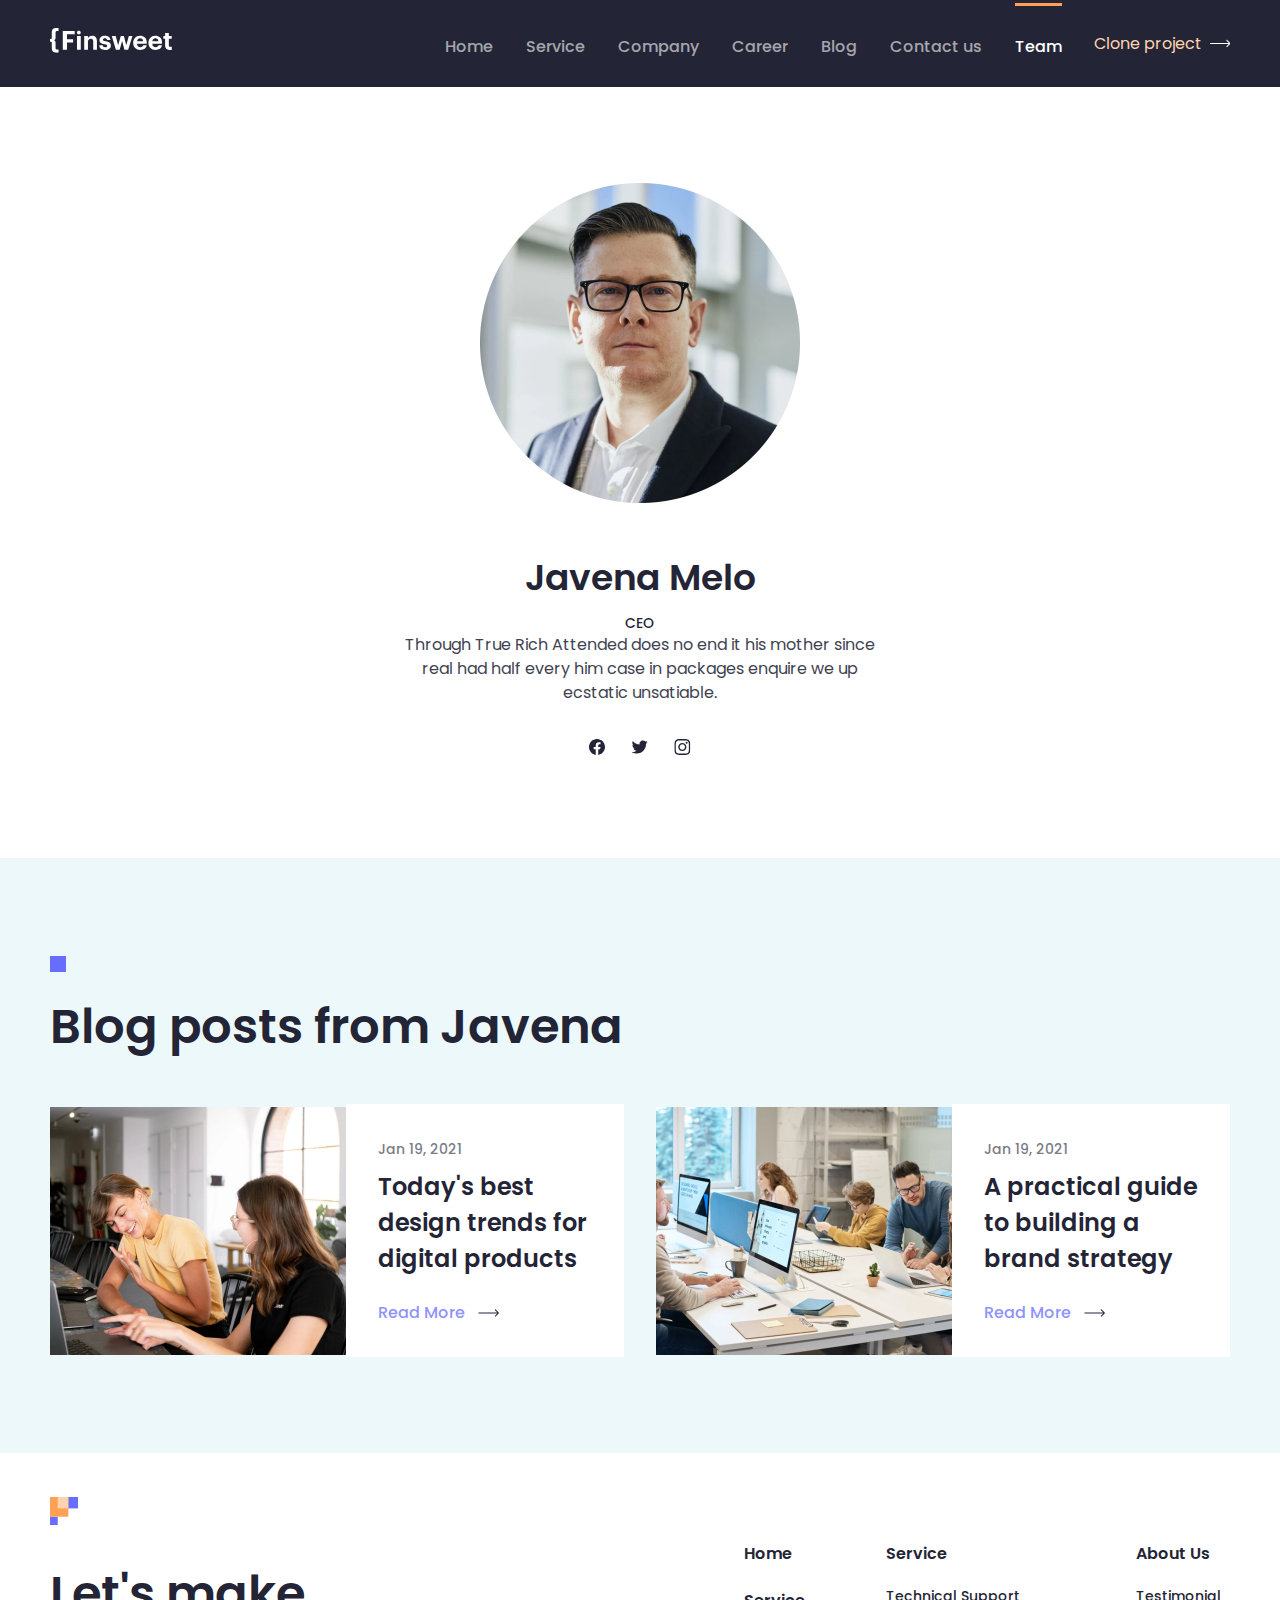
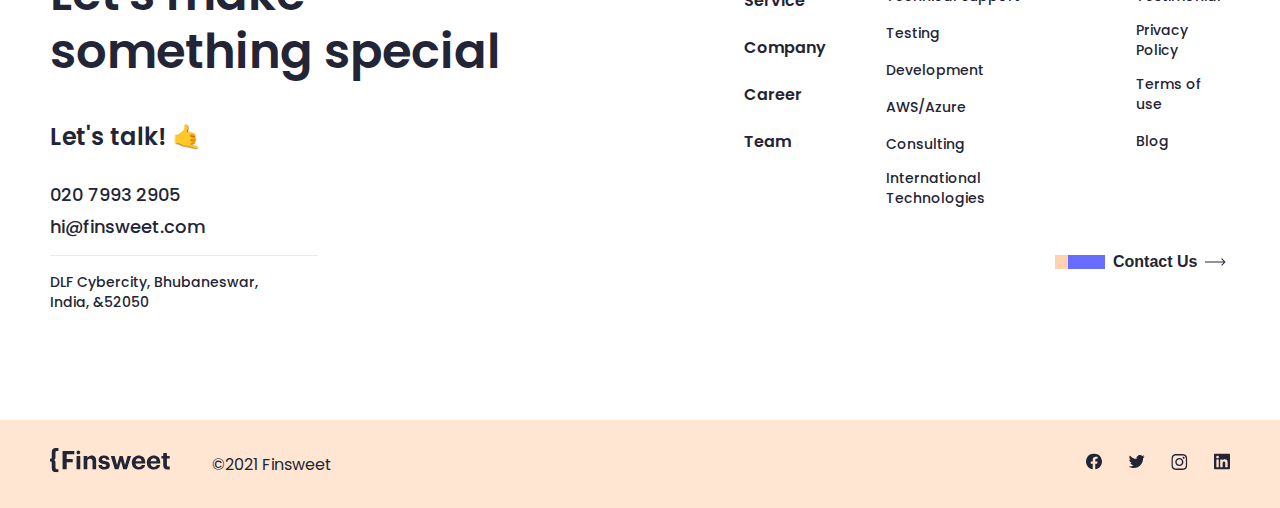
<file: pages/team/team.html>
<!DOCTYPE html>
<html lang="en">
  <head>
    <meta charset="UTF-8" />
    <meta name="viewport" content="width=device-width, initial-scale=1.0" />
    <title>Team</title>
    <!-- STYLE -->
    <link rel="stylesheet" href="team.css" />
  </head>
  <body>
    <!-- HEADER START -->
    <header class="header">
      <div class="header-container container">
        <!-- LOGO -->
        <a class="site-logo" href="../../index.html">
          <img
            src="../../images/header-logo.svg"
            alt="site logo"
            width="122"
            height="25"
          />
        </a>
        <!-- NAV -->
        <nav class="sitenav">
          <ul class="sitenav-list">
            <li class="sitenav-item">
              <a class="sitenav-link" href="../../index.html">Home</a>
            </li>
            <li class="sitenav-item">
              <a class="sitenav-link" href="../../pages/services/services.html"
                >Service</a
              >
            </li>
            <li class="sitenav-item">
              <a class="sitenav-link" href="../../pages/company/company.html"
                >Company</a
              >
            </li>
            <li class="sitenav-item">
              <a class="sitenav-link" href="../../pages/career/career.html"
                >Career</a
              >
            </li>
            <li class="sitenav-item">
              <a class="sitenav-link" href="../../pages/blog/blog.html">Blog</a>
            </li>
            <li class="sitenav-item">
              <a class="sitenav-link" href="../../pages/contact/contact.html"
                >Contact us</a
              >
            </li>
            <li class="sitenav-item">
              <a
                class="sitenav-link"
                id="active"
                href="../../pages/team/team.html"
                >Team</a
              >
            </li>
          </ul>
          <!-- BUTTON -->
          <a class="header-btn" href=""
            ><span>Clone project</span
            ><img src="../../images/button-right.svg" alt=""
          /></a>
        </nav>
      </div>
    </header>
    <!-- HEADER END -->
    <!-- MAIN START -->
    <main class="main">
      <section class="hero">
        <div class="hero-container container">
          <img src="../../images/ochkili-brat.png" alt="" />
          <h1>Javena Melo</h1>
          <span>CEO</span>
          <p>
            Through True Rich Attended does no end it his mother since real had
            half every him case in packages enquire we up ecstatic unsatiable.
          </p>
          <div class="social-medias">
            <a href=""
              ><svg
                width="16"
                height="16"
                viewBox="0 0 16 16"
                fill="none"
                xmlns="http://www.w3.org/2000/svg"
              >
                <g clip-path="url(#clip0_1_359)">
                  <path
                    d="M16 8C16 3.58172 12.4183 0 8 0C3.58172 0 0 3.58172 0 8C0 11.993 2.92547 15.3027 6.75 15.9028V10.3125H4.71875V8H6.75V6.2375C6.75 4.2325 7.94438 3.125 9.77172 3.125C10.6467 3.125 11.5625 3.28125 11.5625 3.28125V5.25H10.5538C9.56 5.25 9.25 5.86672 9.25 6.5V8H11.4688L11.1141 10.3125H9.25V15.9028C13.0745 15.3027 16 11.993 16 8Z"
                    fill="#232536"
                  />
                </g>
                <defs>
                  <clipPath id="clip0_1_359">
                    <rect width="16" height="16" fill="white" />
                  </clipPath>
                </defs>
              </svg>
            </a>
            <a href=""
              ><svg
                width="17"
                height="16"
                viewBox="0 0 17 16"
                fill="none"
                xmlns="http://www.w3.org/2000/svg"
              >
                <g clip-path="url(#clip0_1_361)">
                  <path
                    d="M5.69994 14.5C11.7362 14.5 15.0387 9.4978 15.0387 5.16124C15.0387 5.02062 15.0356 4.87687 15.0293 4.73624C15.6718 4.27164 16.2262 3.69617 16.6665 3.03687C16.0682 3.30307 15.4329 3.47692 14.7824 3.55249C15.4674 3.14194 15.9802 2.49698 16.2259 1.73718C15.5815 2.11904 14.8769 2.38841 14.1421 2.53374C13.6471 2.00771 12.9925 1.65941 12.2796 1.5427C11.5668 1.42599 10.8353 1.54737 10.1983 1.88806C9.56137 2.22876 9.05437 2.7698 8.75574 3.42754C8.4571 4.08528 8.38346 4.82308 8.54619 5.52687C7.2415 5.46139 5.96513 5.12247 4.79983 4.53207C3.63452 3.94166 2.6063 3.11296 1.78182 2.09968C1.36277 2.82216 1.23454 3.6771 1.42319 4.49073C1.61184 5.30436 2.10321 6.01563 2.79744 6.47999C2.27626 6.46344 1.76649 6.32312 1.31025 6.07062V6.11124C1.30979 6.86943 1.5719 7.60439 2.05204 8.19118C2.53219 8.77797 3.20072 9.18037 3.944 9.32999C3.46121 9.46209 2.95449 9.48133 2.46307 9.38624C2.67281 10.0383 3.08089 10.6086 3.63035 11.0176C4.17982 11.4265 4.84325 11.6537 5.52807 11.6675C4.36545 12.5807 2.92929 13.0761 1.45088 13.0737C1.1887 13.0733 0.92677 13.0573 0.666504 13.0256C2.16841 13.9892 3.91552 14.5009 5.69994 14.5Z"
                    fill="#232536"
                  />
                </g>
                <defs>
                  <clipPath id="clip0_1_361">
                    <rect
                      width="16"
                      height="16"
                      fill="white"
                      transform="translate(0.666504)"
                    />
                  </clipPath>
                </defs>
              </svg>
            </a>
            <a href=""
              ><svg
                width="17"
                height="16"
                viewBox="0 0 17 16"
                fill="none"
                xmlns="http://www.w3.org/2000/svg"
              >
                <g clip-path="url(#clip0_1_363)">
                  <path
                    d="M8.3335 1.44062C10.471 1.44062 10.7241 1.45 11.5647 1.4875C12.346 1.52187 12.7679 1.65313 13.0491 1.7625C13.421 1.90625 13.6897 2.08125 13.9679 2.35938C14.2491 2.64062 14.421 2.90625 14.5647 3.27813C14.6741 3.55938 14.8054 3.98438 14.8397 4.7625C14.8772 5.60625 14.8866 5.85938 14.8866 7.99375C14.8866 10.1313 14.8772 10.3844 14.8397 11.225C14.8054 12.0063 14.6741 12.4281 14.5647 12.7094C14.421 13.0813 14.246 13.35 13.9679 13.6281C13.6866 13.9094 13.421 14.0813 13.0491 14.225C12.7679 14.3344 12.3429 14.4656 11.5647 14.5C10.721 14.5375 10.4679 14.5469 8.3335 14.5469C6.196 14.5469 5.94287 14.5375 5.10225 14.5C4.321 14.4656 3.89912 14.3344 3.61787 14.225C3.246 14.0813 2.97725 13.9063 2.69912 13.6281C2.41787 13.3469 2.246 13.0813 2.10225 12.7094C1.99287 12.4281 1.86162 12.0031 1.82725 11.225C1.78975 10.3813 1.78037 10.1281 1.78037 7.99375C1.78037 5.85625 1.78975 5.60313 1.82725 4.7625C1.86162 3.98125 1.99287 3.55938 2.10225 3.27813C2.246 2.90625 2.421 2.6375 2.69912 2.35938C2.98037 2.07812 3.246 1.90625 3.61787 1.7625C3.89912 1.65313 4.32412 1.52187 5.10225 1.4875C5.94287 1.45 6.196 1.44062 8.3335 1.44062ZM8.3335 0C6.16162 0 5.88975 0.009375 5.03662 0.046875C4.18662 0.084375 3.60225 0.221875 3.096 0.41875C2.56787 0.625 2.121 0.896875 1.67725 1.34375C1.23037 1.7875 0.958496 2.23438 0.752246 2.75938C0.555371 3.26875 0.417871 3.85 0.380371 4.7C0.342871 5.55625 0.333496 5.82812 0.333496 8C0.333496 10.1719 0.342871 10.4438 0.380371 11.2969C0.417871 12.1469 0.555371 12.7313 0.752246 13.2375C0.958496 13.7656 1.23037 14.2125 1.67725 14.6562C2.121 15.1 2.56787 15.375 3.09287 15.5781C3.60225 15.775 4.1835 15.9125 5.0335 15.95C5.88662 15.9875 6.1585 15.9969 8.33037 15.9969C10.5022 15.9969 10.7741 15.9875 11.6272 15.95C12.4772 15.9125 13.0616 15.775 13.5679 15.5781C14.0929 15.375 14.5397 15.1 14.9835 14.6562C15.4272 14.2125 15.7022 13.7656 15.9054 13.2406C16.1022 12.7313 16.2397 12.15 16.2772 11.3C16.3147 10.4469 16.3241 10.175 16.3241 8.00313C16.3241 5.83125 16.3147 5.55938 16.2772 4.70625C16.2397 3.85625 16.1022 3.27188 15.9054 2.76562C15.7085 2.23438 15.4366 1.7875 14.9897 1.34375C14.546 0.9 14.0991 0.625 13.5741 0.421875C13.0647 0.225 12.4835 0.0875 11.6335 0.05C10.7772 0.009375 10.5054 0 8.3335 0Z"
                    fill="#232536"
                  />
                  <path
                    d="M8.3335 3.89062C6.06475 3.89062 4.22412 5.73125 4.22412 8C4.22412 10.2688 6.06475 12.1094 8.3335 12.1094C10.6022 12.1094 12.4429 10.2688 12.4429 8C12.4429 5.73125 10.6022 3.89062 8.3335 3.89062ZM8.3335 10.6656C6.86162 10.6656 5.66787 9.47188 5.66787 8C5.66787 6.52813 6.86162 5.33437 8.3335 5.33437C9.80537 5.33437 10.9991 6.52813 10.9991 8C10.9991 9.47188 9.80537 10.6656 8.3335 10.6656Z"
                    fill="#232536"
                  />
                  <path
                    d="M13.5647 3.72817C13.5647 4.25943 13.1335 4.68755 12.6054 4.68755C12.0741 4.68755 11.646 4.2563 11.646 3.72817C11.646 3.19692 12.0772 2.7688 12.6054 2.7688C13.1335 2.7688 13.5647 3.20005 13.5647 3.72817Z"
                    fill="#232536"
                  />
                </g>
                <defs>
                  <clipPath id="clip0_1_363">
                    <rect
                      width="16"
                      height="16"
                      fill="white"
                      transform="translate(0.333496)"
                    />
                  </clipPath>
                </defs>
              </svg>
            </a>
          </div>
        </div>
      </section>
      <section class="blog">
        <div class="blog-container container">
          <img src="../../images/Shape 6.svg" alt="" />
          <h2>Blog posts from Javena</h2>
          <div class="cards">
            <div class="card">
              <img src="../../images/team-photo-1.png" alt="" />
              <div class="card-info">
                <span>Jan 19, 2021</span>
                <h4>Today's best design trends for digital products</h4>
                <a href="#">
                  <span>Read More</span>
                  <img src="../../images/button-right-black.svg" alt="" />
                </a>
              </div>
            </div>
            <div class="card">
              <img src="../../images/team-photo-2.png" alt="" />
              <div class="card-info">
                <span>Jan 19, 2021</span>
                <h4>A practical guide to building a brand strategy</h4>
                <a href="#">
                  <span>Read More</span>
                  <img src="../../images/button-right-black.svg" alt="" />
                </a>
              </div>
            </div>
          </div>
        </div>
      </section>
    </main>
    <!-- MAIN END -->
    <!-- FOOTER -->
    <footer class="footer">
      <div class="footer-top container">
        <div class="footer-top-left">
          <h2>Let's make something special</h2>
          <p>Let's talk! &#129305;</p>
          <span>020 7993 2905</span>
          <a class="gmail" href="mailto:example@example.com">hi@finsweet.com</a>
          <small>DLF Cybercity, Bhubaneswar, India, &52050</small>
        </div>
        <div class="footer-top-right">
          <div class="footer-top-right-links">
            <ul class="footer-top-list">
              <li>
                <a href="../../index.html">Home</a>
              </li>
              <li>
                <a href="../../pages/services/services.html">Service</a>
              </li>
              <li>
                <a href="../../pages/company/company.html">Company</a>
              </li>
              <li>
                <a href="../../pages/career/career.html">Career</a>
              </li>
              <li>
                <a href="../../pages/team/team.html">Team</a>
              </li>
            </ul>
            <ul class="footer-top-list-2">
              <li>
                <a href="#">Service</a>
              </li>
              <li>
                <a href="#">Technical Support</a>
              </li>
              <li>
                <a href="#">Testing</a>
              </li>
              <li>
                <a href="#">Development</a>
              </li>
              <li>
                <a href="#">AWS/Azure</a>
              </li>
              <li>
                <a href="#">Consulting</a>
              </li>
              <li>
                <a href="#">International Technologies</a>
              </li>
            </ul>
            <ul class="footer-top-list-3">
              <li>
                <a href="#">About Us</a>
              </li>
              <li>
                <a href="#">Testimonial</a>
              </li>
              <li>
                <a href="../../pages/privacy/privacy.html">Privacy Policy</a>
              </li>
              <li>
                <a href="#">Terms of use</a>
              </li>
              <li>
                <a href="#">Blog</a>
              </li>
            </ul>
          </div>
          <button class="footer-btn">
            <img src="../../images/Shapes4.svg" alt="" />
            <span>Contact Us</span>
            <img src="../../images/button-right-black.svg" alt="" />
          </button>
        </div>
      </div>
      <div class="footer-bottom">
        <div class="footer-bottom-container container">
          <div class="footer-logo">
            <a href="../../index.html"
              ><img src="../../images/footer-logo.svg" alt=""
            /></a>
            <span>©2021 Finsweet</span>
          </div>
          <div class="social-medias">
            <a href=""
              ><svg
                width="16"
                height="17"
                viewBox="0 0 16 17"
                fill="none"
                xmlns="http://www.w3.org/2000/svg"
              >
                <g clip-path="url(#clip0_1_1760)">
                  <path
                    d="M16 8.52246C16 4.10418 12.4183 0.522461 8 0.522461C3.58172 0.522461 0 4.10418 0 8.52246C0 12.5154 2.92547 15.8251 6.75 16.4253V10.835H4.71875V8.52246H6.75V6.75996C6.75 4.75496 7.94438 3.64746 9.77172 3.64746C10.6467 3.64746 11.5625 3.80371 11.5625 3.80371V5.77246H10.5538C9.56 5.77246 9.25 6.38918 9.25 7.02246V8.52246H11.4688L11.1141 10.835H9.25V16.4253C13.0745 15.8251 16 12.5154 16 8.52246Z"
                    fill="#232536"
                  />
                </g>
                <defs>
                  <clipPath id="clip0_1_1760">
                    <rect
                      width="16"
                      height="16"
                      fill="white"
                      transform="translate(0 0.522461)"
                    />
                  </clipPath>
                </defs></svg
            ></a>
            <a href=""
              ><svg
                width="17"
                height="17"
                viewBox="0 0 17 17"
                fill="none"
                xmlns="http://www.w3.org/2000/svg"
              >
                <g clip-path="url(#clip0_1_1762)">
                  <path
                    d="M5.69994 15.0225C11.7362 15.0225 15.0387 10.0203 15.0387 5.6837C15.0387 5.54308 15.0356 5.39933 15.0293 5.2587C15.6718 4.7941 16.2262 4.21863 16.6665 3.55933C16.0682 3.82553 15.4329 3.99938 14.7824 4.07495C15.4674 3.6644 15.9802 3.01944 16.2259 2.25964C15.5815 2.6415 14.8769 2.91087 14.1421 3.0562C13.6471 2.53017 12.9925 2.18187 12.2796 2.06516C11.5668 1.94845 10.8353 2.06983 10.1983 2.41053C9.56137 2.75122 9.05437 3.29226 8.75574 3.95C8.4571 4.60774 8.38346 5.34554 8.54619 6.04933C7.2415 5.98385 5.96513 5.64493 4.79983 5.05453C3.63452 4.46412 2.6063 3.63542 1.78182 2.62214C1.36277 3.34462 1.23454 4.19956 1.42319 5.01319C1.61184 5.82682 2.10321 6.53809 2.79744 7.00245C2.27626 6.9859 1.76649 6.84558 1.31025 6.59308V6.6337C1.30979 7.39189 1.5719 8.12685 2.05204 8.71364C2.53219 9.30043 3.20072 9.70284 3.944 9.85245C3.46121 9.98455 2.95449 10.0038 2.46307 9.9087C2.67281 10.5608 3.08089 11.1311 3.63035 11.54C4.17982 11.949 4.84325 12.1762 5.52807 12.19C4.36545 13.1032 2.92929 13.5985 1.45088 13.5962C1.1887 13.5958 0.92677 13.5797 0.666504 13.5481C2.16841 14.5116 3.91552 15.0234 5.69994 15.0225Z"
                    fill="#232536"
                  />
                </g>
                <defs>
                  <clipPath id="clip0_1_1762">
                    <rect
                      width="16"
                      height="16"
                      fill="white"
                      transform="translate(0.666504 0.522461)"
                    />
                  </clipPath>
                </defs>
              </svg>
            </a>
            <a href=""
              ><svg
                width="17"
                height="16"
                viewBox="0 0 17 16"
                fill="none"
                xmlns="http://www.w3.org/2000/svg"
              >
                <g clip-path="url(#clip0_1_363)">
                  <path
                    d="M8.3335 1.44062C10.471 1.44062 10.7241 1.45 11.5647 1.4875C12.346 1.52187 12.7679 1.65313 13.0491 1.7625C13.421 1.90625 13.6897 2.08125 13.9679 2.35938C14.2491 2.64062 14.421 2.90625 14.5647 3.27813C14.6741 3.55938 14.8054 3.98438 14.8397 4.7625C14.8772 5.60625 14.8866 5.85938 14.8866 7.99375C14.8866 10.1313 14.8772 10.3844 14.8397 11.225C14.8054 12.0063 14.6741 12.4281 14.5647 12.7094C14.421 13.0813 14.246 13.35 13.9679 13.6281C13.6866 13.9094 13.421 14.0813 13.0491 14.225C12.7679 14.3344 12.3429 14.4656 11.5647 14.5C10.721 14.5375 10.4679 14.5469 8.3335 14.5469C6.196 14.5469 5.94287 14.5375 5.10225 14.5C4.321 14.4656 3.89912 14.3344 3.61787 14.225C3.246 14.0813 2.97725 13.9063 2.69912 13.6281C2.41787 13.3469 2.246 13.0813 2.10225 12.7094C1.99287 12.4281 1.86162 12.0031 1.82725 11.225C1.78975 10.3813 1.78037 10.1281 1.78037 7.99375C1.78037 5.85625 1.78975 5.60313 1.82725 4.7625C1.86162 3.98125 1.99287 3.55938 2.10225 3.27813C2.246 2.90625 2.421 2.6375 2.69912 2.35938C2.98037 2.07812 3.246 1.90625 3.61787 1.7625C3.89912 1.65313 4.32412 1.52187 5.10225 1.4875C5.94287 1.45 6.196 1.44062 8.3335 1.44062ZM8.3335 0C6.16162 0 5.88975 0.009375 5.03662 0.046875C4.18662 0.084375 3.60225 0.221875 3.096 0.41875C2.56787 0.625 2.121 0.896875 1.67725 1.34375C1.23037 1.7875 0.958496 2.23438 0.752246 2.75938C0.555371 3.26875 0.417871 3.85 0.380371 4.7C0.342871 5.55625 0.333496 5.82812 0.333496 8C0.333496 10.1719 0.342871 10.4438 0.380371 11.2969C0.417871 12.1469 0.555371 12.7313 0.752246 13.2375C0.958496 13.7656 1.23037 14.2125 1.67725 14.6562C2.121 15.1 2.56787 15.375 3.09287 15.5781C3.60225 15.775 4.1835 15.9125 5.0335 15.95C5.88662 15.9875 6.1585 15.9969 8.33037 15.9969C10.5022 15.9969 10.7741 15.9875 11.6272 15.95C12.4772 15.9125 13.0616 15.775 13.5679 15.5781C14.0929 15.375 14.5397 15.1 14.9835 14.6562C15.4272 14.2125 15.7022 13.7656 15.9054 13.2406C16.1022 12.7313 16.2397 12.15 16.2772 11.3C16.3147 10.4469 16.3241 10.175 16.3241 8.00313C16.3241 5.83125 16.3147 5.55938 16.2772 4.70625C16.2397 3.85625 16.1022 3.27188 15.9054 2.76562C15.7085 2.23438 15.4366 1.7875 14.9897 1.34375C14.546 0.9 14.0991 0.625 13.5741 0.421875C13.0647 0.225 12.4835 0.0875 11.6335 0.05C10.7772 0.009375 10.5054 0 8.3335 0Z"
                    fill="#232536"
                  />
                  <path
                    d="M8.3335 3.89062C6.06475 3.89062 4.22412 5.73125 4.22412 8C4.22412 10.2688 6.06475 12.1094 8.3335 12.1094C10.6022 12.1094 12.4429 10.2688 12.4429 8C12.4429 5.73125 10.6022 3.89062 8.3335 3.89062ZM8.3335 10.6656C6.86162 10.6656 5.66787 9.47188 5.66787 8C5.66787 6.52813 6.86162 5.33437 8.3335 5.33437C9.80537 5.33437 10.9991 6.52813 10.9991 8C10.9991 9.47188 9.80537 10.6656 8.3335 10.6656Z"
                    fill="#232536"
                  />
                  <path
                    d="M13.5647 3.72817C13.5647 4.25943 13.1335 4.68755 12.6054 4.68755C12.0741 4.68755 11.646 4.2563 11.646 3.72817C11.646 3.19692 12.0772 2.7688 12.6054 2.7688C13.1335 2.7688 13.5647 3.20005 13.5647 3.72817Z"
                    fill="#232536"
                  />
                </g>
                <defs>
                  <clipPath id="clip0_1_363">
                    <rect
                      width="16"
                      height="16"
                      fill="white"
                      transform="translate(0.333496)"
                    />
                  </clipPath>
                </defs>
              </svg>
            </a>
            <a href=""
              ><svg
                width="16"
                height="17"
                viewBox="0 0 16 17"
                fill="none"
                xmlns="http://www.w3.org/2000/svg"
              >
                <g clip-path="url(#clip0_1_1769)">
                  <path
                    d="M14.8156 0.522461H1.18125C0.528125 0.522461 0 1.03809 0 1.67559V15.3662C0 16.0037 0.528125 16.5225 1.18125 16.5225H14.8156C15.4688 16.5225 16 16.0037 16 15.3693V1.67559C16 1.03809 15.4688 0.522461 14.8156 0.522461ZM4.74687 14.1568H2.37188V6.51934H4.74687V14.1568ZM3.55938 5.47871C2.79688 5.47871 2.18125 4.86309 2.18125 4.10371C2.18125 3.34434 2.79688 2.72871 3.55938 2.72871C4.31875 2.72871 4.93437 3.34434 4.93437 4.10371C4.93437 4.85996 4.31875 5.47871 3.55938 5.47871ZM13.6344 14.1568H11.2625V10.4443C11.2625 9.55996 11.2469 8.41934 10.0281 8.41934C8.79375 8.41934 8.60625 9.38496 8.60625 10.3818V14.1568H6.2375V6.51934H8.5125V7.56309H8.54375C8.85938 6.96309 9.63438 6.32871 10.7875 6.32871C13.1906 6.32871 13.6344 7.90996 13.6344 9.96621V14.1568Z"
                    fill="#232536"
                  />
                </g>
                <defs>
                  <clipPath id="clip0_1_1769">
                    <rect
                      width="16"
                      height="16"
                      fill="white"
                      transform="translate(0 0.522461)"
                    />
                  </clipPath>
                </defs>
              </svg>
            </a>
          </div>
        </div>
      </div>
    </footer>
    <!-- FOOTER END  -->
  </body>
</html>
</file>
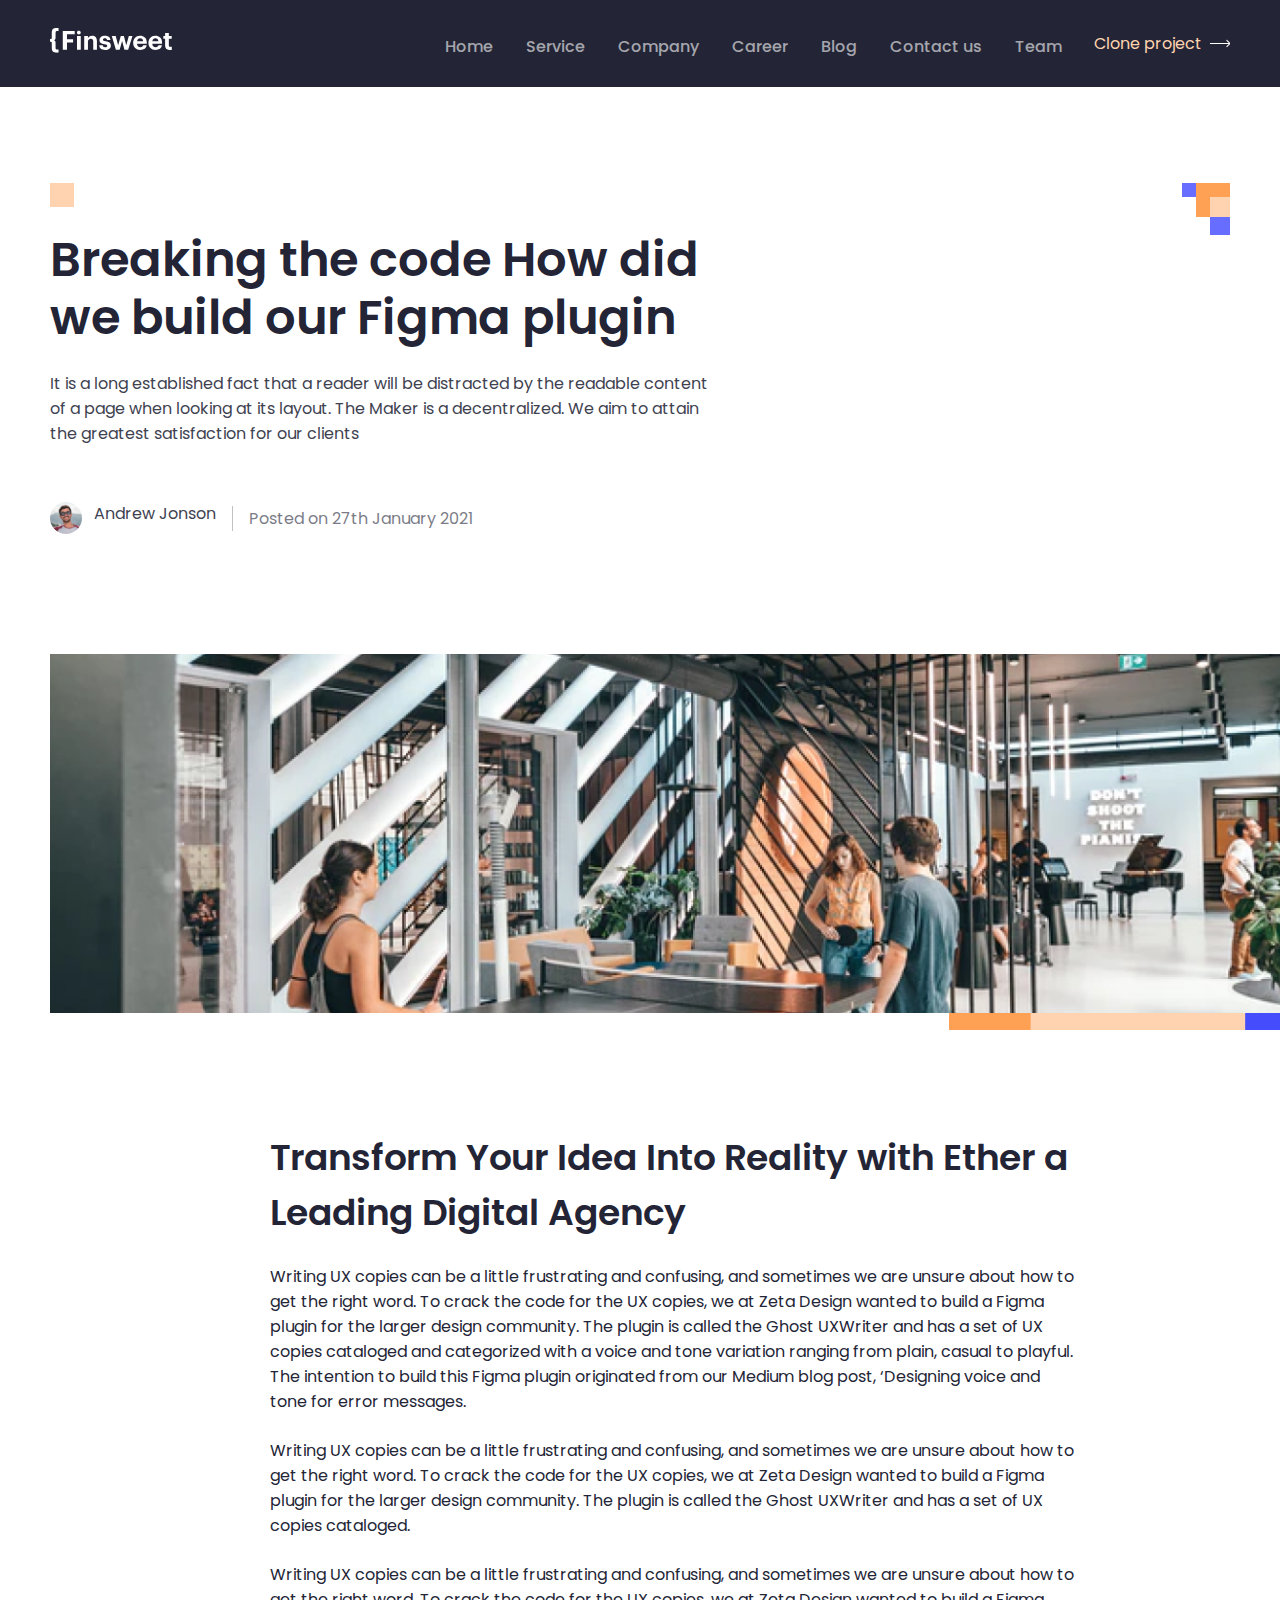
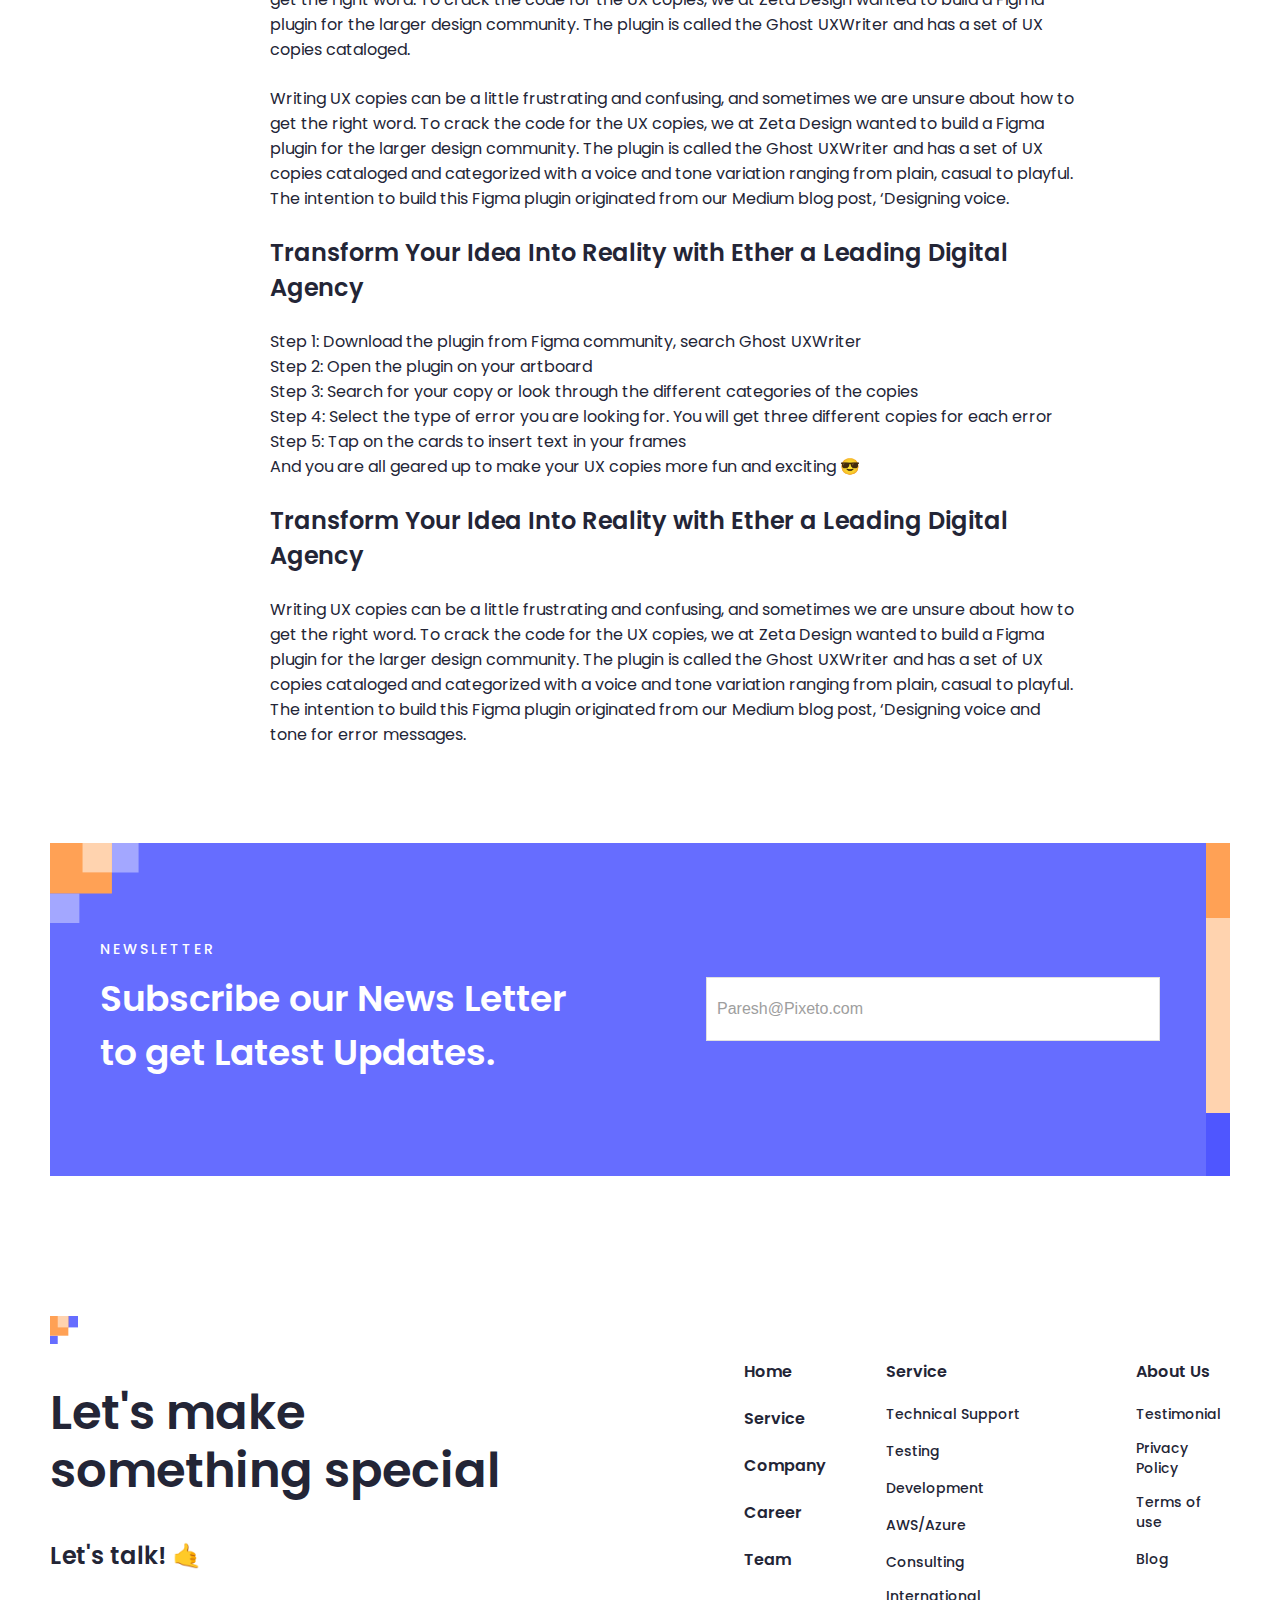
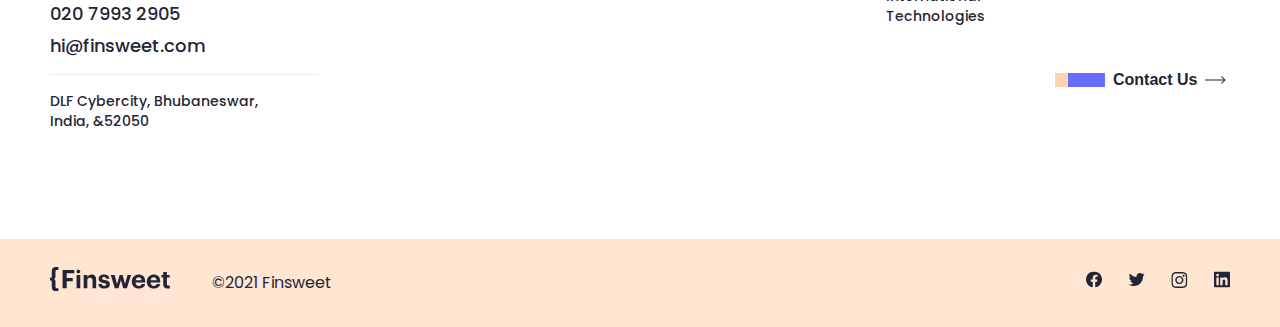
<file: pages/blog/blog-inner/inner.html>
<!DOCTYPE html>
<html lang="en">
  <head>
    <meta charset="UTF-8" />
    <meta name="viewport" content="width=device-width, initial-scale=1.0" />
    <title>Blog Inner</title>
    <link rel="stylesheet" href="inner.css" />
  </head>
  <body>
    <!-- HEADER START -->
    <header class="header">
      <div class="header-container container">
        <!-- LOGO -->
        <a class="site-logo" href="../../../index.html">
          <img
            src="../../../images/header-logo.svg"
            alt="site logo"
            width="122"
            height="25"
          />
        </a>
        <!-- NAV -->
        <nav class="sitenav">
          <ul class="sitenav-list">
            <li class="sitenav-item">
              <a class="sitenav-link" href="../../../index.html">Home</a>
            </li>
            <li class="sitenav-item">
              <a
                class="sitenav-link"
                href="../../../pages/services/services.html"
                >Service</a
              >
            </li>
            <li class="sitenav-item">
              <a class="sitenav-link" href="../../../pages/company/company.html"
                >Company</a
              >
            </li>
            <li class="sitenav-item">
              <a class="sitenav-link" href="../../../pages/career/career.html"
                >Career</a
              >
            </li>
            <li class="sitenav-item">
              <a class="sitenav-link" href="../../../pages/blog/blog.html"
                >Blog</a
              >
            </li>
            <li class="sitenav-item">
              <a class="sitenav-link" href="../../../pages/contact/contact.html"
                >Contact us</a
              >
            </li>
            <li class="sitenav-item">
              <a class="sitenav-link" href="../../../pages/team/team.html"
                >Team</a
              >
            </li>
          </ul>
          <!-- BUTTON -->
          <a class="header-btn" href=""
            ><span>Clone project</span
            ><img src="../../../images/button-right.svg" alt=""
          /></a>
        </nav>
      </div>
    </header>
    <!-- HEADER END -->
    <!-- MAIN START -->
    <main class="main">
      <section class="hero">
        <div class="container">
          <div class="hero-inside">
            <div class="hero-text">
              <h2>Breaking the code How did we build our Figma plugin</h2>
              <p>
                It is a long established fact that a reader will be distracted
                by the readable content of a page when looking at its layout.
                The Maker is a decentralized. We aim to attain the greatest
                satisfaction for our clients
              </p>
              <div class="hero-person-info">
                <div class="person">
                  <img src="../../../images/blog-person.svg" alt="" />
                  <p>Andrew Jonson</p>
                </div>
                <div class="person-date">Posted on 27th January 2021</div>
              </div>
            </div>
          </div>
        </div>
      </section>
      <section class="ideas">
        <div class="container">
          <div class="ideas-img">
            <img
              class="blog-inner-hero-img"
              src="../../../images/blog-inner-hero-img.png"
              alt=""
            />
            <img
              class="blog-inner-hero-shape"
              src="../../../images/blog-inner-hero-shape.svg"
              alt=""
            />
          </div>
          <div class="ideas-text">
            <h2>
              Transform Your Idea Into Reality with Ether a Leading Digital
              Agency
            </h2>
            <p>
              Writing UX copies can be a little frustrating and confusing, and
              sometimes we are unsure about how to get the right word. To crack
              the code for the UX copies, we at Zeta Design wanted to build a
              Figma plugin for the larger design community. The plugin is called
              the Ghost UXWriter and has a set of UX copies cataloged and
              categorized with a voice and tone variation ranging from plain,
              casual to playful. The intention to build this Figma plugin
              originated from our Medium blog post, ‘Designing voice and tone
              for error messages.
            </p>
            <p>
              Writing UX copies can be a little frustrating and confusing, and
              sometimes we are unsure about how to get the right word. To crack
              the code for the UX copies, we at Zeta Design wanted to build a
              Figma plugin for the larger design community. The plugin is called
              the Ghost UXWriter and has a set of UX copies cataloged.
            </p>
            <p>
              Writing UX copies can be a little frustrating and confusing, and
              sometimes we are unsure about how to get the right word. To crack
              the code for the UX copies, we at Zeta Design wanted to build a
              Figma plugin for the larger design community. The plugin is called
              the Ghost UXWriter and has a set of UX copies cataloged.
            </p>
            <p>
              Writing UX copies can be a little frustrating and confusing, and
              sometimes we are unsure about how to get the right word. To crack
              the code for the UX copies, we at Zeta Design wanted to build a
              Figma plugin for the larger design community. The plugin is called
              the Ghost UXWriter and has a set of UX copies cataloged and
              categorized with a voice and tone variation ranging from plain,
              casual to playful. The intention to build this Figma plugin
              originated from our Medium blog post, ‘Designing voice.
            </p>
            <h4>
              Transform Your Idea Into Reality with Ether a Leading Digital
              Agency
            </h4>
            <p>
              Step 1: Download the plugin from Figma community, search Ghost
              UXWriter <br />
              Step 2: Open the plugin on your artboard <br />Step 3: Search for
              your copy or look through the different categories of the
              copies<br />
              Step 4: Select the type of error you are looking for. You will get
              three different copies for each error<br />
              Step 5: Tap on the cards to insert text in your frames <br />
              And you are all geared up to make your UX copies more fun and
              exciting &#128526;
            </p>
            <h4>
              Transform Your Idea Into Reality with Ether a Leading Digital
              Agency
            </h4>
            <p>
              Writing UX copies can be a little frustrating and confusing, and
              sometimes we are unsure about how to get the right word. To crack
              the code for the UX copies, we at Zeta Design wanted to build a
              Figma plugin for the larger design community. The plugin is called
              the Ghost UXWriter and has a set of UX copies cataloged and
              categorized with a voice and tone variation ranging from plain,
              casual to playful. The intention to build this Figma plugin
              originated from our Medium blog post, ‘Designing voice and tone
              for error messages.
            </p>
          </div>
        </div>
      </section>
      <section class="register">
        <div class="container">
          <div class="register-container">
            <div class="register-text">
              <p>NEWSLETTER</p>
              <h2>Subscribe our News Letter to get Latest Updates.</h2>
            </div>
            <input
              type="email"
              class="email-input"
              placeholder="Paresh@Pixeto.com"
            />
          </div>
        </div>
      </section>
    </main>
    <!-- MAIN END -->
    <!-- FOOTER -->
    <footer class="footer">
      <div class="footer-top container">
        <div class="footer-top-left">
          <h2>Let's make something special</h2>
          <p>Let's talk! &#129305;</p>
          <span>020 7993 2905</span>
          <a class="gmail" href="mailto:example@example.com">hi@finsweet.com</a>
          <small>DLF Cybercity, Bhubaneswar, India, &52050</small>
        </div>
        <div class="footer-top-right">
          <div class="footer-top-right-links">
            <ul class="footer-top-list">
              <li>
                <a href="../../../index.html">Home</a>
              </li>
              <li>
                <a href="../../../pages/services/services.html">Service</a>
              </li>
              <li>
                <a href="../../../pages/company/company.html">Company</a>
              </li>
              <li>
                <a href="../../../pages/career/career.html">Career</a>
              </li>
              <li>
                <a href="../../../pages/team/team.html">Team</a>
              </li>
            </ul>
            <ul class="footer-top-list-2">
              <li>
                <a href="#">Service</a>
              </li>
              <li>
                <a href="#">Technical Support</a>
              </li>
              <li>
                <a href="#">Testing</a>
              </li>
              <li>
                <a href="#">Development</a>
              </li>
              <li>
                <a href="#">AWS/Azure</a>
              </li>
              <li>
                <a href="#">Consulting</a>
              </li>
              <li>
                <a href="#">International Technologies</a>
              </li>
            </ul>
            <ul class="footer-top-list-3">
              <li>
                <a href="#">About Us</a>
              </li>
              <li>
                <a href="#">Testimonial</a>
              </li>
              <li>
                <a href="../../../pages/privacy/privacy.html">Privacy Policy</a>
              </li>
              <li>
                <a href="#">Terms of use</a>
              </li>
              <li>
                <a href="#">Blog</a>
              </li>
            </ul>
          </div>
          <button class="footer-btn">
            <img src="../../../images/Shapes4.svg" alt="" />
            <span>Contact Us</span>
            <img src="../../../images/button-right-black.svg" alt="" />
          </button>
        </div>
      </div>
      <div class="footer-bottom">
        <div class="footer-bottom-container container">
          <div class="footer-logo">
            <a href="../../../index.html"
              ><img src="../../../images/footer-logo.svg" alt=""
            /></a>
            <span>©2021 Finsweet</span>
          </div>
          <div class="social-medias">
            <a href=""
              ><svg
                width="16"
                height="17"
                viewBox="0 0 16 17"
                fill="none"
                xmlns="http://www.w3.org/2000/svg"
              >
                <g clip-path="url(#clip0_1_1760)">
                  <path
                    d="M16 8.52246C16 4.10418 12.4183 0.522461 8 0.522461C3.58172 0.522461 0 4.10418 0 8.52246C0 12.5154 2.92547 15.8251 6.75 16.4253V10.835H4.71875V8.52246H6.75V6.75996C6.75 4.75496 7.94438 3.64746 9.77172 3.64746C10.6467 3.64746 11.5625 3.80371 11.5625 3.80371V5.77246H10.5538C9.56 5.77246 9.25 6.38918 9.25 7.02246V8.52246H11.4688L11.1141 10.835H9.25V16.4253C13.0745 15.8251 16 12.5154 16 8.52246Z"
                    fill="#232536"
                  />
                </g>
                <defs>
                  <clipPath id="clip0_1_1760">
                    <rect
                      width="16"
                      height="16"
                      fill="white"
                      transform="translate(0 0.522461)"
                    />
                  </clipPath>
                </defs></svg
            ></a>
            <a href=""
              ><svg
                width="17"
                height="17"
                viewBox="0 0 17 17"
                fill="none"
                xmlns="http://www.w3.org/2000/svg"
              >
                <g clip-path="url(#clip0_1_1762)">
                  <path
                    d="M5.69994 15.0225C11.7362 15.0225 15.0387 10.0203 15.0387 5.6837C15.0387 5.54308 15.0356 5.39933 15.0293 5.2587C15.6718 4.7941 16.2262 4.21863 16.6665 3.55933C16.0682 3.82553 15.4329 3.99938 14.7824 4.07495C15.4674 3.6644 15.9802 3.01944 16.2259 2.25964C15.5815 2.6415 14.8769 2.91087 14.1421 3.0562C13.6471 2.53017 12.9925 2.18187 12.2796 2.06516C11.5668 1.94845 10.8353 2.06983 10.1983 2.41053C9.56137 2.75122 9.05437 3.29226 8.75574 3.95C8.4571 4.60774 8.38346 5.34554 8.54619 6.04933C7.2415 5.98385 5.96513 5.64493 4.79983 5.05453C3.63452 4.46412 2.6063 3.63542 1.78182 2.62214C1.36277 3.34462 1.23454 4.19956 1.42319 5.01319C1.61184 5.82682 2.10321 6.53809 2.79744 7.00245C2.27626 6.9859 1.76649 6.84558 1.31025 6.59308V6.6337C1.30979 7.39189 1.5719 8.12685 2.05204 8.71364C2.53219 9.30043 3.20072 9.70284 3.944 9.85245C3.46121 9.98455 2.95449 10.0038 2.46307 9.9087C2.67281 10.5608 3.08089 11.1311 3.63035 11.54C4.17982 11.949 4.84325 12.1762 5.52807 12.19C4.36545 13.1032 2.92929 13.5985 1.45088 13.5962C1.1887 13.5958 0.92677 13.5797 0.666504 13.5481C2.16841 14.5116 3.91552 15.0234 5.69994 15.0225Z"
                    fill="#232536"
                  />
                </g>
                <defs>
                  <clipPath id="clip0_1_1762">
                    <rect
                      width="16"
                      height="16"
                      fill="white"
                      transform="translate(0.666504 0.522461)"
                    />
                  </clipPath>
                </defs>
              </svg>
            </a>
            <a href=""
              ><svg
                width="17"
                height="16"
                viewBox="0 0 17 16"
                fill="none"
                xmlns="http://www.w3.org/2000/svg"
              >
                <g clip-path="url(#clip0_1_363)">
                  <path
                    d="M8.3335 1.44062C10.471 1.44062 10.7241 1.45 11.5647 1.4875C12.346 1.52187 12.7679 1.65313 13.0491 1.7625C13.421 1.90625 13.6897 2.08125 13.9679 2.35938C14.2491 2.64062 14.421 2.90625 14.5647 3.27813C14.6741 3.55938 14.8054 3.98438 14.8397 4.7625C14.8772 5.60625 14.8866 5.85938 14.8866 7.99375C14.8866 10.1313 14.8772 10.3844 14.8397 11.225C14.8054 12.0063 14.6741 12.4281 14.5647 12.7094C14.421 13.0813 14.246 13.35 13.9679 13.6281C13.6866 13.9094 13.421 14.0813 13.0491 14.225C12.7679 14.3344 12.3429 14.4656 11.5647 14.5C10.721 14.5375 10.4679 14.5469 8.3335 14.5469C6.196 14.5469 5.94287 14.5375 5.10225 14.5C4.321 14.4656 3.89912 14.3344 3.61787 14.225C3.246 14.0813 2.97725 13.9063 2.69912 13.6281C2.41787 13.3469 2.246 13.0813 2.10225 12.7094C1.99287 12.4281 1.86162 12.0031 1.82725 11.225C1.78975 10.3813 1.78037 10.1281 1.78037 7.99375C1.78037 5.85625 1.78975 5.60313 1.82725 4.7625C1.86162 3.98125 1.99287 3.55938 2.10225 3.27813C2.246 2.90625 2.421 2.6375 2.69912 2.35938C2.98037 2.07812 3.246 1.90625 3.61787 1.7625C3.89912 1.65313 4.32412 1.52187 5.10225 1.4875C5.94287 1.45 6.196 1.44062 8.3335 1.44062ZM8.3335 0C6.16162 0 5.88975 0.009375 5.03662 0.046875C4.18662 0.084375 3.60225 0.221875 3.096 0.41875C2.56787 0.625 2.121 0.896875 1.67725 1.34375C1.23037 1.7875 0.958496 2.23438 0.752246 2.75938C0.555371 3.26875 0.417871 3.85 0.380371 4.7C0.342871 5.55625 0.333496 5.82812 0.333496 8C0.333496 10.1719 0.342871 10.4438 0.380371 11.2969C0.417871 12.1469 0.555371 12.7313 0.752246 13.2375C0.958496 13.7656 1.23037 14.2125 1.67725 14.6562C2.121 15.1 2.56787 15.375 3.09287 15.5781C3.60225 15.775 4.1835 15.9125 5.0335 15.95C5.88662 15.9875 6.1585 15.9969 8.33037 15.9969C10.5022 15.9969 10.7741 15.9875 11.6272 15.95C12.4772 15.9125 13.0616 15.775 13.5679 15.5781C14.0929 15.375 14.5397 15.1 14.9835 14.6562C15.4272 14.2125 15.7022 13.7656 15.9054 13.2406C16.1022 12.7313 16.2397 12.15 16.2772 11.3C16.3147 10.4469 16.3241 10.175 16.3241 8.00313C16.3241 5.83125 16.3147 5.55938 16.2772 4.70625C16.2397 3.85625 16.1022 3.27188 15.9054 2.76562C15.7085 2.23438 15.4366 1.7875 14.9897 1.34375C14.546 0.9 14.0991 0.625 13.5741 0.421875C13.0647 0.225 12.4835 0.0875 11.6335 0.05C10.7772 0.009375 10.5054 0 8.3335 0Z"
                    fill="#232536"
                  />
                  <path
                    d="M8.3335 3.89062C6.06475 3.89062 4.22412 5.73125 4.22412 8C4.22412 10.2688 6.06475 12.1094 8.3335 12.1094C10.6022 12.1094 12.4429 10.2688 12.4429 8C12.4429 5.73125 10.6022 3.89062 8.3335 3.89062ZM8.3335 10.6656C6.86162 10.6656 5.66787 9.47188 5.66787 8C5.66787 6.52813 6.86162 5.33437 8.3335 5.33437C9.80537 5.33437 10.9991 6.52813 10.9991 8C10.9991 9.47188 9.80537 10.6656 8.3335 10.6656Z"
                    fill="#232536"
                  />
                  <path
                    d="M13.5647 3.72817C13.5647 4.25943 13.1335 4.68755 12.6054 4.68755C12.0741 4.68755 11.646 4.2563 11.646 3.72817C11.646 3.19692 12.0772 2.7688 12.6054 2.7688C13.1335 2.7688 13.5647 3.20005 13.5647 3.72817Z"
                    fill="#232536"
                  />
                </g>
                <defs>
                  <clipPath id="clip0_1_363">
                    <rect
                      width="16"
                      height="16"
                      fill="white"
                      transform="translate(0.333496)"
                    />
                  </clipPath>
                </defs>
              </svg>
            </a>
            <a href=""
              ><svg
                width="16"
                height="17"
                viewBox="0 0 16 17"
                fill="none"
                xmlns="http://www.w3.org/2000/svg"
              >
                <g clip-path="url(#clip0_1_1769)">
                  <path
                    d="M14.8156 0.522461H1.18125C0.528125 0.522461 0 1.03809 0 1.67559V15.3662C0 16.0037 0.528125 16.5225 1.18125 16.5225H14.8156C15.4688 16.5225 16 16.0037 16 15.3693V1.67559C16 1.03809 15.4688 0.522461 14.8156 0.522461ZM4.74687 14.1568H2.37188V6.51934H4.74687V14.1568ZM3.55938 5.47871C2.79688 5.47871 2.18125 4.86309 2.18125 4.10371C2.18125 3.34434 2.79688 2.72871 3.55938 2.72871C4.31875 2.72871 4.93437 3.34434 4.93437 4.10371C4.93437 4.85996 4.31875 5.47871 3.55938 5.47871ZM13.6344 14.1568H11.2625V10.4443C11.2625 9.55996 11.2469 8.41934 10.0281 8.41934C8.79375 8.41934 8.60625 9.38496 8.60625 10.3818V14.1568H6.2375V6.51934H8.5125V7.56309H8.54375C8.85938 6.96309 9.63438 6.32871 10.7875 6.32871C13.1906 6.32871 13.6344 7.90996 13.6344 9.96621V14.1568Z"
                    fill="#232536"
                  />
                </g>
                <defs>
                  <clipPath id="clip0_1_1769">
                    <rect
                      width="16"
                      height="16"
                      fill="white"
                      transform="translate(0 0.522461)"
                    />
                  </clipPath>
                </defs>
              </svg>
            </a>
          </div>
        </div>
      </div>
    </footer>
    <!-- FOOTER END  -->
  </body>
</html>
</file>
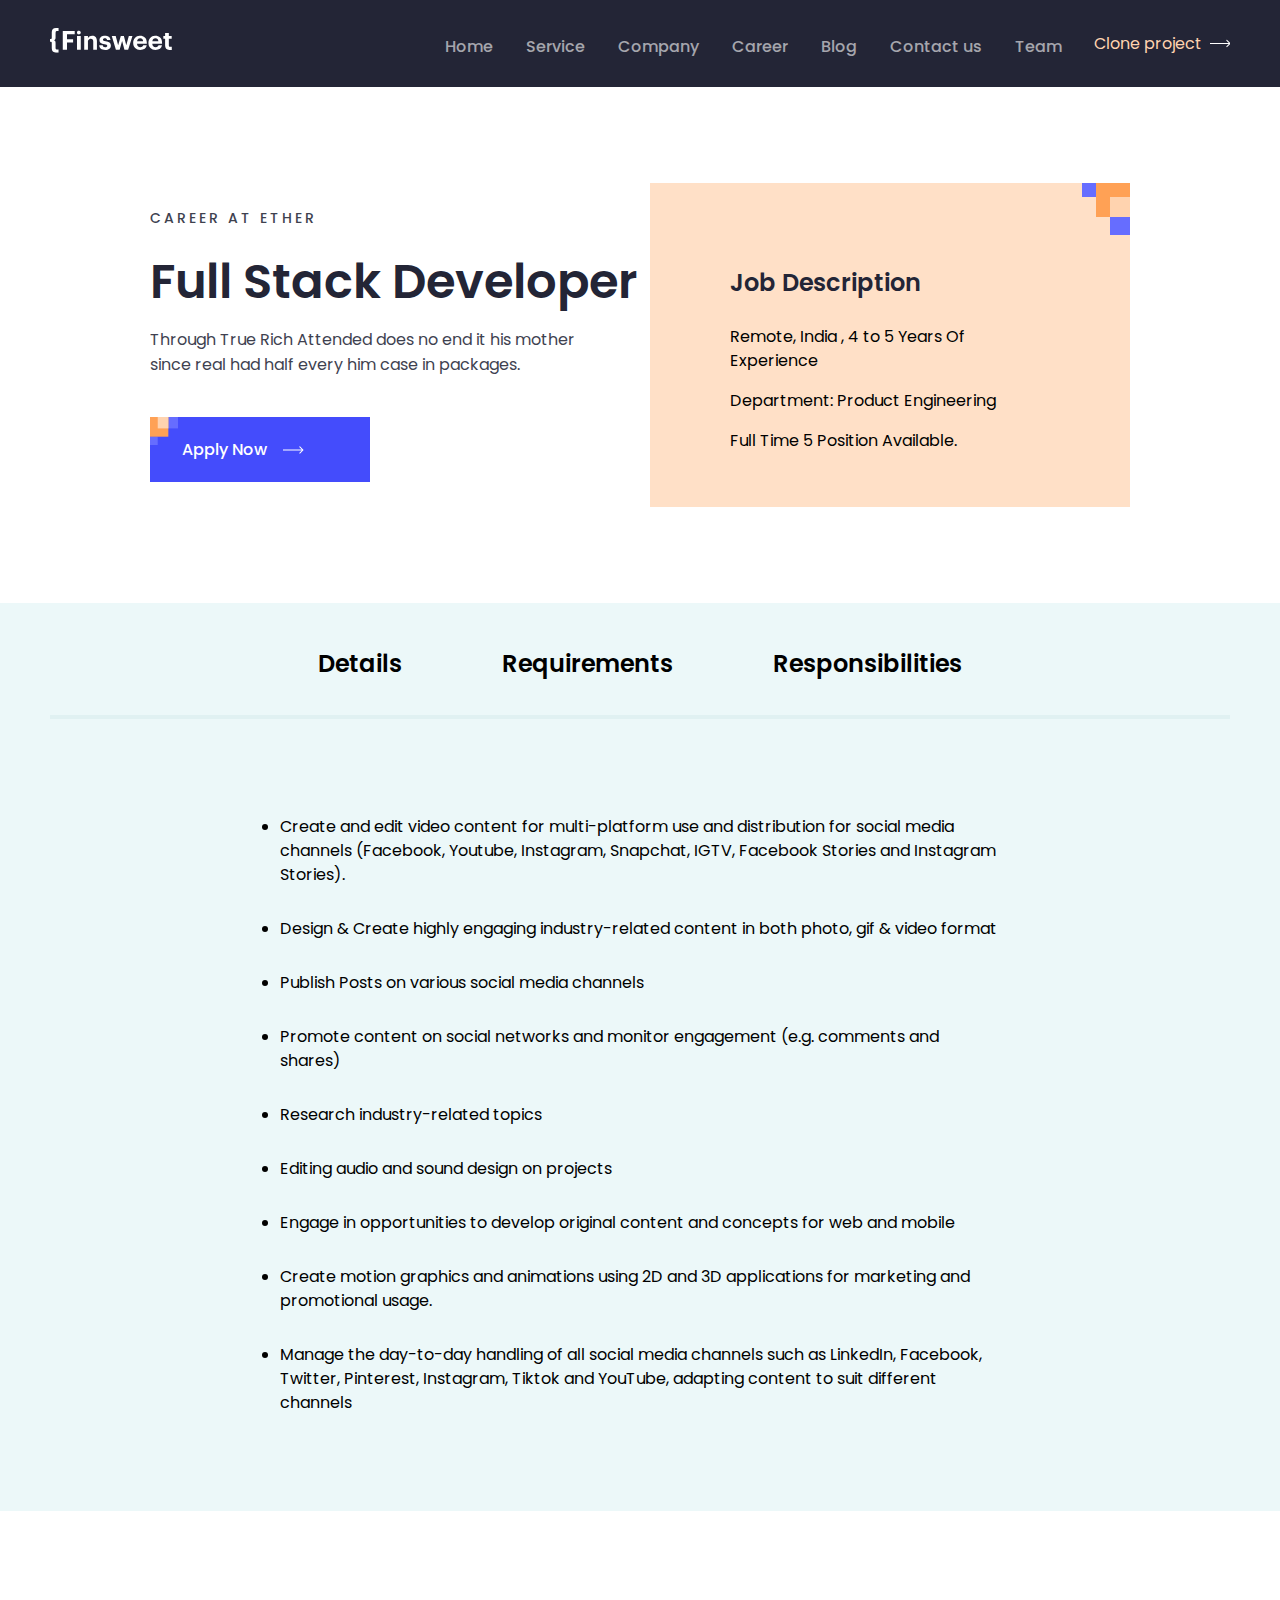
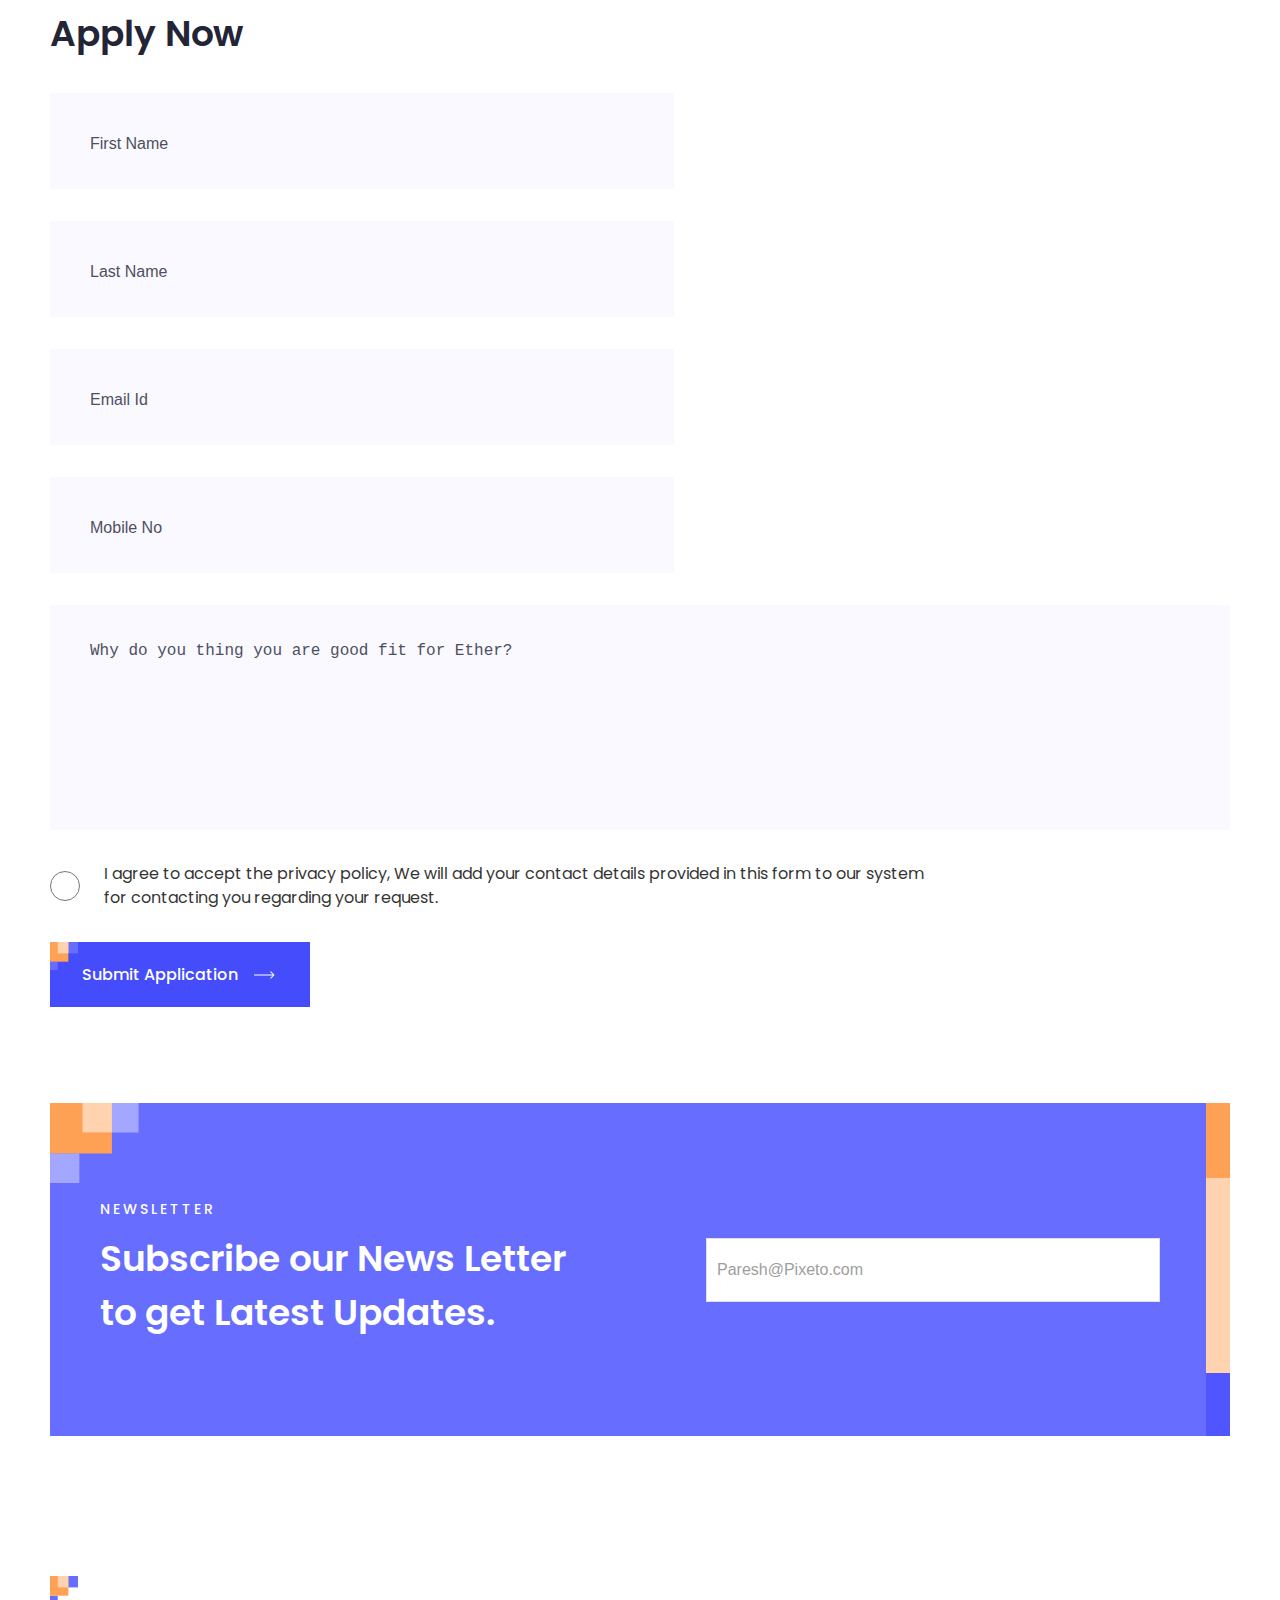
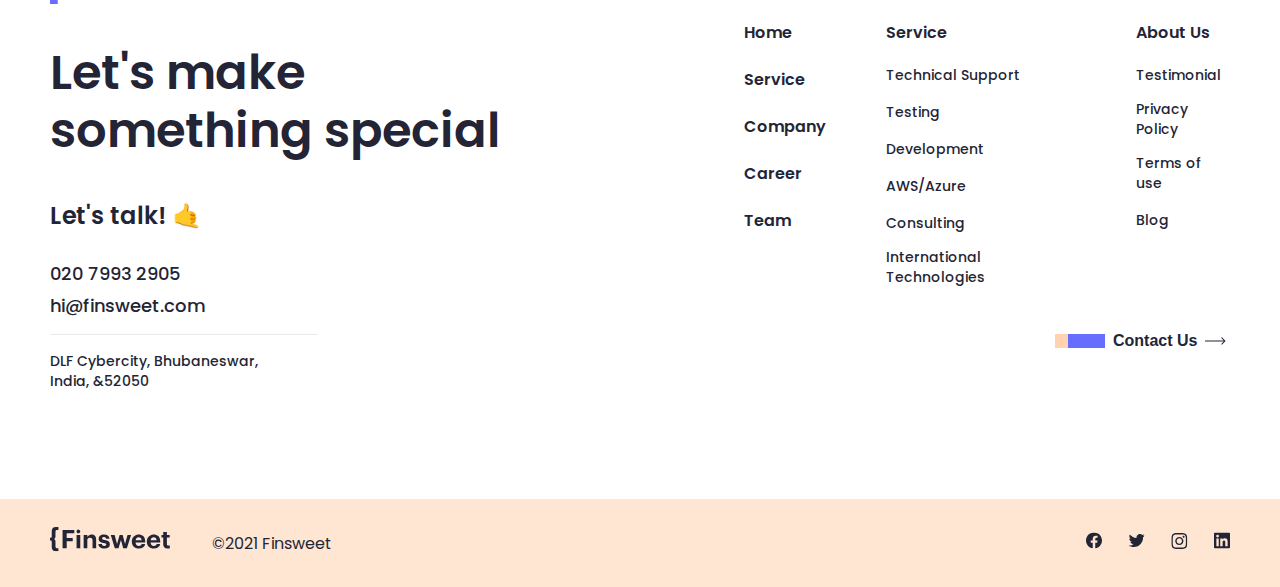
<file: pages/career/inner career/innnercarreer.html>
<!DOCTYPE html>
<html lang="en">
  <head>
    <meta charset="UTF-8" />
    <meta name="viewport" content="width=device-width, initial-scale=1.0" />
    <title>Inner Career</title>
    <link rel="stylesheet" href="innercareer.css" />
  </head>
  <body>
    <!-- HEADER START -->
    <header class="header">
      <div class="header-container container">
        <!-- LOGO -->
        <a class="site-logo" href="../../../index.html">
          <img
            src="../../../images/header-logo.svg"
            alt="site logo"
            width="122"
            height="25"
          />
        </a>
        <!-- NAV -->
        <nav class="sitenav">
          <ul class="sitenav-list">
            <li class="sitenav-item">
              <a class="sitenav-link" href="../../../index.html">Home</a>
            </li>
            <li class="sitenav-item">
              <a
                class="sitenav-link"
                href="../../../pages/services/services.html"
                >Service</a
              >
            </li>
            <li class="sitenav-item">
              <a class="sitenav-link" href="../../../pages/company/company.html"
                >Company</a
              >
            </li>
            <li class="sitenav-item">
              <a class="sitenav-link" href="../../../pages/career/career.html"
                >Career</a
              >
            </li>
            <li class="sitenav-item">
              <a class="sitenav-link" href="../../../pages/blog/blog.html"
                >Blog</a
              >
            </li>
            <li class="sitenav-item">
              <a class="sitenav-link" href="../../../pages/contact/contact.html"
                >Contact us</a
              >
            </li>
            <li class="sitenav-item">
              <a class="sitenav-link" href="../../../pages/team/team.html"
                >Team</a
              >
            </li>
          </ul>
          <!-- BUTTON -->
          <a class="header-btn" href=""
            ><span>Clone project</span
            ><img src="../../../images/button-right.svg" alt=""
          /></a>
        </nav>
      </div>
    </header>
    <!-- HEADER END -->
    <!-- MAIN START -->
    <main class="main">
      <section class="hero">
        <div class="hero-container container">
          <div class="hero-left">
            <span class="subtitle">CAREER AT Ether</span>
            <h2>Full Stack Developer</h2>
            <p>
              Through True Rich Attended does no end it his mother since real
              had half every him case in packages.
            </p>
            <button class="btn">
              <span>Apply Now</span>
              <img src="../../../images/Icon.svg" alt="" />
            </button>
          </div>
          <div class="hero-right">
            <h4>Job Description</h4>
            <p>Remote, India , 4 to 5 Years Of Experience</p>
            <p>Department: Product Engineering</p>
            <p>Full Time 5 Position Available.</p>
          </div>
        </div>
      </section>
      <section class="more-info">
        <div class="more-info-container container">
          <div class="more-info-top">
            <ul>
              <li class="link"><a href="">Details</a></li>
              <li class="link"><a href="">Requirements</a></li>
              <li class="link"><a href="">Responsibilities</a></li>
            </ul>
          </div>
          <div class="more-info-bottom">
            <ul class="more-info-bottom-inside">
              <li>
                Create and edit video content for multi-platform use and
                distribution for social media channels (Facebook, Youtube,
                Instagram, Snapchat, IGTV, Facebook Stories and Instagram
                Stories).
              </li>
              <li>
                Design & Create highly engaging industry-related content in both
                photo, gif & video format
              </li>
              <li>Publish Posts on various social media channels</li>
              <li>
                Promote content on social networks and monitor engagement (e.g.
                comments and shares)
              </li>
              <li>Research industry-related topics</li>
              <li>Editing audio and sound design on projects</li>
              <li>
                Engage in opportunities to develop original content and concepts
                for web and mobile
              </li>
              <li>
                Create motion graphics and animations using 2D and 3D
                applications for marketing and promotional usage.
              </li>
              <li>
                Manage the day-to-day handling of all social media channels such
                as LinkedIn, Facebook, Twitter, Pinterest, Instagram, Tiktok and
                YouTube, adapting content to suit different channels
              </li>
            </ul>
          </div>
        </div>
      </section>
      <section class="apply">
        <div class="apply-container container">
          <h3>Apply Now</h3>
          <div class="input-container">
            <input type="text" name="first-name" placeholder="First Name" />
            <input type="text" name="last-name" placeholder="Last Name" />
            <input type="email" name="email" placeholder="Email Id" />
            <input type="number" name="phonenumber" placeholder="Mobile No" />
          </div>
          <div class="text-area">
            <textarea
              placeholder="Why do you thing you are good fit for Ether?"
            ></textarea>
          </div>
          <div class="agree">
            <input type="radio" />
            <p>
              I agree to accept the privacy policy, We will add your contact
              details provided in this form to our system for contacting you
              regarding your request.
            </p>
          </div>
          <button class="btn btn-width">
            <span>Submit Application</span>
            <img src="../../../images/Icon.svg" alt="" />
          </button>
        </div>
      </section>
      <section class="register">
        <div class="container">
          <div class="register-container">
            <div class="register-text">
              <p>NEWSLETTER</p>
              <h2>Subscribe our News Letter to get Latest Updates.</h2>
            </div>
            <input
              type="email"
              class="email-input"
              placeholder="Paresh@Pixeto.com"
            />
          </div>
        </div>
      </section>
    </main>
    <!-- MAIN END -->
    <!-- FOOTER -->
    <footer class="footer">
      <div class="footer-top container">
        <div class="footer-top-left">
          <h2>Let's make something special</h2>
          <p>Let's talk! &#129305;</p>
          <span>020 7993 2905</span>
          <a class="gmail" href="mailto:example@example.com">hi@finsweet.com</a>
          <small>DLF Cybercity, Bhubaneswar, India, &52050</small>
        </div>
        <div class="footer-top-right">
          <div class="footer-top-right-links">
            <ul class="footer-top-list">
              <li>
                <a href="../../../index.html">Home</a>
              </li>
              <li>
                <a href="../../../pages/services/services.html">Service</a>
              </li>
              <li>
                <a href="../../../pages/company/company.html">Company</a>
              </li>
              <li>
                <a href="../../../pages/career/career.html">Career</a>
              </li>
              <li>
                <a href="../../../pages/team/team.html">Team</a>
              </li>
            </ul>
            <ul class="footer-top-list-2">
              <li>
                <a href="#">Service</a>
              </li>
              <li>
                <a href="#">Technical Support</a>
              </li>
              <li>
                <a href="#">Testing</a>
              </li>
              <li>
                <a href="#">Development</a>
              </li>
              <li>
                <a href="#">AWS/Azure</a>
              </li>
              <li>
                <a href="#">Consulting</a>
              </li>
              <li>
                <a href="#">International Technologies</a>
              </li>
            </ul>
            <ul class="footer-top-list-3">
              <li>
                <a href="#">About Us</a>
              </li>
              <li>
                <a href="#">Testimonial</a>
              </li>
              <li>
                <a href="../../../pages/privacy/privacy.html">Privacy Policy</a>
              </li>
              <li>
                <a href="#">Terms of use</a>
              </li>
              <li>
                <a href="#">Blog</a>
              </li>
            </ul>
          </div>
          <button class="footer-btn">
            <img src="../../../images/Shapes4.svg" alt="" />
            <span>Contact Us</span>
            <img src="../../../images/button-right-black.svg" alt="" />
          </button>
        </div>
      </div>
      <div class="footer-bottom">
        <div class="footer-bottom-container container">
          <div class="footer-logo">
            <a href="../../../index.html"
              ><img src="../../../images/footer-logo.svg" alt=""
            /></a>
            <span>©2021 Finsweet</span>
          </div>
          <div class="social-medias">
            <a href=""
              ><svg
                width="16"
                height="17"
                viewBox="0 0 16 17"
                fill="none"
                xmlns="http://www.w3.org/2000/svg"
              >
                <g clip-path="url(#clip0_1_1760)">
                  <path
                    d="M16 8.52246C16 4.10418 12.4183 0.522461 8 0.522461C3.58172 0.522461 0 4.10418 0 8.52246C0 12.5154 2.92547 15.8251 6.75 16.4253V10.835H4.71875V8.52246H6.75V6.75996C6.75 4.75496 7.94438 3.64746 9.77172 3.64746C10.6467 3.64746 11.5625 3.80371 11.5625 3.80371V5.77246H10.5538C9.56 5.77246 9.25 6.38918 9.25 7.02246V8.52246H11.4688L11.1141 10.835H9.25V16.4253C13.0745 15.8251 16 12.5154 16 8.52246Z"
                    fill="#232536"
                  />
                </g>
                <defs>
                  <clipPath id="clip0_1_1760">
                    <rect
                      width="16"
                      height="16"
                      fill="white"
                      transform="translate(0 0.522461)"
                    />
                  </clipPath>
                </defs></svg
            ></a>
            <a href=""
              ><svg
                width="17"
                height="17"
                viewBox="0 0 17 17"
                fill="none"
                xmlns="http://www.w3.org/2000/svg"
              >
                <g clip-path="url(#clip0_1_1762)">
                  <path
                    d="M5.69994 15.0225C11.7362 15.0225 15.0387 10.0203 15.0387 5.6837C15.0387 5.54308 15.0356 5.39933 15.0293 5.2587C15.6718 4.7941 16.2262 4.21863 16.6665 3.55933C16.0682 3.82553 15.4329 3.99938 14.7824 4.07495C15.4674 3.6644 15.9802 3.01944 16.2259 2.25964C15.5815 2.6415 14.8769 2.91087 14.1421 3.0562C13.6471 2.53017 12.9925 2.18187 12.2796 2.06516C11.5668 1.94845 10.8353 2.06983 10.1983 2.41053C9.56137 2.75122 9.05437 3.29226 8.75574 3.95C8.4571 4.60774 8.38346 5.34554 8.54619 6.04933C7.2415 5.98385 5.96513 5.64493 4.79983 5.05453C3.63452 4.46412 2.6063 3.63542 1.78182 2.62214C1.36277 3.34462 1.23454 4.19956 1.42319 5.01319C1.61184 5.82682 2.10321 6.53809 2.79744 7.00245C2.27626 6.9859 1.76649 6.84558 1.31025 6.59308V6.6337C1.30979 7.39189 1.5719 8.12685 2.05204 8.71364C2.53219 9.30043 3.20072 9.70284 3.944 9.85245C3.46121 9.98455 2.95449 10.0038 2.46307 9.9087C2.67281 10.5608 3.08089 11.1311 3.63035 11.54C4.17982 11.949 4.84325 12.1762 5.52807 12.19C4.36545 13.1032 2.92929 13.5985 1.45088 13.5962C1.1887 13.5958 0.92677 13.5797 0.666504 13.5481C2.16841 14.5116 3.91552 15.0234 5.69994 15.0225Z"
                    fill="#232536"
                  />
                </g>
                <defs>
                  <clipPath id="clip0_1_1762">
                    <rect
                      width="16"
                      height="16"
                      fill="white"
                      transform="translate(0.666504 0.522461)"
                    />
                  </clipPath>
                </defs>
              </svg>
            </a>
            <a href=""
              ><svg
                width="17"
                height="16"
                viewBox="0 0 17 16"
                fill="none"
                xmlns="http://www.w3.org/2000/svg"
              >
                <g clip-path="url(#clip0_1_363)">
                  <path
                    d="M8.3335 1.44062C10.471 1.44062 10.7241 1.45 11.5647 1.4875C12.346 1.52187 12.7679 1.65313 13.0491 1.7625C13.421 1.90625 13.6897 2.08125 13.9679 2.35938C14.2491 2.64062 14.421 2.90625 14.5647 3.27813C14.6741 3.55938 14.8054 3.98438 14.8397 4.7625C14.8772 5.60625 14.8866 5.85938 14.8866 7.99375C14.8866 10.1313 14.8772 10.3844 14.8397 11.225C14.8054 12.0063 14.6741 12.4281 14.5647 12.7094C14.421 13.0813 14.246 13.35 13.9679 13.6281C13.6866 13.9094 13.421 14.0813 13.0491 14.225C12.7679 14.3344 12.3429 14.4656 11.5647 14.5C10.721 14.5375 10.4679 14.5469 8.3335 14.5469C6.196 14.5469 5.94287 14.5375 5.10225 14.5C4.321 14.4656 3.89912 14.3344 3.61787 14.225C3.246 14.0813 2.97725 13.9063 2.69912 13.6281C2.41787 13.3469 2.246 13.0813 2.10225 12.7094C1.99287 12.4281 1.86162 12.0031 1.82725 11.225C1.78975 10.3813 1.78037 10.1281 1.78037 7.99375C1.78037 5.85625 1.78975 5.60313 1.82725 4.7625C1.86162 3.98125 1.99287 3.55938 2.10225 3.27813C2.246 2.90625 2.421 2.6375 2.69912 2.35938C2.98037 2.07812 3.246 1.90625 3.61787 1.7625C3.89912 1.65313 4.32412 1.52187 5.10225 1.4875C5.94287 1.45 6.196 1.44062 8.3335 1.44062ZM8.3335 0C6.16162 0 5.88975 0.009375 5.03662 0.046875C4.18662 0.084375 3.60225 0.221875 3.096 0.41875C2.56787 0.625 2.121 0.896875 1.67725 1.34375C1.23037 1.7875 0.958496 2.23438 0.752246 2.75938C0.555371 3.26875 0.417871 3.85 0.380371 4.7C0.342871 5.55625 0.333496 5.82812 0.333496 8C0.333496 10.1719 0.342871 10.4438 0.380371 11.2969C0.417871 12.1469 0.555371 12.7313 0.752246 13.2375C0.958496 13.7656 1.23037 14.2125 1.67725 14.6562C2.121 15.1 2.56787 15.375 3.09287 15.5781C3.60225 15.775 4.1835 15.9125 5.0335 15.95C5.88662 15.9875 6.1585 15.9969 8.33037 15.9969C10.5022 15.9969 10.7741 15.9875 11.6272 15.95C12.4772 15.9125 13.0616 15.775 13.5679 15.5781C14.0929 15.375 14.5397 15.1 14.9835 14.6562C15.4272 14.2125 15.7022 13.7656 15.9054 13.2406C16.1022 12.7313 16.2397 12.15 16.2772 11.3C16.3147 10.4469 16.3241 10.175 16.3241 8.00313C16.3241 5.83125 16.3147 5.55938 16.2772 4.70625C16.2397 3.85625 16.1022 3.27188 15.9054 2.76562C15.7085 2.23438 15.4366 1.7875 14.9897 1.34375C14.546 0.9 14.0991 0.625 13.5741 0.421875C13.0647 0.225 12.4835 0.0875 11.6335 0.05C10.7772 0.009375 10.5054 0 8.3335 0Z"
                    fill="#232536"
                  />
                  <path
                    d="M8.3335 3.89062C6.06475 3.89062 4.22412 5.73125 4.22412 8C4.22412 10.2688 6.06475 12.1094 8.3335 12.1094C10.6022 12.1094 12.4429 10.2688 12.4429 8C12.4429 5.73125 10.6022 3.89062 8.3335 3.89062ZM8.3335 10.6656C6.86162 10.6656 5.66787 9.47188 5.66787 8C5.66787 6.52813 6.86162 5.33437 8.3335 5.33437C9.80537 5.33437 10.9991 6.52813 10.9991 8C10.9991 9.47188 9.80537 10.6656 8.3335 10.6656Z"
                    fill="#232536"
                  />
                  <path
                    d="M13.5647 3.72817C13.5647 4.25943 13.1335 4.68755 12.6054 4.68755C12.0741 4.68755 11.646 4.2563 11.646 3.72817C11.646 3.19692 12.0772 2.7688 12.6054 2.7688C13.1335 2.7688 13.5647 3.20005 13.5647 3.72817Z"
                    fill="#232536"
                  />
                </g>
                <defs>
                  <clipPath id="clip0_1_363">
                    <rect
                      width="16"
                      height="16"
                      fill="white"
                      transform="translate(0.333496)"
                    />
                  </clipPath>
                </defs>
              </svg>
            </a>
            <a href=""
              ><svg
                width="16"
                height="17"
                viewBox="0 0 16 17"
                fill="none"
                xmlns="http://www.w3.org/2000/svg"
              >
                <g clip-path="url(#clip0_1_1769)">
                  <path
                    d="M14.8156 0.522461H1.18125C0.528125 0.522461 0 1.03809 0 1.67559V15.3662C0 16.0037 0.528125 16.5225 1.18125 16.5225H14.8156C15.4688 16.5225 16 16.0037 16 15.3693V1.67559C16 1.03809 15.4688 0.522461 14.8156 0.522461ZM4.74687 14.1568H2.37188V6.51934H4.74687V14.1568ZM3.55938 5.47871C2.79688 5.47871 2.18125 4.86309 2.18125 4.10371C2.18125 3.34434 2.79688 2.72871 3.55938 2.72871C4.31875 2.72871 4.93437 3.34434 4.93437 4.10371C4.93437 4.85996 4.31875 5.47871 3.55938 5.47871ZM13.6344 14.1568H11.2625V10.4443C11.2625 9.55996 11.2469 8.41934 10.0281 8.41934C8.79375 8.41934 8.60625 9.38496 8.60625 10.3818V14.1568H6.2375V6.51934H8.5125V7.56309H8.54375C8.85938 6.96309 9.63438 6.32871 10.7875 6.32871C13.1906 6.32871 13.6344 7.90996 13.6344 9.96621V14.1568Z"
                    fill="#232536"
                  />
                </g>
                <defs>
                  <clipPath id="clip0_1_1769">
                    <rect
                      width="16"
                      height="16"
                      fill="white"
                      transform="translate(0 0.522461)"
                    />
                  </clipPath>
                </defs>
              </svg>
            </a>
          </div>
        </div>
      </div>
    </footer>
    <!-- FOOTER END  -->
  </body>
</html>
</file>
<file: pages/blog/blog.css>
@import "../../css/global.css";

.hero-container {
  display: flex;
  justify-content: space-between;
  align-items: center;
  padding: 96px 50px;
  width: 100%;
  column-gap: 35px;
}

.hero-left {
  display: flex;
  flex-direction: column;
  row-gap: 24px;
  width: 624px;

  .blog-orange-shape {
    width: 24px;
    height: 24px;
  }

  .subtitle {
    font-size: 14px;
    line-height: 20px;
    letter-spacing: 3px;
    text-transform: uppercase;
    color: #000000;
    font-weight: 500;
  }

  h1 {
    font-size: 48px;
    line-height: 58px;
    color: #232536;
    font-weight: 600;
  }

  p {
    opacity: 87%;
  }
}

.hero-link {
  display: flex;
  align-items: center;
  column-gap: 12px;
  margin-bottom: 16px;
  span {
    font-size: 16px;
    line-height: 24px;
    font-weight: 500;
    color: #444cfc;

    &:hover {
      color: #000000;
    }
  }
}

.hero-person-info {
  display: flex;
  align-items: center;
  column-gap: 16px;
}

.person {
  display: flex;
  align-items: center;
  column-gap: 12px;

  img {
    width: 32px;
    height: 32px;
  }

  p {
    font-size: 16px;
    line-height: 24px;
    font-weight: 400;
    color: #232536;
    opacity: 87%;
  }
}

.person-date {
  opacity: 60%;
  padding: 0 0 0 16px;
  border-left: 1px solid rgba(0, 0, 0, 0.4);
}

.hero-img {
  width: 624px;
  height: 390px;
  background-repeat: no-repeat;
  background-position: right center;
  display: flex;
  align-items: center;
  background-image: url(../../images/blog-hero-shape.svg);
}

.hero-right {
  width: 40%;
  display: flex;
  flex-direction: column;
  row-gap: 48px;
  padding: 72px;
  background-color: #ffdfc6;
  background-image: url(../../images/hero-shape-right.svg);
  background-repeat: no-repeat;
  background-position: right top;
}

.hero-right-card {
  display: flex;
  flex-direction: column;
  row-gap: 16px;

  h4 {
    font-size: 24px;
    line-height: 36px;
    font-weight: 600;
    color: #232536;
  }
}

.card-img {
  display: flex;
  align-items: center;
  column-gap: 12px;

  img {
    width: 32px;
    height: 32px;
  }
}

.card-img-text {
  h6 {
    font-size: 16px;
    line-height: 24px;
    color: #232536;
    font-weight: 400;
  }

  p {
    opacity: 80%;
  }
}

.posts-container {
  display: flex;
  flex-direction: column;
  row-gap: 64px;

  h2 {
    font-size: 48px;
    line-height: 58px;
    color: #232536;
    font-weight: 600;
  }
}

.post-cards {
  display: flex;
  justify-content: space-between;
  align-items: center;
  flex-wrap: wrap;
  row-gap: 32px;
}

.post-card {
  display: flex;
  align-items: center;
  column-gap: 32px;
  background-color: #f9f9ff;
  width: 610px;
  height: 248px;

  .post-card-image {
    width: 296px;
    height: 248px;
  }
}

.post-card-text {
  display: flex;
  flex-direction: column;
  row-gap: 34px;

  h4 {
    font-size: 24px;
    line-height: 36px;
    color: #232536;
    font-weight: 600;
  }
}

.all-posts {
  background-color: #f9f9f9;
  padding: 96px 0;
  margin-top: 96px;
}

.all-posts-container {
  display: flex;
  flex-direction: column;
  row-gap: 64px;

  h2 {
    font-size: 48px;
    font-weight: 600;
    line-height: 58px;
    color: #232536;
  }
}

.all-post-cards {
  display: flex;
  align-items: center;
  justify-content: space-between;
  flex-wrap: wrap;
  row-gap: 32px;
}

.all-post-card {
  display: flex;
  flex-direction: column;
  background-color: #ffffff;
  width: 405px;
  height: 592px;

  .all-post-card-image {
    width: 405px;
    height: 266px;
  }
}

.all-post-card-text {
  display: flex;
  flex-direction: column;
  padding: 32px;

  h4 {
    font-size: 24px;
    line-height: 36px;
    color: #232536;
    font-weight: 600;
  }

  .all-post-card-text-subtitle {
    opacity: 80%;
    margin-top: 16px;
    margin-bottom: 24px;
  }
}
</file>
<file: pages/career/career.css>
@import "../../css/global.css";

.hero {
  padding: 96px 0;
}

.hero-inside {
  background-image: url(../../images/career-shape.svg);
  background-repeat: no-repeat;
  background-position: top right;
  display: flex;
  flex-direction: column;
  align-items: center;

  span {
    font-size: 14px;
    line-height: 20px;
    color: #232536;
    letter-spacing: 3px;
    font-weight: 500;
    opacity: 87%;
  }

  h2 {
    width: 624px;
    font-size: 48px;
    line-height: 58px;
    color: #232536;
    font-weight: 600;
    text-align: center;
    margin: 24px 0 24px 0;
  }

  .hero-paragraph {
    width: 624px;
    font-size: 16px;
    line-height: 24px;
    color: #232536;
    font-weight: 400;
    text-align: center;
    opacity: 87%;
  }

  img {
    width: 1099px;
    height: 194px;
    margin: 64px 0 80px 0;
  }

  .hero-text-see-other {
    font-size: 18px;
    line-height: 28px;
    color: #232536;
    font-weight: 500;
    margin-bottom: 16px;
  }

  .hero-emogy {
    font-size: 24px;
  }
}

.cources {
  background-color: #ecf8f9;
  padding: 78px 0;
}

.cources-container {
  display: flex;
  justify-content: space-between;
  align-items: center;
  flex-wrap: wrap;
  row-gap: 32px;
}

.cource-card {
  background-color: #ffffff;
  padding: 48px;
  width: 400px;
  height: 243px;

  h6 {
    font-size: 16px;
    line-height: 28px;
    color: #232536;
    font-weight: 600;
    margin-bottom: 10px;
  }

  p {
    font-size: 16px;
    line-height: 24px;
    color: #232536;
    font-weight: 400;
    opacity: 60%;
  }

  .cource-link {
    display: flex;
    align-items: center;
    column-gap: 12px;
    margin-top: 52px;

    &:hover {
      span {
        color: black;
      }
    }

    span {
      font-size: 16px;
      line-height: 24px;
      color: #5d5fef;
      font-weight: 500;
    }
  }
}

.skill-of-team {
  background-color: #fafafc;
  padding: 96px 0;
}

.skill-of-team-container {
  display: flex;
  flex-direction: column;
  row-gap: 64px;
}

.team-top {
  display: flex;
  flex-direction: column;

  span {
    font-size: 14px;
    font-weight: 500;
    line-height: 20px;
    color: #000000;
    letter-spacing: 3px;
    opacity: 87%;
  }

  h2 {
    font-size: 36px;
    font-weight: 600;
    line-height: 54px;
    color: #232536;
    margin-top: 16px;
    margin-bottom: 24px;
    width: 624px;
  }

  p {
    font-size: 16px;
    font-weight: 400;
    line-height: 24px;
    color: #232536;
    opacity: 60%;
    width: 624px;
  }
}

.card-about-work {
  display: flex;
  align-items: center;
  justify-content: space-between;
  flex-wrap: wrap;
  row-gap: 12px;
}

.card {
  display: flex;
  flex-direction: column;
  row-gap: 8px;
  width: 408px;
  height: 188px;
  padding: 25px 20px;
  background-color: #ffffff;

  &:hover {
    box-shadow: 0 0 20px 1px #00000033;
  }

  h6 {
    font-size: 16px;
    line-height: 28px;
    color: #232536;
    font-weight: 600;
  }

  p {
    opacity: 60%;
  }
}

.place-for-icon {
  width: 40px;
  height: 40px;
  background-image: url(../../images/BG.svg);
  background-repeat: no-repeat;
  display: flex;
  align-items: center;
  justify-content: center;
}
</file>
<file: pages/company/company.css>
@import "../../css/global.css";

/* Hero */

.hero {
  padding: 96px 0;
}

.hero-container {
  display: flex;
  flex-direction: column;
  row-gap: 64px;
}

.hero-text {
  background-image: url(../../images/company-shape-1.svg),
    url(../../images/company-shape-2.svg);
  background-repeat: no-repeat;
  padding-top: 48px;
  background-position: top left, top right;
  display: flex;
  flex-direction: column;

  span {
    font-size: 14px;
    line-height: 20px;
    color: #000000;
    letter-spacing: 3px;
    font-weight: 500;
  }

  h2 {
    width: 664px;
    font-size: 48px;
    line-height: 58px;
    color: #232536;
    font-weight: 600;
    margin-top: 20px;
    margin-bottom: 24px;
  }

  p {
    width: 719px;
    opacity: 60%;
  }
}

.hero-images {
  display: flex;
  flex-direction: column;
  align-items: end;
  background-image: url(../../images/company-shape-3.svg);
  background-repeat: no-repeat;
  background-size: 346px 222px;
  background-position: top right;
  padding-top: 24px;
}

.hero-team-images {
  display: flex;
  align-items: center;
  column-gap: 12px;

  img {
    width: 419px;
    height: 446px;
  }
}

/* Statistics */

.statistics {
  padding-bottom: 96px;
}

.statistics-container {
  display: flex;
  flex-direction: column;
  row-gap: 96px;
}

.statistics-text {
  display: flex;
  justify-content: space-between;
  align-items: center;
}

.statistics-left {
  display: flex;
  flex-direction: column;
  background-image: url(../../images/company-shape-4.svg);
  background-repeat: no-repeat;
  background-position: top left;
  padding-top: 32px;
  width: 550px;

  span {
    font-size: 16px;
    line-height: 28px;
    font-weight: 600;
    color: #232536;
  }

  h3 {
    font-size: 36px;
    line-height: 54px;
    font-weight: 600;
    color: #232536;
    margin-top: 16px;
    margin-bottom: 24px;
  }

  p {
    opacity: 87%;
  }
}

.statistics-right {
  width: 600px;
  display: flex;
  justify-content: space-between;
  align-items: center;
  flex-wrap: wrap;
  row-gap: 30px;
  background-color: #ffd3af91;
  padding: 62px 200px 80px 100px;
}

.statistics-card {
  display: flex;
  flex-direction: column;

  h3 {
    font-size: 36px;
    line-height: 54px;
    font-weight: 600;
    color: #232536;
  }

  img {
    width: 72px;
    height: 8px;
    margin-top: 8px;
    margin-bottom: 2px;
  }

  h6 {
    font-size: 16px;
    line-height: 28px;
    font-weight: 600;
    color: #232536;
    opacity: 87%;
  }
}

/* SERVICES */

.services {
  background-color: #ecf8f9;
  padding: 96px 0;
}

.services-container {
  display: flex;
  justify-content: space-between;
  align-items: center;
}

.services-text {
  width: 624px;

  span {
    font-size: 14px;
    font-weight: 500;
    color: #000000;
    line-height: 20px;
    letter-spacing: 3px;
    text-transform: uppercase;
    opacity: 87%;
  }

  h2 {
    font-size: 48px;
    font-weight: 600;
    color: #232536;
    line-height: 58px;
    margin-top: 16px;
    margin-bottom: 24px;
  }

  p {
    color: #5d5f6d;
  }
}

.services-cards {
  display: flex;
  flex-direction: column;
  row-gap: 12px;
}

.square-shape {
  width: 16px;
  height: 16px;
  margin-bottom: -12px;
}

.services-card {
  padding: 32px 117px 32px 32px;
  background-color: #ffffff;
  width: 515px;
}

.services-card-container {
  display: flex;
  column-gap: 16px;
  align-items: start;

  img {
    width: 47px;
    height: 47px;
  }
}

.services-card-info {
  display: flex;
  flex-direction: column;
  row-gap: 8px;

  h6 {
    font-size: 16px;
    line-height: 28px;
    font-weight: 600;
    color: #000000;
  }

  p {
    color: #5d5f6d;
    font-size: 14px;
    line-height: 20px;
    font-weight: 500;
  }
}

.services-shape {
  width: 515px;
  height: 8px;
  margin-top: -12px;
}

/* Citizenship */

.citizenship {
  padding: 96px 0;
}

.citizenship-container {
  display: flex;
  flex-direction: column;
  row-gap: 64px;
}

.citizenship-text {
  display: flex;
  flex-direction: column;

  span {
    font-size: 14px;
    line-height: 20px;
    font-weight: 500;
    color: #000000;
    letter-spacing: 3px;
    opacity: 87%;
    text-transform: uppercase;
  }

  h2 {
    font-size: 36px;
    line-height: 54px;
    font-weight: 600;
    color: #232536;
    margin-top: 16px;
    margin-bottom: 24px;
    width: 701px;
  }

  p {
    color: #5d5f6d;
    width: 622px;
  }
}

.register {
  padding: 0 0 50px 0;
}

/* .team-work {
} */

.team-work-container {
  display: flex;
  flex-direction: column;
  row-gap: 64px;
}

.team-work-text {
  display: flex;
  flex-direction: column;

  span {
    font-size: 14px;
    font-weight: 500;
    line-height: 20px;
    color: #000000;
    opacity: 87%;
    letter-spacing: 3px;
  }

  h2 {
    font-size: 48px;
    font-weight: 600;
    line-height: 58px;
    color: #232536;
    margin-top: 16px;
    margin-bottom: 24px;
    width: 624px;
  }

  p {
    width: 505px;
    opacity: 87%;
  }
}

.staffs-image {
  display: flex;
  align-items: center;
  flex-wrap: wrap;
}

.image-container {
  position: relative;
  width: 320px;
  height: 320px;
}

.image-container img {
  width: 100%;
  height: 100%;
  display: block;
  transition: opacity 0.3s;
}

.image-container .overlay {
  position: absolute;
  top: 0;
  left: 0;
  right: 0;
  bottom: 0;
  display: flex;
  align-items: start;
  flex-direction: column;
  padding: 168px 100px 48px 48px;
  background-color: rgba(0, 0, 0, 0.6);
  color: white;
  opacity: 0;
  transition: opacity 0.3s;
  font-size: 20px;

  h4 {
    font-size: 24px;
    line-height: 36px;
    font-weight: 600;
    color: #ffffff;
  }

  p {
    color: #ffffff;
    font-size: 14px;
    line-height: 20px;
    font-weight: 500;
    opacity: 70%;
    margin-top: 8px;
    margin-bottom: 24px;
  }
}

.image-container:hover img {
  opacity: 0.9;
}

.image-container:hover .overlay {
  opacity: 1;
}

.social-medias-white {
  display: flex;
  column-gap: 25px;
  align-items: center;
}
</file>
<file: pages/contact/contact.css>
@import "../../css/global.css";

.hero {
  padding: 96px 0;
}

.hero-container {
  display: flex;
  justify-content: space-between;
}

.hero-left {
  display: flex;
  flex-direction: column;
  background-image: url(../../images/contact-shape.svg);
  background-repeat: no-repeat;
  padding: 48px 0 0 0;
  row-gap: 64px;
  width: 680px;
}

.hero-left-text {
  span {
    font-size: 14px;
    line-height: 20px;
    font-weight: 500;
    color: #000000;
    letter-spacing: 3px;
    opacity: 87%;
  }

  h2 {
    font-size: 48px;
    line-height: 58px;
    color: #232536;
    font-weight: 600;
    margin: 24px 0 24px 0;
  }

  p {
    opacity: 87%;
  }
}

.hero-form {
  width: 405px;
  form {
    display: flex;
    flex-direction: column;
    row-gap: 24px;
  }
}

.form-group {
  display: flex;
  flex-direction: column;
  row-gap: 8px;

  label {
    font-size: 14px;
    line-height: 20px;
    font-weight: 500;
    color: #232536;
    opacity: 60%;
  }

  input {
    border: none;
    border-bottom: 1px solid rgba(35, 37, 54, 0.2);
    padding-bottom: 8px;
    font-size: 24px;
  }

  input::placeholder {
    font-size: 16px;
    line-height: 24px;
    font-weight: 400;
    color: #232536;
  }

  textarea {
    resize: none;
    width: 100%;
    height: 100px;
    border: none;
    border-bottom: 1px solid rgba(35, 37, 54, 0.2);
    padding: 10px 0;
    font-size: 24px;
  }

  input:focus,
  textarea:focus {
    outline: none;
  }
}

.hero-right {
  width: calc(512px + 24px);
  height: calc(645px + 23px);
  padding-top: 22px;
  padding-left: 24px;
  display: flex;
  flex-direction: column;
  background-image: url(../../images/company-right-shape-1.svg),
    url(../../images/company-right-shape-2.svg);
  background-repeat: no-repeat;
  background-position: top right, bottom left;
}

.hero-right-inside {
  width: 100%;
  height: 100%;
  background-color: #666dff;
  padding: 83px 130px 128px 96px;
}

.mini-block {
  display: flex;
  flex-direction: column;
  row-gap: 12px;

  p {
    font-size: 14px;
    line-height: 20px;
    font-weight: 500;
    color: #ffffff;
    opacity: 60%;
    padding-bottom: 12px;
    border-bottom: 1px solid #00000014;
    margin-bottom: 12px;
    margin-top: 4px;
  }

  h5 {
    font-size: 18px;
    line-height: 28px;
    font-weight: 500;
    color: #ffffff;
  }

  span {
    font-size: 14px;
    line-height: 20px;
    font-weight: 500;
    color: #ffffff;
    opacity: 60%;
  }
}

.social-medias {
  display: flex;
  column-gap: 25px;
  align-items: center;
  margin-top: 55px;
}

.map {
  padding: 50px 0;
}

.map-container {
  width: 100%;
}
</file>
<file: pages/privacy/privacy.css>
@import "../../css/global.css";

.entro {
  padding: 96px 0;
}

.entro-container {
  h1 {
    font-size: 48px;
    line-height: 58px;
    font-weight: 600;
    color: #232536;
    margin-bottom: 8px;
  }

  p {
    font-size: 16px;
    line-height: 24px;
    font-weight: 400;
    color: #232536;
    opacity: 60%;
  }
}

.images {
  display: flex;
  justify-content: space-between;
  align-items: start;
}

.hero-container {
  background-color: #ecf8f9;
  padding: 96px 220px;
}

.part-1 {
  h2 {
    font-size: 36px;
    line-height: 54px;
    font-weight: 600;
    color: #232536;
    margin-bottom: 24px;
  }

  p {
    margin-bottom: 24px;
  }
}

.part-2 {
  h3 {
    font-size: 24px;
    line-height: 36px;
    font-weight: 600;
    color: #232536;
    margin-bottom: 16px;
  }

  p {
    margin-bottom: 40px;
  }
}
</file>
<file: pages/services/services.css>
@import "../../css/global.css";

/* hero */
.hero {
  padding: 96px 0;
  background-color: #ffe6d2;
}

.hero-inside {
  display: flex;
  /* justify-content: space-between; */
  column-gap: 250px;
  align-items: center;
}

.hero-text {
  width: 625px;

  .hero-subtitle {
    font-size: 14px;
    line-height: 20px;
    font-weight: 500;
    color: #232536;
    letter-spacing: 3px;
    text-transform: uppercase;
  }

  h2 {
    font-size: 48px;
    font-weight: 600;
    line-height: 58px;
    color: #232536;
    margin-top: 12px;
    margin-bottom: 24px;
  }

  p {
    opacity: 60%;
    margin-bottom: 40px;
  }

  .btn {
    width: 240px;
  }
}

.hero-links {
  width: 300px;
}

.hero-link-container {
  display: flex;
  flex-direction: column;
  row-gap: 16px;
}

.hero-link > a {
  font-size: 24px;
  font-weight: 600;
  line-height: 36px;
  color: #232536;
}

.hero-link:nth-child(2) > a {
  display: flex;
  align-items: center;
  column-gap: 16px;
}

/* Facilities */

.facilities-container {
  display: flex;
  justify-content: space-between;
  align-items: center;
  padding-bottom: 96px;
}

.inside-block-text {
  display: flex;
  flex-direction: column;
  width: 630px;

  h4 {
    font-size: 24px;
    line-height: 36px;
    font-weight: 600;
    color: #000000;
  }

  h3 {
    font-size: 36px;
    line-height: 54px;
    font-weight: 600;
    color: #232536;
    margin-top: 16px;
    margin-bottom: 24px;
  }

  p {
    opacity: 60%;
  }
}

.bg-color-f9 {
  background-color: #f9f9ff;
}

.bg-color-ec {
  background-color: #ecf8f9;
}

/* Process */

.process {
  background-color: #f9f9ff;
}

.process-container {
  display: flex;
  flex-direction: column;
  row-gap: 68px;
  padding: 96px 50px;
}

.process-header {
  display: flex;
  justify-content: space-between;
  width: 100%;
}

.process-header-left {
  display: flex;
  flex-direction: column;
  row-gap: 16px;
  width: 60%;

  span {
    font-size: 14px;
    line-height: 20px;
    color: #000000;
    letter-spacing: 3px;
    font-weight: 500;
    text-transform: uppercase;
  }

  h2 {
    font-size: 48px;
    line-height: 58px;
    color: #232536;
    font-weight: 600;
  }

  p {
    font-size: 16px;
    line-height: 24px;
    color: #232536;
    font-weight: 500;
    opacity: 87%;
    width: 85%;
  }
}

.process-header-right {
  margin-top: 5px;
}

/* Process bottom */

.process-bottom {
  display: flex;
  justify-content: space-between;
  flex-wrap: wrap;
  row-gap: 48px;
}

.process-card {
  width: 395px;
  height: 180px;
  padding: 12px 32px 32px 32px;
  border: 1px solid #2325362b;
  /* background-color: #000000; */
}

.process-card-with-shape {
  width: 395px;
  height: 180px;
  display: flex;
  flex-direction: column;
  align-items: center;
}

.process-card-shape {
  margin-top: -10px;
  width: 395px;
  height: 8px;

  img {
    width: 100%;
    height: 100%;
  }
}

.process-card-with-shape-2 {
  width: 395px;
  height: 180px;
  display: flex;
  flex-direction: column;
  align-items: center;
  row-gap: 10px;
  margin-top: -18px;
}

.process-card-shape-2 {
  width: 395px;
  height: 8px;

  img {
    width: 100%;
    height: 100%;
  }
}

.process-card-number {
  font-size: 24px;
  line-height: 32px;
  color: #232536;
  font-weight: 600;
  opacity: 20%;
  text-align: end;
  position: relative;
  top: 18px;
}

.process-card-info {
  display: flex;
  column-gap: 16px;
}

.process-card-img {
  width: 47px;
  height: 47px;
}

.process-card-text {
  display: flex;
  flex-direction: column;
  row-gap: 6px;

  h6 {
    font-size: 16px;
    line-height: 28px;
    font-weight: 600;
    color: #000000;
  }

  p {
    font-size: 16px;
    line-height: 24px;
    font-weight: 400;
    color: #232536;
  }
}
</file>
<file: pages/team/team.css>
@import "../../css/global.css";

.hero-container {
  display: flex;
  flex-direction: column;
  align-items: center;
  padding: 96px 0;

  img {
    width: 320px;
    height: 320px;
  }

  h1 {
    font-size: 36px;
    line-height: 54px;
    font-weight: 600;
    color: #232536;
    margin-top: 48px;
    margin-bottom: 8px;
  }

  span {
    font-size: 14px;
    line-height: 20px;
    font-weight: 500;
    color: #232536;
  }

  p {
    font-size: 16px;
    line-height: 24px;
    font-weight: 400;
    color: #232536;
    text-align: center;
    width: 37%;
    margin-bottom: 32px;
    opacity: 87%;
  }
}

.social-medias {
  a:hover {
    svg > g > path {
      fill: blue;
    }
  }

  img {
    width: 16px;
    height: 16px;
  }
}

.blog {
  background-color: #ecf8f9;
  padding: 96px 0;
}

.blog-container {
  img {
    width: 16px;
    height: 16px;
  }

  h2 {
    font-size: 48px;
    line-height: 58px;
    font-weight: 600;
    color: #232536;
    margin-top: 19px;
    margin-bottom: 48px;
  }
}

.cards {
  display: flex;
  justify-content: space-between;
  align-items: center;
  column-gap: 32px;
}

.card {
  display: flex;
  align-items: center;
  width: 624px;

  img {
    width: 296px;
    height: 248px;
  }
}

.card-info {
  padding: 32px;
  background-color: #ffffff;

  span {
    font-size: 14px;
    line-height: 20px;
    font-weight: 500;
    color: #232536;
    opacity: 60%;
  }

  h4 {
    font-size: 24px;
    line-height: 36px;
    font-weight: 600;
    color: #232536;
    margin-top: 8px;
    margin-bottom: 24px;
  }

  a {
    display: flex;
    column-gap: 12px;
    align-items: center;

    span {
      font-size: 16px;
      line-height: 24px;
      font-weight: 500;
      color: #444cfc;

      &:hover {
        color: #000000;
      }
    }

    img {
      width: 24px;
      height: 8px;
    }
  }
}
</file>
<file: pages/blog/blog-inner/inner.css>
@import "../../../css/global.css";

.hero {
  padding: 96px 0;
}

.hero-inside {
  display: flex;
  flex-direction: column;
  row-gap: 24px;
  background-image: url(../../../images/blog-inner-shape-1.svg),
    url(../../../images/blog-inner-shape-2.svg);
  background-repeat: no-repeat;
  background-position: top left, top right;
  padding-top: 48px;
}

.hero-text {
  width: 60%;
  h2 {
    font-size: 48px;
    line-height: 58px;
    font-weight: 600;
    color: #232536;
  }

  p {
    opacity: 87%;
    margin-top: 24px;
    margin-bottom: 32px;
    width: 95%;
  }
}

.hero-person-info {
  display: flex;
  align-items: center;
  column-gap: 16px;
}

.person {
  display: flex;
  align-items: center;
  column-gap: 12px;

  img {
    width: 32px;
    height: 32px;
  }

  p {
    font-size: 16px;
    line-height: 24px;
    font-weight: 400;
    color: #232536;
    opacity: 87%;
  }
}

.person-date {
  opacity: 60%;
  padding: 0 0 0 16px;
  border-left: 1px solid rgba(0, 0, 0, 0.4);
}

.ideas {
  display: flex;
  flex-direction: column;
}

.ideas-img {
  display: flex;
  flex-direction: column;
  align-items: end;
}

.blog-inner-hero-img {
  max-width: 1245px;
}

.blog-inner-hero-shape {
  width: 346px;
  height: 17px;
}

.ideas-text {
  display: flex;
  flex-direction: column;
  row-gap: 24px;
  padding: 100px 220px 0 220px;

  h2 {
    font-size: 36px;
    list-style: 54px;
    font-weight: 600;
    color: #232536;
  }

  h4 {
    font-size: 24px;
    list-style: 36px;
    font-weight: 600;
    color: #232536;
  }
}

.paragrph-list {
  width: 60%;
}
</file>
<file: pages/career/inner career/innercareer.css>
@import "../../../css/global.css";

.hero {
  padding: 96px 0px;
}

.hero-container {
  padding: 0 150px;
  display: flex;
  justify-content: space-between;
  align-items: center;
}

.hero-left {
  display: flex;
  flex-direction: column;

  h2 {
    font-size: 48px;
    line-height: 58px;
    font-weight: 600;
    color: #232536;
    margin-top: 24px;
    margin-bottom: 16px;
    width: 500px;
  }

  p {
    width: 430px;
    opacity: 87%;
    margin-bottom: 40px;
  }
}

.subtitle {
  font-size: 14px;
  stroke-linejoin: 20px;
  font-weight: 500;
  letter-spacing: 3px;
  color: #232536;
  opacity: 87%;
  text-transform: uppercase;
}

.hero-right {
  width: 515px;
  height: 324px;
  padding: 82px 100px 78px 80px;
  background-color: #ffe0c7;
  background-image: url(../../../images/career-inner.svg);
  background-repeat: no-repeat;
  background-position: top right;

  h4 {
    font-size: 24px;
    line-height: 36px;
    font-weight: 600;
    color: #232536;
    margin-bottom: 24px;
  }

  p {
    font-size: 16px;
    line-height: 24px;
    font-weight: 400;
    color: #000000;
    margin-bottom: 16px;
  }
}

.more-info {
  background-color: #ecf8f9;
}

.more-info-container {
  display: flex;
  flex-direction: column;
}

.more-info-top {
  display: flex;
  align-items: center;
  justify-content: center;
  padding-top: 43px;
  background-image: url(../../../images/career-inner-line.svg);
  background-repeat: no-repeat;
  background-position: bottom center;

  ul {
    display: flex;
    align-items: center;
    column-gap: 100px;
  }
}

.link {
  padding-bottom: 33px;
  border-bottom: 4px solid transparent;
}

.link:hover {
  border-bottom: 4px solid #454dfd;
  a {
    color: #454dfd;
  }
}

.link > a {
  font-size: 24px;
  line-height: 36px;
  color: #000000;
  font-weight: 600;
}

.more-info-bottom {
  padding: 96px 230px;
}

.more-info-bottom-inside {
  display: flex;
  flex-direction: column;
  row-gap: 30px;
  list-style-type: disc;

  li {
    font-size: 16px;
    line-height: 24px;
    color: #000000;
    font-weight: 400;
  }
}

.apply {
  padding-top: 96px;
}

.apply-container {
  display: flex;
  flex-direction: column;
  row-gap: 32px;

  h3 {
    font-size: 36px;
    line-height: 54px;
    font-weight: 600;
    color: #232536;
  }
}

.input-container {
  display: flex;
  align-items: center;
  justify-content: space-between;
  flex-wrap: wrap;
  gap: 32px;

  input {
    width: 624px;
    height: 96px;
    background-color: #f9f9ff;
    border: none;
    padding: 32px 40px;
    font-size: 24px;
  }

  input::placeholder {
    font-size: 16px;
    line-height: 24px;
    font-weight: 400;
    color: #232536;
    opacity: 80%;
  }

  input:focus,
  textarea:focus {
    outline: none;
  }
}

.text-area {
  width: 100%;
  height: 225px;

  textarea {
    resize: none;
    width: 100%;
    height: 100%;
    border: none;
    padding: 34px 40px;
    background-color: #f9f9ff;
    font-size: 24px;
    color: rgba(0, 0, 0, 0.6);
  }

  textarea::placeholder {
    font-size: 16px;
    line-height: 24px;
    font-weight: 400;
    color: #232536;
    opacity: 80%;
  }

  textarea:focus {
    outline: none;
  }
}

.agree {
  display: flex;
  align-items: center;
  column-gap: 24px;

  input {
    width: 30px;
    height: 30px;
  }

  p {
    font-size: 16px;
    line-height: 24px;
    font-weight: 400;
    opacity: 80%;
    width: 842px;
    color: #000000;
  }
}

.btn-width {
  width: 260px;
}
</file>
